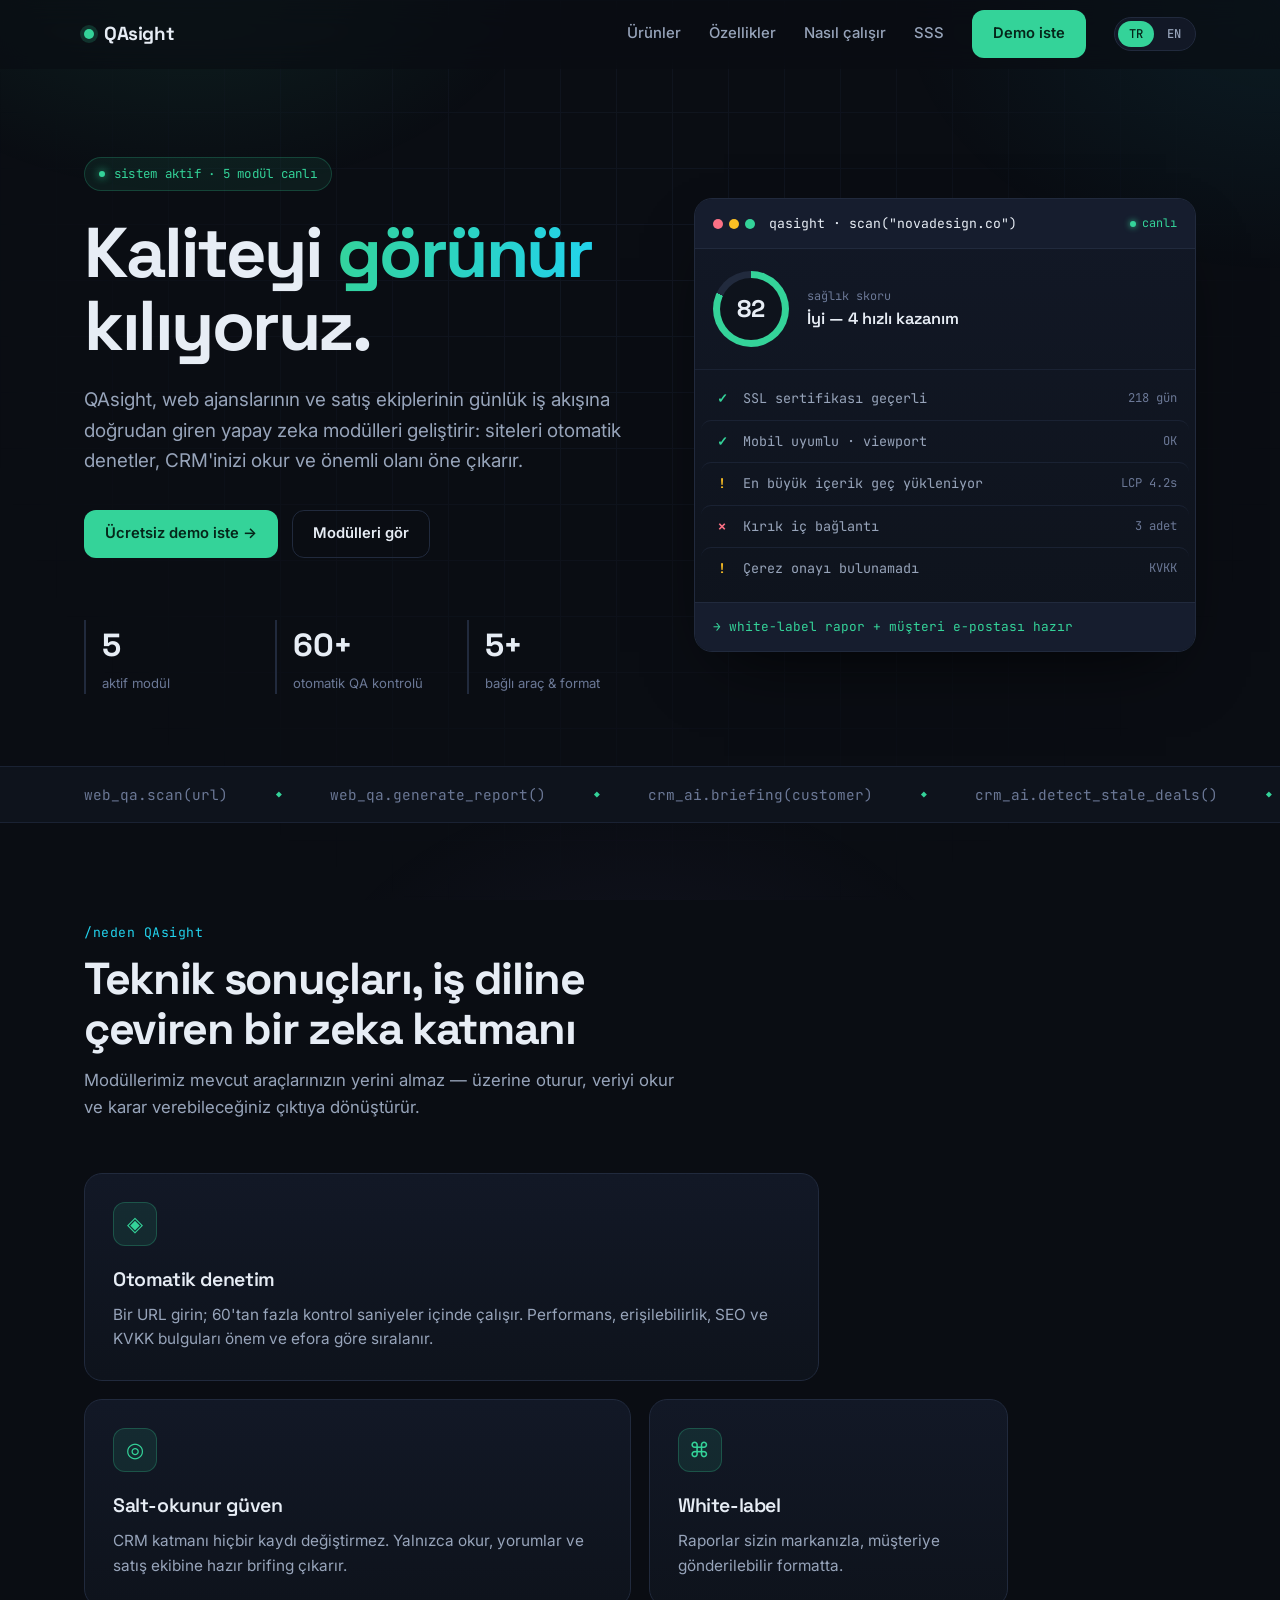
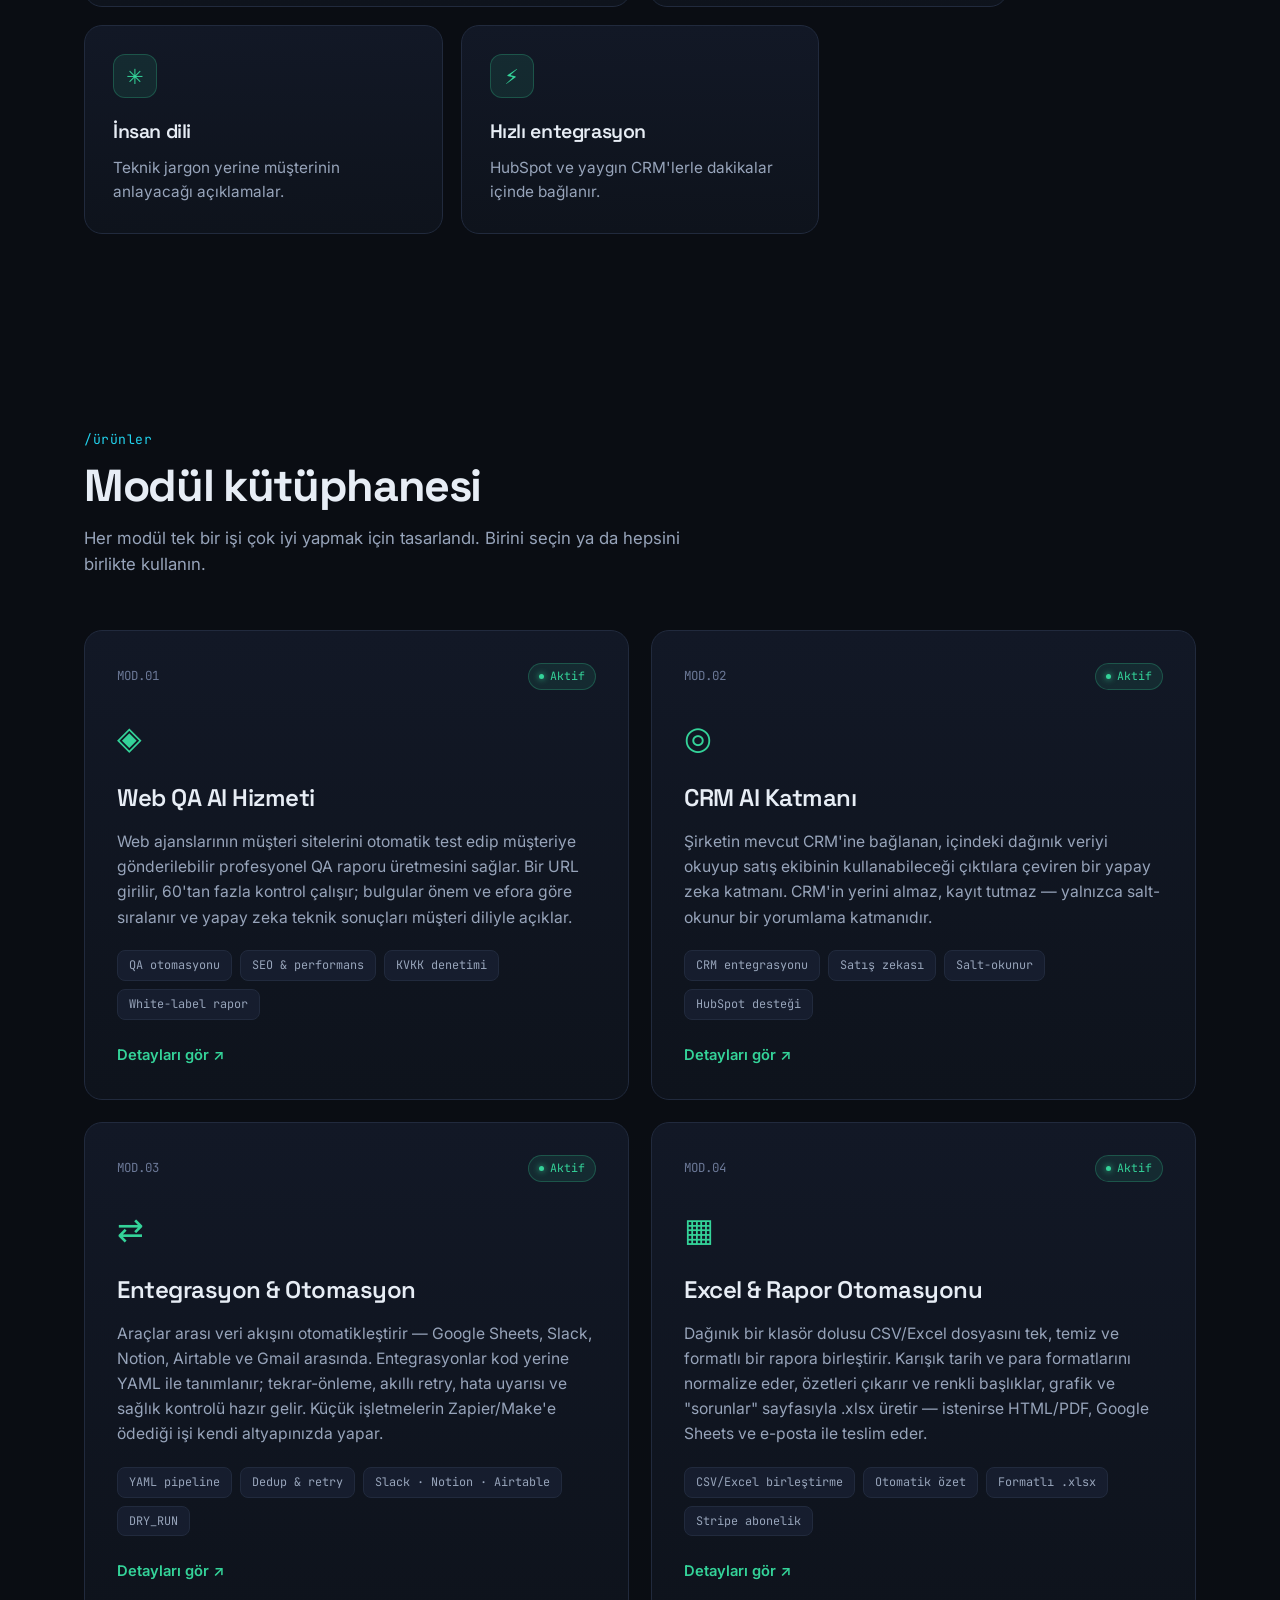
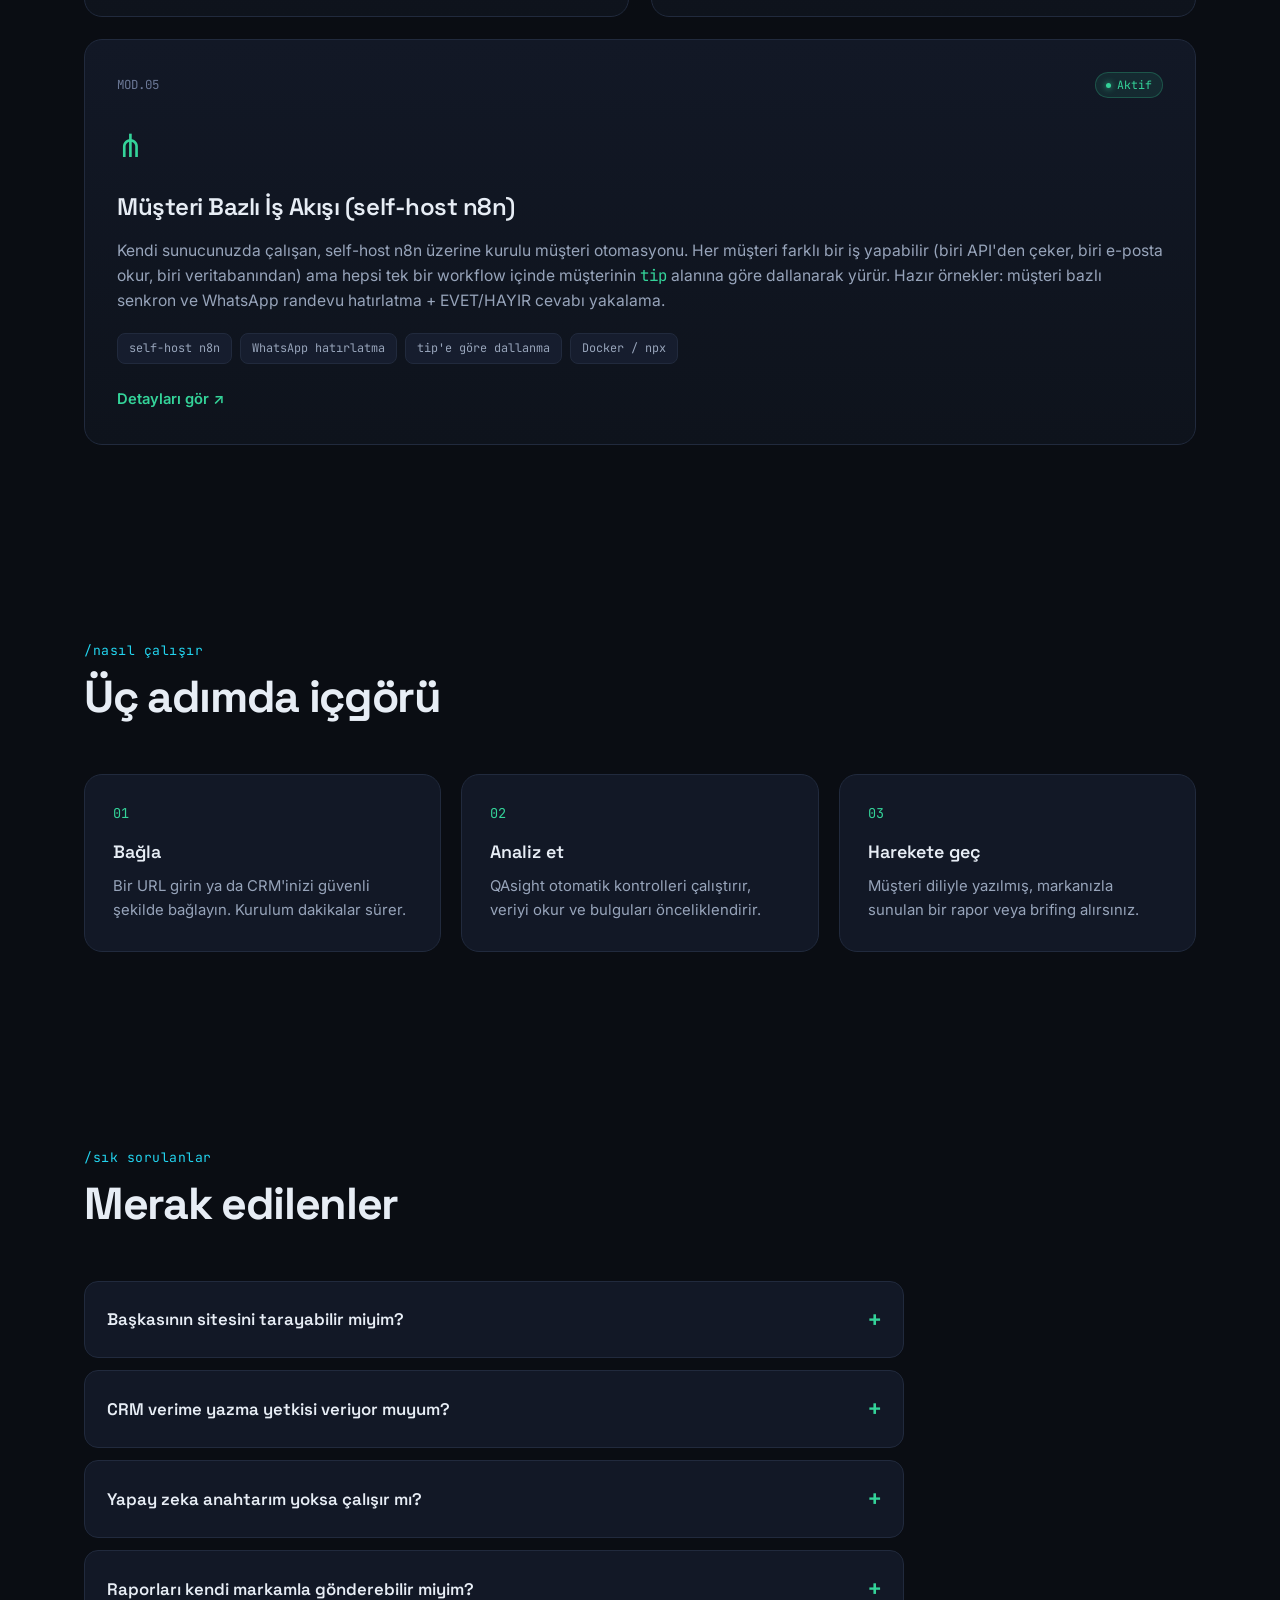
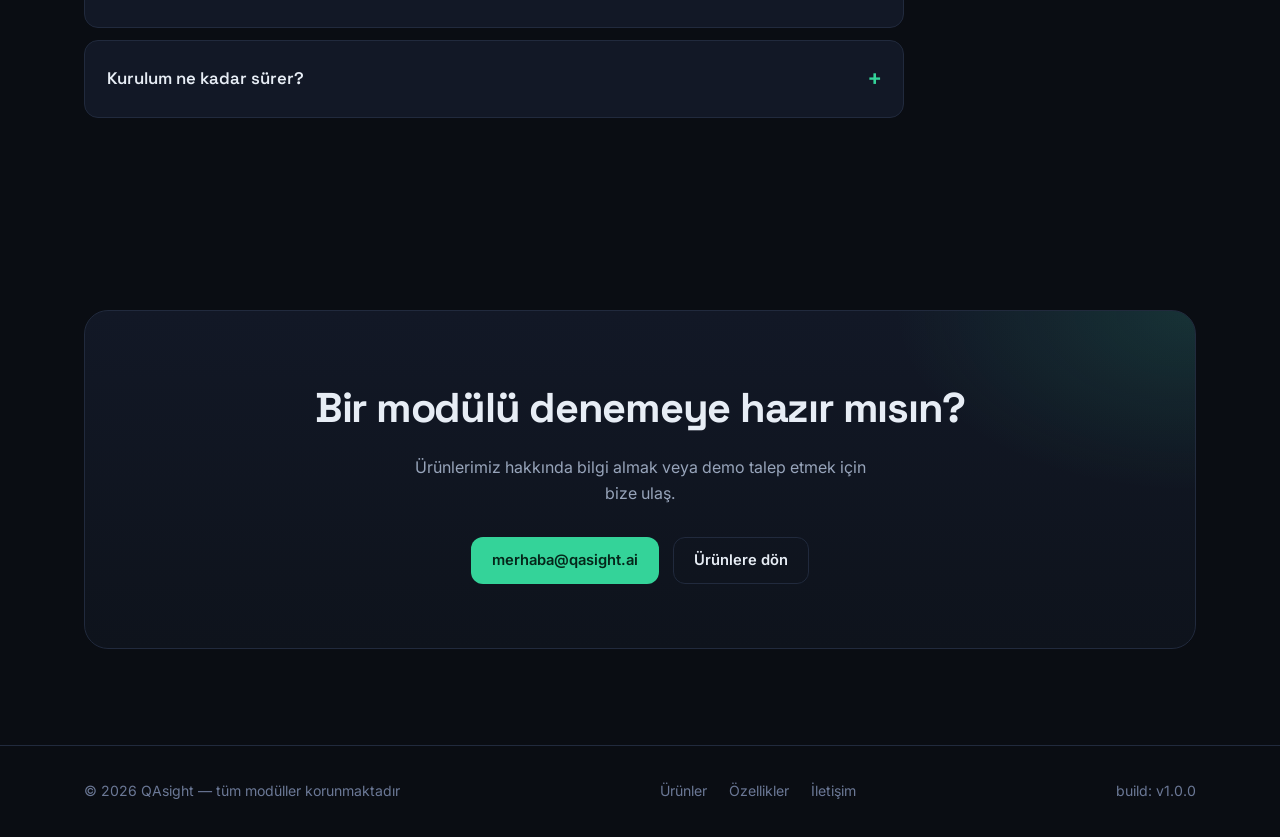
<file: index.html>
<!DOCTYPE html>
<html lang="tr">
<head>
<meta charset="UTF-8">
<meta name="viewport" content="width=device-width, initial-scale=1.0">
<title>QAsight — Web QA & CRM için yapay zeka</title>
<meta name="description" content="QAsight, web ajansları ve satış ekipleri için yapay zeka modülleri geliştirir: siteleri otomatik denetler, CRM verinizi okur ve önemli olanı öne çıkarır.">
<meta name="theme-color" content="#0a0d13">
<meta property="og:type" content="website">
<meta property="og:site_name" content="QAsight">
<meta property="og:title" content="QAsight — Web QA & CRM için yapay zeka">
<meta property="og:description" content="Siteleri otomatik denetleyen ve CRM verinizi okuyup önemli olanı öne çıkaran yapay zeka modülleri.">
<meta name="twitter:card" content="summary_large_image">
<link rel="icon" href="data:image/svg+xml,%3Csvg xmlns='http://www.w3.org/2000/svg' viewBox='0 0 32 32'%3E%3Crect width='32' height='32' rx='7' fill='%230a0d13'/%3E%3Cpath d='M9 16.5l4.5 4.5L23 11' stroke='%2334d399' stroke-width='3' fill='none' stroke-linecap='round' stroke-linejoin='round'/%3E%3C/svg%3E">
<link rel="preconnect" href="https://fonts.googleapis.com">
<link rel="preconnect" href="https://fonts.gstatic.com" crossorigin>
<link href="https://fonts.googleapis.com/css2?family=Inter:wght@400;500;600&family=JetBrains+Mono:wght@400;500;600&family=Space+Grotesk:wght@400;500;600;700&display=swap" rel="stylesheet">
<link rel="stylesheet" href="style.css">
</head>
<body>

<a class="skip-link" href="#products" data-i18n="skip">İçeriğe geç</a>

<nav id="nav">
  <div class="wrap">
    <div class="logo"><span class="dot"></span>QAsight</div>
    <div class="nav-right">
      <a class="navlink" href="#products" data-i18n="nav.products">Ürünler</a>
      <a class="navlink" href="#features" data-i18n="nav.features">Özellikler</a>
      <a class="navlink" href="#how" data-i18n="nav.how">Nasıl çalışır</a>
      <a class="navlink" href="#faq" data-i18n="nav.faq">SSS</a>
      <a class="cta-btn" href="#contact" data-i18n="nav.demo">Demo iste</a>
      <div class="lang-switch" role="group" aria-label="Dil / Language">
        <button class="lang-btn" data-lang="tr" type="button">TR</button>
        <button class="lang-btn" data-lang="en" type="button">EN</button>
      </div>
    </div>
    <button class="hamburger" id="hamburger" aria-label="Menüyü aç" aria-expanded="false" aria-controls="mobileMenu"><span></span></button>
  </div>
</nav>
<div class="mobile-menu" id="mobileMenu">
  <div class="wrap">
    <div class="lang-switch" role="group" aria-label="Dil / Language">
      <button class="lang-btn" data-lang="tr" type="button">TR</button>
      <button class="lang-btn" data-lang="en" type="button">EN</button>
    </div>
    <a href="#products" data-i18n="nav.products">Ürünler</a>
    <a href="#features" data-i18n="nav.features">Özellikler</a>
    <a href="#how" data-i18n="nav.how">Nasıl çalışır</a>
    <a href="#faq" data-i18n="nav.faq">SSS</a>
    <a class="cta-btn" href="#contact" data-i18n="nav.demo">Demo iste</a>
  </div>
</div>

<header class="hero">
  <div class="wrap">
    <div class="hero-copy">
      <div class="eyebrow reveal" data-i18n="hero.eyebrow">sistem aktif · 5 modül canlı</div>
      <h1 class="reveal" style="--d:.05s" data-i18n="hero.h1">Kaliteyi <span class="accent">görünür</span> kılıyoruz.</h1>
      <p class="hero-sub reveal" style="--d:.1s" data-i18n="hero.sub">QAsight, web ajanslarının ve satış ekiplerinin günlük iş akışına doğrudan giren yapay zeka modülleri geliştirir: siteleri otomatik denetler, CRM'inizi okur ve önemli olanı öne çıkarır.</p>
      <div class="hero-actions reveal" style="--d:.15s">
        <a class="cta-btn" href="#contact" data-i18n="hero.cta">Ücretsiz demo iste →</a>
        <a class="btn-outline" href="#products" data-i18n="hero.modules">Modülleri gör</a>
      </div>
      <div class="hero-meta reveal" style="--d:.2s">
        <div><div class="num" data-count="5">0</div><div class="label" data-i18n="hero.m1">aktif modül</div></div>
        <div><div class="num" data-count="60" data-suffix="+">0</div><div class="label" data-i18n="hero.m2">otomatik QA kontrolü</div></div>
        <div><div class="num" data-count="5" data-suffix="+">0</div><div class="label" data-i18n="hero.m3">bağlı araç &amp; format</div></div>
      </div>
    </div>

    <div class="hero-visual reveal" style="--d:.25s" aria-hidden="true">
      <div class="report-card">
        <div class="report-head">
          <span class="traffic"><i></i><i></i><i></i></span>
          <span class="url">qasight · scan("novadesign.co")</span>
          <span class="live" data-i18n="rc.live">canlı</span>
        </div>
        <div class="report-score">
          <div class="score-ring"><b>82</b></div>
          <div class="label">
            <small data-i18n="rc.score">sağlık skoru</small>
            <strong data-i18n="rc.state">İyi — 4 hızlı kazanım</strong>
          </div>
        </div>
        <div class="report-rows">
          <div class="report-row ok"><span class="mark">✓</span><span class="txt" data-i18n="rc.r1">SSL sertifikası geçerli</span><span class="meta" data-i18n="rc.r1m">218 gün</span></div>
          <div class="report-row ok"><span class="mark">✓</span><span class="txt" data-i18n="rc.r2">Mobil uyumlu · viewport</span><span class="meta">OK</span></div>
          <div class="report-row warn"><span class="mark">!</span><span class="txt" data-i18n="rc.r3">En büyük içerik geç yükleniyor</span><span class="meta">LCP 4.2s</span></div>
          <div class="report-row err"><span class="mark">✕</span><span class="txt" data-i18n="rc.r4">Kırık iç bağlantı</span><span class="meta" data-i18n="rc.r4m">3 adet</span></div>
          <div class="report-row warn"><span class="mark">!</span><span class="txt" data-i18n="rc.r5">Çerez onayı bulunamadı</span><span class="meta" data-i18n="rc.r5m">KVKK</span></div>
        </div>
        <div class="report-foot" data-i18n="rc.foot">→ white-label rapor + müşteri e-postası hazır</div>
      </div>
    </div>
  </div>
</header>

<div class="strip">
  <div class="wrap">
    <div class="marquee" id="marquee"></div>
  </div>
</div>

<!-- FEATURES / BENTO -->
<section id="features">
  <div class="wrap">
    <div class="section-head reveal">
      <span class="section-tag" data-i18n="feat.tag">/neden QAsight</span>
      <h2 data-i18n="feat.h2">Teknik sonuçları, iş diline çeviren bir zeka katmanı</h2>
      <p data-i18n="feat.p">Modüllerimiz mevcut araçlarınızın yerini almaz — üzerine oturur, veriyi okur ve karar verebileceğiniz çıktıya dönüştürür.</p>
    </div>
    <div class="bento">
      <div class="bento-item wide reveal glow" style="--d:0s">
        <div class="bento-icon">◈</div>
        <h3 data-i18n="feat.b1h">Otomatik denetim</h3>
        <p data-i18n="feat.b1p">Bir URL girin; 60'tan fazla kontrol saniyeler içinde çalışır. Performans, erişilebilirlik, SEO ve KVKK bulguları önem ve efora göre sıralanır.</p>
      </div>
      <div class="bento-item half reveal glow" style="--d:.05s">
        <div class="bento-icon">◎</div>
        <h3 data-i18n="feat.b2h">Salt-okunur güven</h3>
        <p data-i18n="feat.b2p">CRM katmanı hiçbir kaydı değiştirmez. Yalnızca okur, yorumlar ve satış ekibine hazır brifing çıkarır.</p>
      </div>
      <div class="bento-item third reveal glow" style="--d:.1s">
        <div class="bento-icon">⌘</div>
        <h3 data-i18n="feat.b3h">White-label</h3>
        <p data-i18n="feat.b3p">Raporlar sizin markanızla, müşteriye gönderilebilir formatta.</p>
      </div>
      <div class="bento-item third reveal glow" style="--d:.15s">
        <div class="bento-icon">✳</div>
        <h3 data-i18n="feat.b4h">İnsan dili</h3>
        <p data-i18n="feat.b4p">Teknik jargon yerine müşterinin anlayacağı açıklamalar.</p>
      </div>
      <div class="bento-item third reveal glow" style="--d:.2s">
        <div class="bento-icon">⚡</div>
        <h3 data-i18n="feat.b5h">Hızlı entegrasyon</h3>
        <p data-i18n="feat.b5p">HubSpot ve yaygın CRM'lerle dakikalar içinde bağlanır.</p>
      </div>
    </div>
  </div>
</section>

<!-- PRODUCTS -->
<section id="products">
  <div class="wrap">
    <div class="section-head reveal">
      <span class="section-tag" data-i18n="prod.tag">/ürünler</span>
      <h2 data-i18n="prod.h2">Modül kütüphanesi</h2>
      <p data-i18n="prod.p">Her modül tek bir işi çok iyi yapmak için tasarlandı. Birini seçin ya da hepsini birlikte kullanın.</p>
    </div>
    <div class="product-grid two-col">

      <a class="card-link reveal" href="web-qa.html" style="--d:0s">
      <div class="card glow">
        <div class="card-top"><span class="card-id">MOD.01</span><span class="card-status" data-i18n="common.active">Aktif</span></div>
        <div class="card-icon">◈</div>
        <h3 data-i18n="prod.p1h">Web QA AI Hizmeti</h3>
        <p data-i18n="prod.p1p">Web ajanslarının müşteri sitelerini otomatik test edip müşteriye gönderilebilir profesyonel QA raporu üretmesini sağlar. Bir URL girilir, 60'tan fazla kontrol çalışır; bulgular önem ve efora göre sıralanır ve yapay zeka teknik sonuçları müşteri diliyle açıklar.</p>
        <div class="tags"><span class="tag" data-i18n="prod.p1t1">QA otomasyonu</span><span class="tag" data-i18n="prod.p1t2">SEO &amp; performans</span><span class="tag" data-i18n="prod.p1t3">KVKK denetimi</span><span class="tag" data-i18n="prod.p1t4">White-label rapor</span></div>
        <span class="card-more" data-i18n="common.details">Detayları gör ↗</span>
      </div>
      </a>

      <a class="card-link reveal" href="crm-ai.html" style="--d:.08s">
      <div class="card glow">
        <div class="card-top"><span class="card-id">MOD.02</span><span class="card-status" data-i18n="common.active">Aktif</span></div>
        <div class="card-icon">◎</div>
        <h3 data-i18n="prod.p2h">CRM AI Katmanı</h3>
        <p data-i18n="prod.p2p">Şirketin mevcut CRM'ine bağlanan, içindeki dağınık veriyi okuyup satış ekibinin kullanabileceği çıktılara çeviren bir yapay zeka katmanı. CRM'in yerini almaz, kayıt tutmaz — yalnızca salt-okunur bir yorumlama katmanıdır.</p>
        <div class="tags"><span class="tag" data-i18n="prod.p2t1">CRM entegrasyonu</span><span class="tag" data-i18n="prod.p2t2">Satış zekası</span><span class="tag" data-i18n="prod.p2t3">Salt-okunur</span><span class="tag" data-i18n="prod.p2t4">HubSpot desteği</span></div>
        <span class="card-more" data-i18n="common.details">Detayları gör ↗</span>
      </div>
      </a>

      <a class="card-link reveal" href="tool-integration.html" style="--d:.16s">
      <div class="card glow">
        <div class="card-top"><span class="card-id">MOD.03</span><span class="card-status" data-i18n="common.active">Aktif</span></div>
        <div class="card-icon">⇄</div>
        <h3 data-i18n="prod.p3h">Entegrasyon &amp; Otomasyon</h3>
        <p data-i18n="prod.p3p">Araçlar arası veri akışını otomatikleştirir — Google Sheets, Slack, Notion, Airtable ve Gmail arasında. Entegrasyonlar kod yerine YAML ile tanımlanır; tekrar-önleme, akıllı retry, hata uyarısı ve sağlık kontrolü hazır gelir. Küçük işletmelerin Zapier/Make'e ödediği işi kendi altyapınızda yapar.</p>
        <div class="tags"><span class="tag" data-i18n="prod.p3t1">YAML pipeline</span><span class="tag" data-i18n="prod.p3t2">Dedup &amp; retry</span><span class="tag">Slack · Notion · Airtable</span><span class="tag">DRY_RUN</span></div>
        <span class="card-more" data-i18n="common.details">Detayları gör ↗</span>
      </div>
      </a>

      <a class="card-link reveal" href="excel-reports.html" style="--d:.24s">
      <div class="card glow">
        <div class="card-top"><span class="card-id">MOD.04</span><span class="card-status" data-i18n="common.active">Aktif</span></div>
        <div class="card-icon">▦</div>
        <h3 data-i18n="prod.p4h">Excel &amp; Rapor Otomasyonu</h3>
        <p data-i18n="prod.p4p">Dağınık bir klasör dolusu CSV/Excel dosyasını tek, temiz ve formatlı bir rapora birleştirir. Karışık tarih ve para formatlarını normalize eder, özetleri çıkarır ve renkli başlıklar, grafik ve "sorunlar" sayfasıyla .xlsx üretir — istenirse HTML/PDF, Google Sheets ve e-posta ile teslim eder.</p>
        <div class="tags"><span class="tag" data-i18n="prod.p4t1">CSV/Excel birleştirme</span><span class="tag" data-i18n="prod.p4t2">Otomatik özet</span><span class="tag" data-i18n="prod.p4t3">Formatlı .xlsx</span><span class="tag" data-i18n="prod.p4t4">Stripe abonelik</span></div>
        <span class="card-more" data-i18n="common.details">Detayları gör ↗</span>
      </div>
      </a>

      <a class="card-link reveal" href="n8n-automation.html" style="grid-column:1/-1; --d:.3s">
      <div class="card glow">
        <div class="card-top"><span class="card-id">MOD.05</span><span class="card-status" data-i18n="common.active">Aktif</span></div>
        <div class="card-icon">⋔</div>
        <h3 data-i18n="prod.p5h">Müşteri Bazlı İş Akışı (self-host n8n)</h3>
        <p data-i18n="prod.p5p">Kendi sunucunuzda çalışan, self-host n8n üzerine kurulu müşteri otomasyonu. Her müşteri farklı bir iş yapabilir (biri API'den çeker, biri e-posta okur, biri veritabanından) ama hepsi tek bir workflow içinde müşterinin <span style="font-family:var(--mono);color:var(--accent)">tip</span> alanına göre dallanarak yürür. Hazır örnekler: müşteri bazlı senkron ve WhatsApp randevu hatırlatma + EVET/HAYIR cevabı yakalama.</p>
        <div class="tags"><span class="tag">self-host n8n</span><span class="tag" data-i18n="prod.p5t2">WhatsApp hatırlatma</span><span class="tag" data-i18n="prod.p5t3">tip'e göre dallanma</span><span class="tag">Docker / npx</span></div>
        <span class="card-more" data-i18n="common.details">Detayları gör ↗</span>
      </div>
      </a>

    </div>
  </div>
</section>

<!-- HOW IT WORKS -->
<section id="how">
  <div class="wrap">
    <div class="section-head reveal">
      <span class="section-tag" data-i18n="how.tag">/nasıl çalışır</span>
      <h2 data-i18n="how.h2">Üç adımda içgörü</h2>
    </div>
    <div class="steps">
      <div class="step reveal" style="--d:0s">
        <h4 data-i18n="how.s1h">Bağla</h4>
        <p data-i18n="how.s1p">Bir URL girin ya da CRM'inizi güvenli şekilde bağlayın. Kurulum dakikalar sürer.</p>
      </div>
      <div class="step reveal" style="--d:.08s">
        <h4 data-i18n="how.s2h">Analiz et</h4>
        <p data-i18n="how.s2p">QAsight otomatik kontrolleri çalıştırır, veriyi okur ve bulguları önceliklendirir.</p>
      </div>
      <div class="step reveal" style="--d:.16s">
        <h4 data-i18n="how.s3h">Harekete geç</h4>
        <p data-i18n="how.s3p">Müşteri diliyle yazılmış, markanızla sunulan bir rapor veya brifing alırsınız.</p>
      </div>
    </div>
  </div>
</section>

<!-- FAQ -->
<section id="faq">
  <div class="wrap">
    <div class="section-head reveal">
      <span class="section-tag" data-i18n="faq.tag">/sık sorulanlar</span>
      <h2 data-i18n="faq.h2">Merak edilenler</h2>
    </div>
    <div class="faq-list">
      <details class="faq-item reveal">
        <summary data-i18n="faq.q1">Başkasının sitesini tarayabilir miyim?</summary>
        <div class="faq-body" data-i18n="faq.a1">Hayır. Web QA modülünde alan adı doğrulaması zorunludur — sahiplik bir meta etiketiyle kanıtlanmadan hiçbir tarama başlamaz. Ayrıca robots.txt'e uyulur ve form gönderimi varsayılan olarak kapalıdır.</div>
      </details>
      <details class="faq-item reveal">
        <summary data-i18n="faq.q2">CRM verime yazma yetkisi veriyor muyum?</summary>
        <div class="faq-body" data-i18n="faq.a2">Hayır. CRM AI Katmanı bilinçli olarak salt-okunurdur; hiçbir kaydı değiştirmez, silmez ya da yeni kayıt oluşturmaz. Yalnızca okur, yorumlar ve size brifing çıkarır — bu, teknik riski ve müşteri direncini azaltır.</div>
      </details>
      <details class="faq-item reveal">
        <summary data-i18n="faq.q3">Yapay zeka anahtarım yoksa çalışır mı?</summary>
        <div class="faq-body" data-i18n="faq.a3">Evet. LLM soyutlanmıştır: API anahtarı yoksa kural tabanlı bir yedeğe düşülür ve ürün çevrimdışı çalışmaya devam eder. Verinin binadan çıkmasını istemeyen firmalar için on-prem kurulum da mümkündür.</div>
      </details>
      <details class="faq-item reveal">
        <summary data-i18n="faq.q4">Raporları kendi markamla gönderebilir miyim?</summary>
        <div class="faq-body" data-i18n="faq.a4">Evet. Raporlar white-label'dır: kendi logonuz, marka renginiz ve paylaşılabilir link ile müşteriye doğrudan gönderilebilir. Ürün ayrıca kopyalayıp gönderebileceğiniz e-posta metnini de üretir.</div>
      </details>
      <details class="faq-item reveal">
        <summary data-i18n="faq.q5">Kurulum ne kadar sürer?</summary>
        <div class="faq-body" data-i18n="faq.a5">Web QA için bir URL girip sahipliği doğrulamak yeterli — dakikalar sürer. CRM tarafında HubSpot ve yaygın CRM'lere salt-okunur bir token ile bağlanılır; ilk brifingi aynı gün alırsınız.</div>
      </details>
    </div>
  </div>
</section>

<!-- CONTACT -->
<section id="contact">
  <div class="wrap">
    <div class="contact-box reveal">
      <h2 data-i18n="contact.h2">Bir modülü denemeye hazır mısın?</h2>
      <p data-i18n="contact.p">Ürünlerimiz hakkında bilgi almak veya demo talep etmek için bize ulaş.</p>
      <div class="contact-actions">
        <a class="cta-btn" href="mailto:merhaba@qasight.ai">merhaba@qasight.ai</a>
        <a class="btn-outline" href="#products" data-i18n="contact.back">Ürünlere dön</a>
      </div>
    </div>
  </div>
</section>

<footer>
  <div class="wrap">
    <span data-i18n="foot.rights">© 2026 QAsight — tüm modüller korunmaktadır</span>
    <div class="foot-links">
      <a href="#products" data-i18n="foot.products">Ürünler</a>
      <a href="#features" data-i18n="foot.features">Özellikler</a>
      <a href="mailto:merhaba@qasight.ai" data-i18n="foot.contact">İletişim</a>
    </div>
    <span data-i18n="foot.build">build: v1.0.0</span>
  </div>
</footer>

<script>
  /* marquee */
  const items = ["web_qa.scan(url)", "web_qa.generate_report()", "crm_ai.briefing(customer)", "crm_ai.detect_stale_deals()", "integrate.sheets_to_slack()", "integrate.pipeline.run(dry_run)", "reports.merge(folder)", "reports.export_xlsx()", "n8n.randevu_hatirlatma()", "n8n.switch(musteri.tip)", "crm_ai.weekly_summary()", "web_qa.client_email()"];
  const marquee = document.getElementById('marquee');
  const full = [...items, ...items];
  full.forEach(t => {
    const span = document.createElement('span');
    span.textContent = t;
    marquee.appendChild(span);
  });

  /* nav border on scroll */
  const nav = document.getElementById('nav');
  const onScroll = () => nav.classList.toggle('scrolled', window.scrollY > 8);
  onScroll();
  window.addEventListener('scroll', onScroll, { passive: true });

  /* mobile menu */
  const burger = document.getElementById('hamburger');
  const menu = document.getElementById('mobileMenu');
  const setMenu = (open) => {
    menu.classList.toggle('open', open);
    burger.setAttribute('aria-expanded', String(open));
    burger.setAttribute('aria-label', open ? 'Menüyü kapat' : 'Menüyü aç');
  };
  burger.addEventListener('click', () => setMenu(!menu.classList.contains('open')));
  menu.querySelectorAll('a').forEach(a => a.addEventListener('click', () => setMenu(false)));

  const reduce = window.matchMedia('(prefers-reduced-motion: reduce)').matches;

  /* scroll reveal */
  if (!reduce && 'IntersectionObserver' in window) {
    const io = new IntersectionObserver((entries) => {
      entries.forEach(e => {
        if (e.isIntersecting) { e.target.classList.add('in'); io.unobserve(e.target); }
      });
    }, { threshold: 0.12, rootMargin: '0px 0px -40px 0px' });
    document.querySelectorAll('.reveal').forEach(el => io.observe(el));
  } else {
    document.querySelectorAll('.reveal').forEach(el => el.classList.add('in'));
  }

  /* animated counters */
  const runCount = (el) => {
    const target = parseFloat(el.dataset.count);
    const suffix = el.dataset.suffix || '';
    if (reduce) { el.textContent = target + suffix; return; }
    const dur = 1100, start = performance.now();
    const tick = (now) => {
      const p = Math.min((now - start) / dur, 1);
      const eased = 1 - Math.pow(1 - p, 3);
      el.textContent = Math.round(target * eased) + suffix;
      if (p < 1) requestAnimationFrame(tick);
    };
    requestAnimationFrame(tick);
  };
  if ('IntersectionObserver' in window) {
    const co = new IntersectionObserver((entries) => {
      entries.forEach(e => { if (e.isIntersecting) { runCount(e.target); co.unobserve(e.target); } });
    }, { threshold: 0.6 });
    document.querySelectorAll('[data-count]').forEach(el => co.observe(el));
  } else {
    document.querySelectorAll('[data-count]').forEach(runCount);
  }

  /* pointer glow on cards */
  if (!reduce) {
    document.querySelectorAll('.glow').forEach(card => {
      card.addEventListener('pointermove', (ev) => {
        const r = card.getBoundingClientRect();
        card.style.setProperty('--mx', ((ev.clientX - r.left) / r.width * 100) + '%');
        card.style.setProperty('--my', ((ev.clientY - r.top) / r.height * 100) + '%');
      });
    });
  }
</script>

<script>
window.PAGE_I18N = {
  "doc.title": "QAsight — AI for Web QA & CRM",
  "skip": "Skip to content",
  "hero.eyebrow": "system active · 5 modules live",
  "hero.h1": "Making quality <span class=\"accent\">visible</span>.",
  "hero.sub": "QAsight builds AI modules that plug straight into the daily workflow of web agencies and sales teams: they audit sites automatically, read your CRM, and surface what matters.",
  "hero.cta": "Request a free demo →",
  "hero.modules": "See the modules",
  "hero.m1": "active modules",
  "hero.m2": "automated QA checks",
  "hero.m3": "connected tools &amp; formats",
  "rc.live": "live",
  "rc.score": "health score",
  "rc.state": "Good — 4 quick wins",
  "rc.r1": "SSL certificate valid",
  "rc.r1m": "218 days",
  "rc.r2": "Mobile-friendly · viewport",
  "rc.r3": "Largest content loads slowly",
  "rc.r4": "Broken internal link",
  "rc.r4m": "3 found",
  "rc.r5": "Cookie consent not found",
  "rc.r5m": "GDPR",
  "rc.foot": "→ white-label report + client email ready",
  "feat.tag": "/why QAsight",
  "feat.h2": "An intelligence layer that turns technical results into business language",
  "feat.p": "Our modules don't replace your existing tools — they sit on top, read the data and turn it into output you can act on.",
  "feat.b1h": "Automated audit",
  "feat.b1p": "Enter a URL; more than 60 checks run in seconds. Performance, accessibility, SEO and privacy findings are ranked by impact and effort.",
  "feat.b2h": "Read-only trust",
  "feat.b2p": "The CRM layer changes no records. It only reads, interprets, and produces a ready briefing for the sales team.",
  "feat.b3h": "White-label",
  "feat.b3p": "Reports carry your brand, in a format ready to send to the client.",
  "feat.b4h": "Human language",
  "feat.b4p": "Explanations the client understands, instead of technical jargon.",
  "feat.b5h": "Fast integration",
  "feat.b5p": "Connects to HubSpot and common CRMs within minutes.",
  "prod.tag": "/products",
  "prod.h2": "Module library",
  "prod.p": "Each module is designed to do one thing very well. Pick one, or use them all together.",
  "prod.p1h": "Web QA AI Service",
  "prod.p1p": "Lets web agencies automatically test client sites and produce a professional, client-ready QA report. Enter a URL, more than 60 checks run; findings are ranked by impact and effort, and AI explains the technical results in the client's language.",
  "prod.p1t1": "QA automation",
  "prod.p1t2": "SEO &amp; performance",
  "prod.p1t3": "Privacy audit",
  "prod.p1t4": "White-label report",
  "prod.p2h": "CRM AI Layer",
  "prod.p2p": "An AI layer that connects to the company's existing CRM, reads the messy data inside and turns it into output the sales team can use. It doesn't replace the CRM and keeps no records — it is a read-only interpretation layer.",
  "prod.p2t1": "CRM integration",
  "prod.p2t2": "Sales intelligence",
  "prod.p2t3": "Read-only",
  "prod.p2t4": "HubSpot support",
  "prod.p3h": "Integration &amp; Automation",
  "prod.p3p": "Automates data flow between tools — across Google Sheets, Slack, Notion, Airtable and Gmail. Integrations are defined in YAML instead of code; dedup, smart retry, failure alerts and health checks come built in. It does the work small businesses pay Zapier/Make for, on your own infrastructure.",
  "prod.p3t1": "YAML pipeline",
  "prod.p3t2": "Dedup &amp; retry",
  "prod.p4h": "Excel &amp; Report Automation",
  "prod.p4p": "Merges a whole folder of messy CSV/Excel files into one clean, formatted report. It normalizes mixed date and currency formats, extracts summaries and produces an .xlsx with colored headers, a chart and an \"issues\" sheet — and, on request, delivers via HTML/PDF, Google Sheets and email.",
  "prod.p4t1": "CSV/Excel merge",
  "prod.p4t2": "Automatic summary",
  "prod.p4t3": "Formatted .xlsx",
  "prod.p4t4": "Stripe subscription",
  "prod.p5h": "Customer-Based Workflow (self-host n8n)",
  "prod.p5p": "Customer automation running on your own server, built on self-hosted n8n. Each customer can do a different job (one pulls from an API, one reads email, one from a database) but all run inside a single workflow, branching on the customer's <span style=\"font-family:var(--mono);color:var(--accent)\">type</span> field. Ready examples: customer-based sync and WhatsApp appointment reminders + YES/NO reply capture.",
  "prod.p5t2": "WhatsApp reminder",
  "prod.p5t3": "branch by type",
  "how.tag": "/how it works",
  "how.h2": "Insight in three steps",
  "how.s1h": "Connect",
  "how.s1p": "Enter a URL or securely connect your CRM. Setup takes minutes.",
  "how.s2h": "Analyze",
  "how.s2p": "QAsight runs the automated checks, reads the data and prioritizes the findings.",
  "how.s3h": "Act",
  "how.s3p": "You get a report or briefing written in the client's language, presented with your brand.",
  "faq.tag": "/frequently asked",
  "faq.h2": "Common questions",
  "faq.q1": "Can I scan someone else's site?",
  "faq.a1": "No. The Web QA module requires domain verification — no scan starts until ownership is proven with a meta tag. It also respects robots.txt, and form submission is off by default.",
  "faq.q2": "Am I giving write access to my CRM data?",
  "faq.a2": "No. The CRM AI Layer is intentionally read-only; it changes, deletes or creates no records. It only reads, interprets and produces a briefing for you — which lowers technical risk and customer resistance.",
  "faq.q3": "Does it work without an AI key?",
  "faq.a3": "Yes. The LLM is abstracted: with no API key it falls back to a rule-based path and the product keeps working offline. An on-prem install is also possible for companies that don't want data leaving the building.",
  "faq.q4": "Can I send reports under my own brand?",
  "faq.a4": "Yes. Reports are white-label: they can be sent straight to the client with your own logo, brand color and a shareable link. The product also generates the email text you can copy and send.",
  "faq.q5": "How long does setup take?",
  "faq.a5": "For Web QA, entering a URL and verifying ownership is enough — it takes minutes. On the CRM side you connect to HubSpot and common CRMs with a read-only token; you get the first briefing the same day.",
  "contact.h2": "Ready to try a module?",
  "contact.p": "Reach out to learn more about our products or request a demo.",
  "contact.back": "Back to products",
  "foot.products": "Products",
  "foot.features": "Features",
  "foot.contact": "Contact"
};
</script>
<script src="i18n.js"></script>

</body>
</html>
</file>
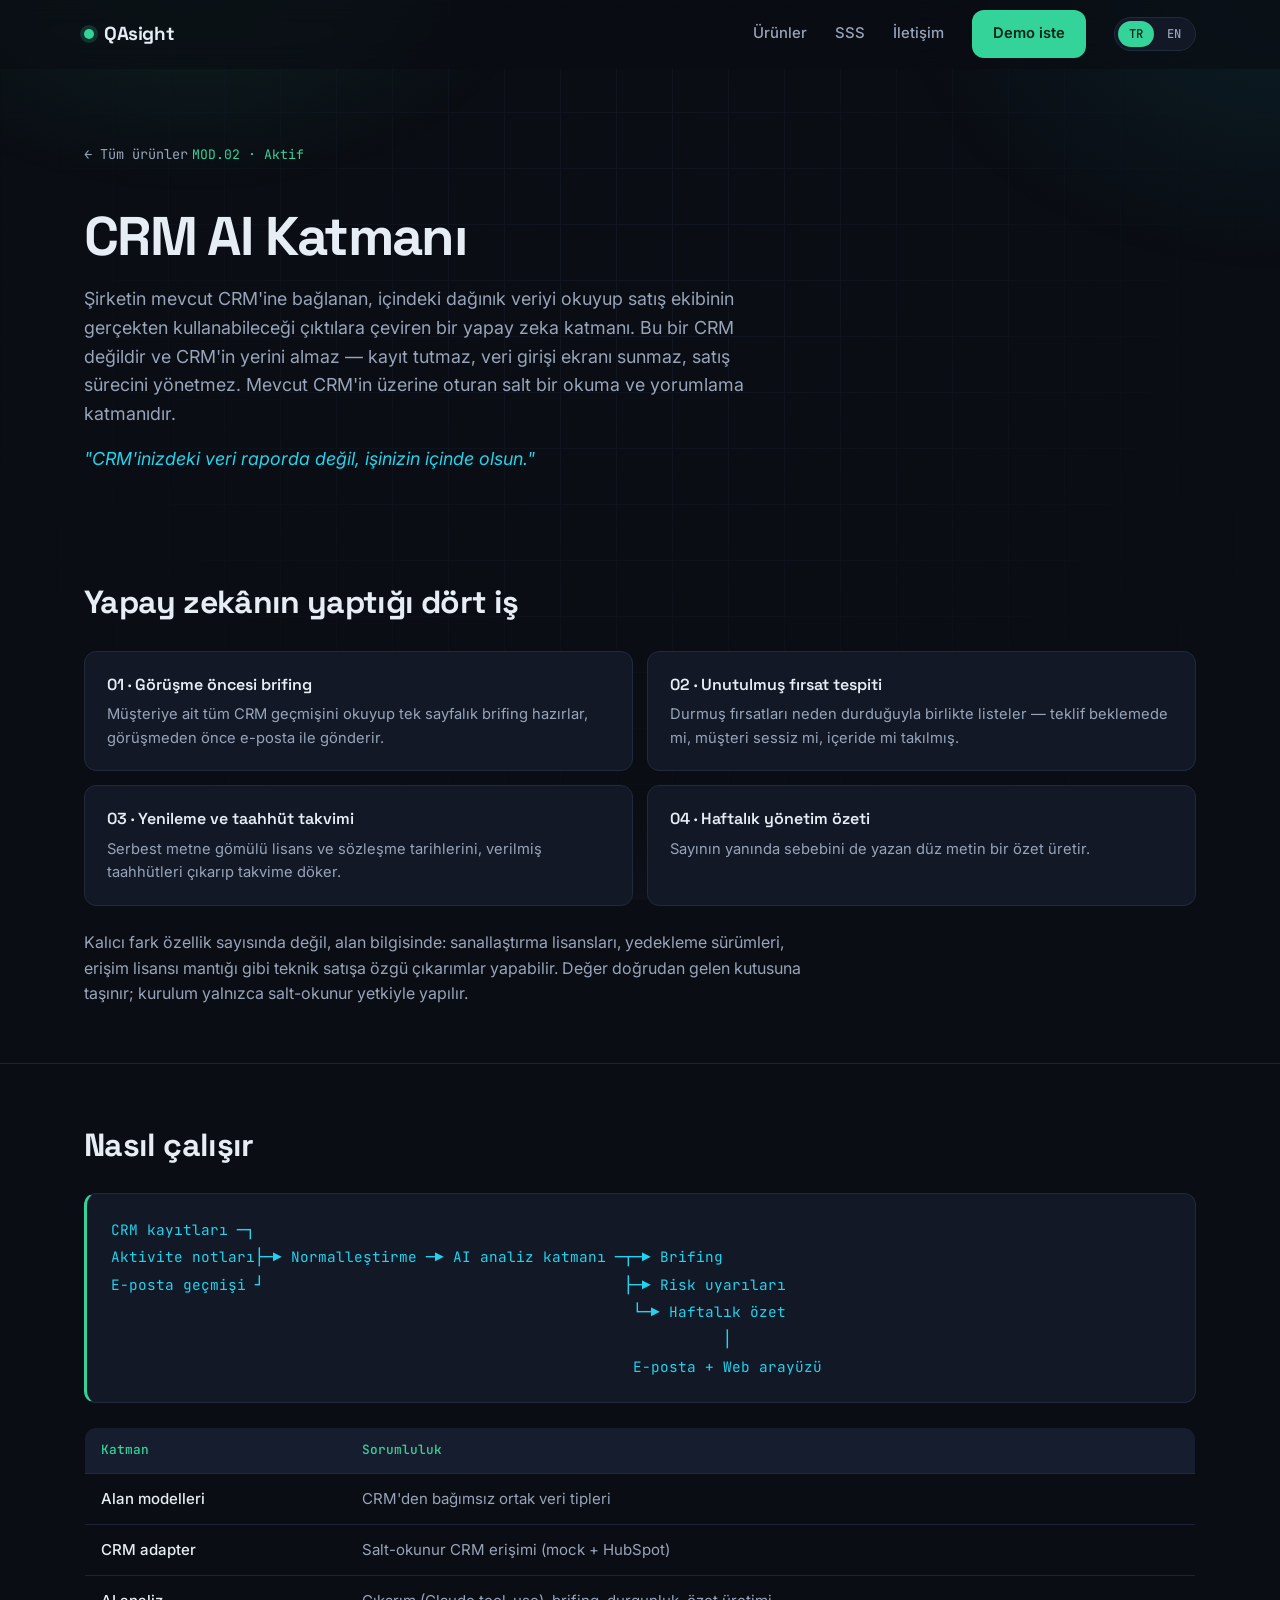
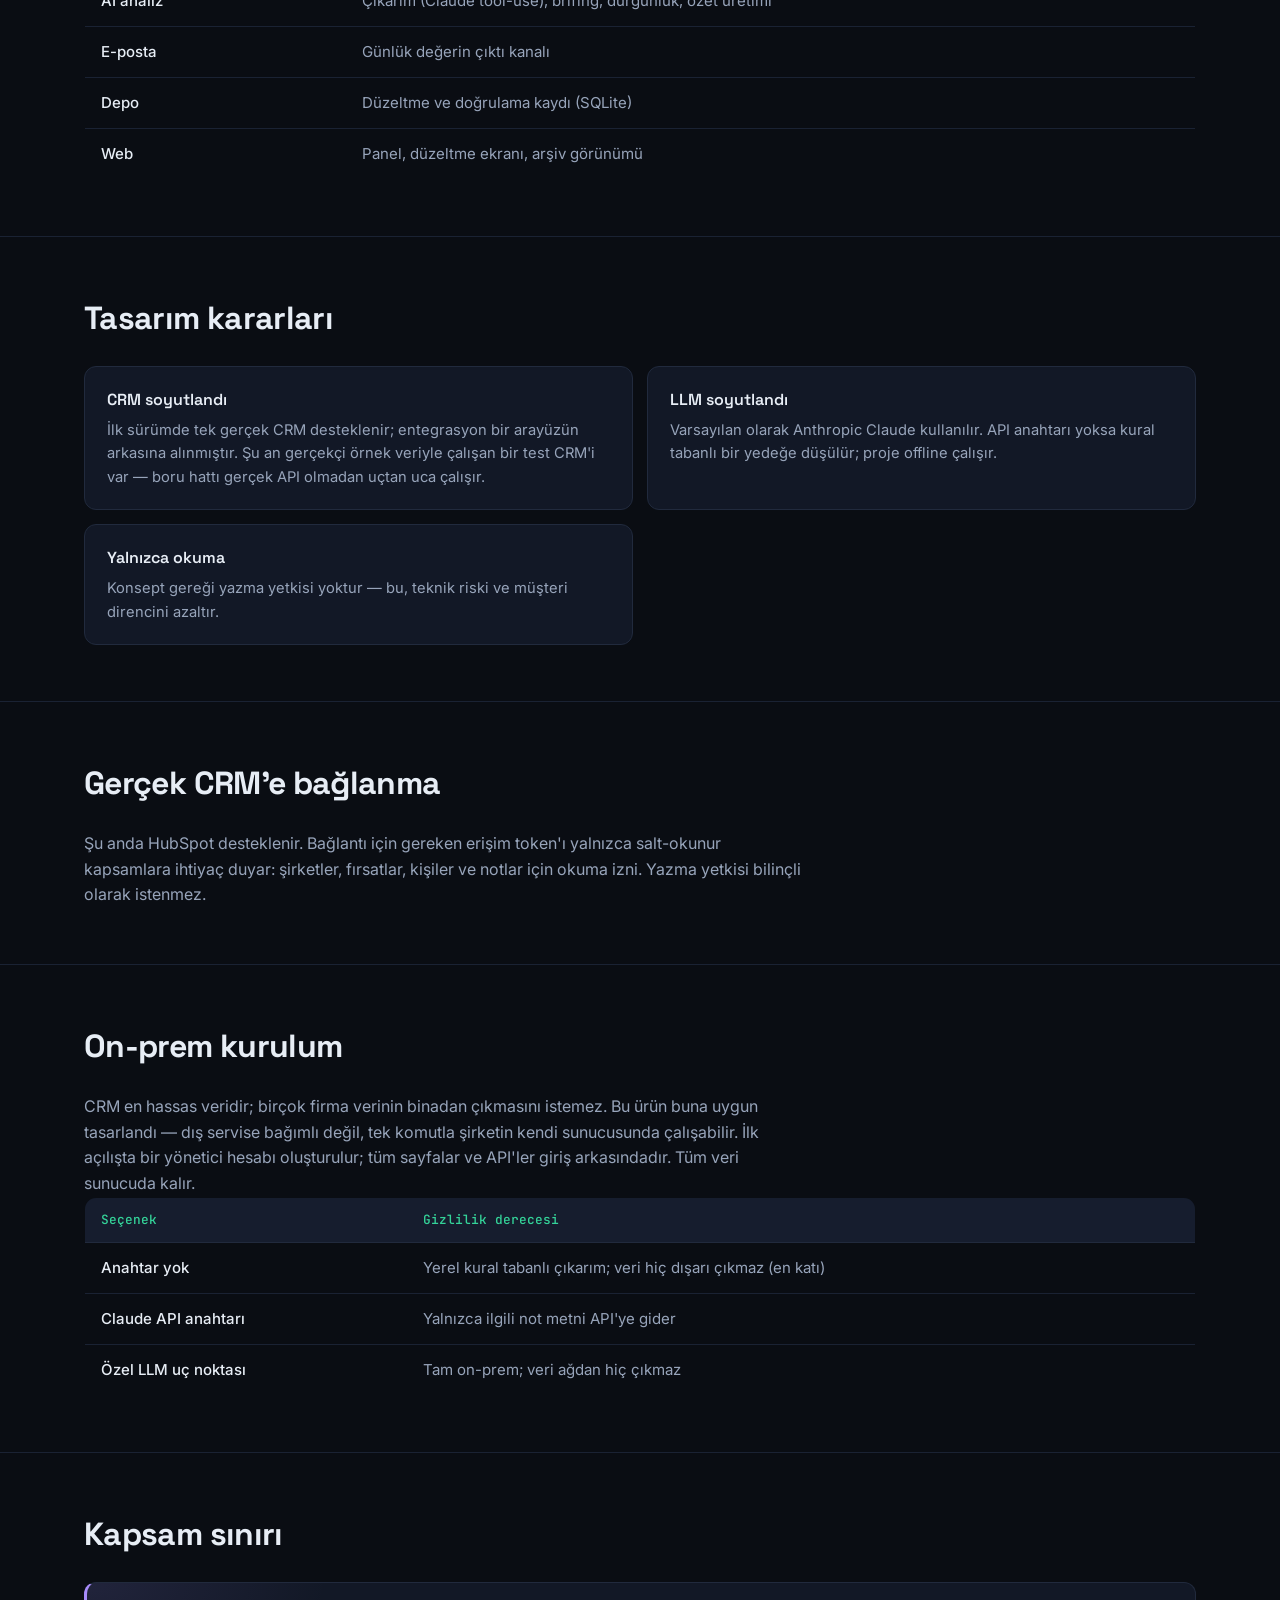
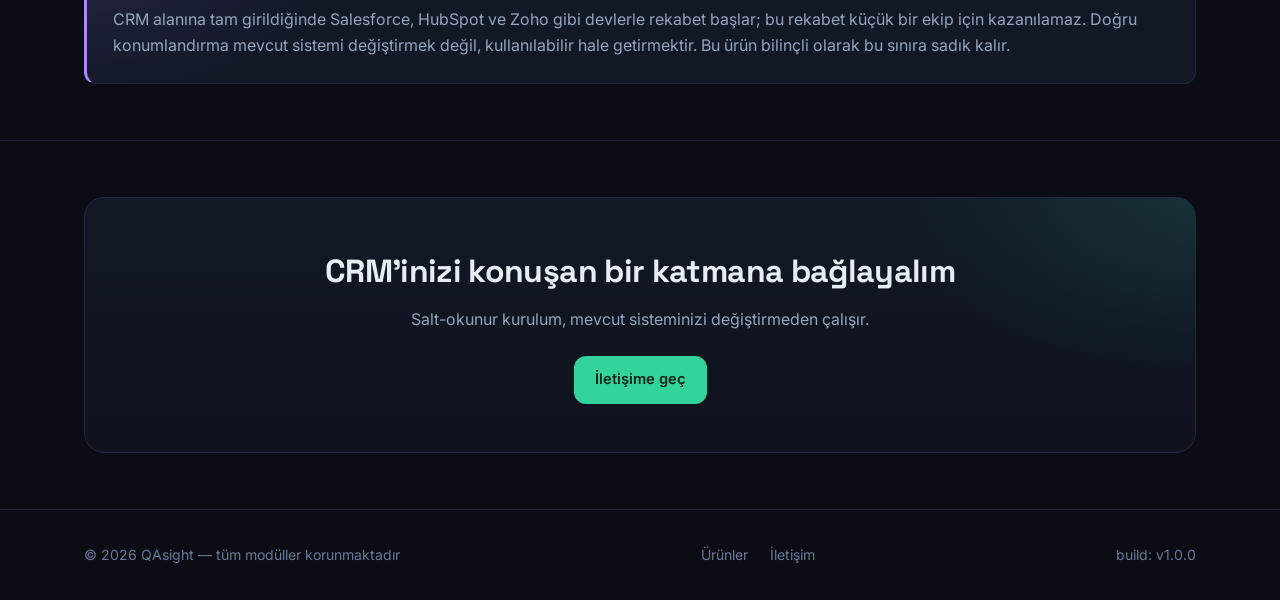
<file: crm-ai.html>
<!DOCTYPE html>
<html lang="tr">
<head>
<meta charset="UTF-8">
<meta name="viewport" content="width=device-width, initial-scale=1.0">
<title>CRM AI Katmanı — QAsight</title>
<meta name="description" content="QAsight CRM AI Katmanı: mevcut CRM'inize bağlanan, dağınık veriyi satış ekibinin kullanabileceği çıktılara çeviren salt-okunur yapay zeka katmanı.">
<meta name="theme-color" content="#0a0d13">
<link rel="icon" href="data:image/svg+xml,%3Csvg xmlns='http://www.w3.org/2000/svg' viewBox='0 0 32 32'%3E%3Crect width='32' height='32' rx='7' fill='%230a0d13'/%3E%3Cpath d='M9 16.5l4.5 4.5L23 11' stroke='%2334d399' stroke-width='3' fill='none' stroke-linecap='round' stroke-linejoin='round'/%3E%3C/svg%3E">
<link rel="preconnect" href="https://fonts.googleapis.com">
<link rel="preconnect" href="https://fonts.gstatic.com" crossorigin>
<link href="https://fonts.googleapis.com/css2?family=Inter:wght@400;500;600&family=JetBrains+Mono:wght@400;500;600&family=Space+Grotesk:wght@400;500;600;700&display=swap" rel="stylesheet">
<link rel="stylesheet" href="style.css">
</head>
<body>

<nav id="nav">
  <div class="wrap">
    <a class="logo" href="index.html"><span class="dot"></span>QAsight</a>
    <div class="nav-right">
      <a class="navlink" href="index.html#products" data-i18n="nav.products">Ürünler</a>
      <a class="navlink" href="index.html#faq" data-i18n="nav.faq">SSS</a>
      <a class="navlink" href="index.html#contact" data-i18n="nav.contact">İletişim</a>
      <a class="cta-btn" href="index.html#contact" data-i18n="nav.demo">Demo iste</a>
      <div class="lang-switch" role="group" aria-label="Dil / Language">
        <button class="lang-btn" data-lang="tr" type="button">TR</button>
        <button class="lang-btn" data-lang="en" type="button">EN</button>
      </div>
    </div>
    <button class="hamburger" id="hamburger" aria-label="Menüyü aç" aria-expanded="false" aria-controls="mobileMenu"><span></span></button>
  </div>
</nav>
<div class="mobile-menu" id="mobileMenu">
  <div class="wrap">
    <div class="lang-switch" role="group" aria-label="Dil / Language">
      <button class="lang-btn" data-lang="tr" type="button">TR</button>
      <button class="lang-btn" data-lang="en" type="button">EN</button>
    </div>
    <a href="index.html#products" data-i18n="nav.products">Ürünler</a>
    <a href="index.html#faq" data-i18n="nav.faq">SSS</a>
    <a href="index.html#contact" data-i18n="nav.contact">İletişim</a>
    <a class="cta-btn" href="index.html#contact" data-i18n="nav.demo">Demo iste</a>
  </div>
</div>

<header class="detail-hero">
  <div class="wrap">
    <a class="back-link" href="index.html" data-i18n="common.back">← Tüm ürünler</a>
    <span class="card-id" data-i18n="cr.id">MOD.02 · Aktif</span>
    <h1 data-i18n="cr.h1">CRM AI Katmanı</h1>
    <p class="lede" data-i18n="cr.lede">Şirketin mevcut CRM'ine bağlanan, içindeki dağınık veriyi okuyup satış ekibinin gerçekten kullanabileceği çıktılara çeviren bir yapay zeka katmanı. Bu bir CRM değildir ve CRM'in yerini almaz — kayıt tutmaz, veri girişi ekranı sunmaz, satış sürecini yönetmez. Mevcut CRM'in üzerine oturan salt bir okuma ve yorumlama katmanıdır.</p>
    <p class="lede" style="margin-top:16px; font-style:italic; color:var(--accent-2);" data-i18n="cr.quote">"CRM'inizdeki veri raporda değil, işinizin içinde olsun."</p>
  </div>
</header>

<section class="detail-section">
  <div class="wrap">
    <h2 data-i18n="cr.s1h">Yapay zekânın yaptığı dört iş</h2>
    <div class="diff-grid" data-i18n="cr.grid1">
      <div class="diff-row"><div class="diff-label">01 · Görüşme öncesi brifing</div><div class="diff-desc">Müşteriye ait tüm CRM geçmişini okuyup tek sayfalık brifing hazırlar, görüşmeden önce e-posta ile gönderir.</div></div>
      <div class="diff-row"><div class="diff-label">02 · Unutulmuş fırsat tespiti</div><div class="diff-desc">Durmuş fırsatları neden durduğuyla birlikte listeler — teklif beklemede mi, müşteri sessiz mi, içeride mi takılmış.</div></div>
      <div class="diff-row"><div class="diff-label">03 · Yenileme ve taahhüt takvimi</div><div class="diff-desc">Serbest metne gömülü lisans ve sözleşme tarihlerini, verilmiş taahhütleri çıkarıp takvime döker.</div></div>
      <div class="diff-row"><div class="diff-label">04 · Haftalık yönetim özeti</div><div class="diff-desc">Sayının yanında sebebini de yazan düz metin bir özet üretir.</div></div>
    </div>
    <p style="margin-top:24px;" data-i18n="cr.s1p">Kalıcı fark özellik sayısında değil, alan bilgisinde: sanallaştırma lisansları, yedekleme sürümleri, erişim lisansı mantığı gibi teknik satışa özgü çıkarımlar yapabilir. Değer doğrudan gelen kutusuna taşınır; kurulum yalnızca salt-okunur yetkiyle yapılır.</p>
  </div>
</section>

<section class="detail-section">
  <div class="wrap">
    <h2 data-i18n="cr.s2h">Nasıl çalışır</h2>
    <div class="flow" data-i18n="cr.flow">CRM kayıtları ─┐
Aktivite notları├─▶ Normalleştirme ─▶ AI analiz katmanı ─┬─▶ Brifing
E-posta geçmişi ┘                                        ├─▶ Risk uyarıları
                                                          └─▶ Haftalık özet
                                                                    │
                                                          E-posta + Web arayüzü</div>
    <table class="spec-table" style="margin-top:24px;" data-i18n="cr.tbl1">
      <tr><th>Katman</th><th>Sorumluluk</th></tr>
      <tr><td class="key">Alan modelleri</td><td>CRM'den bağımsız ortak veri tipleri</td></tr>
      <tr><td class="key">CRM adapter</td><td>Salt-okunur CRM erişimi (mock + HubSpot)</td></tr>
      <tr><td class="key">AI analiz</td><td>Çıkarım (Claude tool-use), brifing, durgunluk, özet üretimi</td></tr>
      <tr><td class="key">E-posta</td><td>Günlük değerin çıktı kanalı</td></tr>
      <tr><td class="key">Depo</td><td>Düzeltme ve doğrulama kaydı (SQLite)</td></tr>
      <tr><td class="key">Web</td><td>Panel, düzeltme ekranı, arşiv görünümü</td></tr>
    </table>
  </div>
</section>

<section class="detail-section">
  <div class="wrap">
    <h2 data-i18n="cr.s3h">Tasarım kararları</h2>
    <div class="diff-grid" data-i18n="cr.grid2">
      <div class="diff-row"><div class="diff-label">CRM soyutlandı</div><div class="diff-desc">İlk sürümde tek gerçek CRM desteklenir; entegrasyon bir arayüzün arkasına alınmıştır. Şu an gerçekçi örnek veriyle çalışan bir test CRM'i var — boru hattı gerçek API olmadan uçtan uca çalışır.</div></div>
      <div class="diff-row"><div class="diff-label">LLM soyutlandı</div><div class="diff-desc">Varsayılan olarak Anthropic Claude kullanılır. API anahtarı yoksa kural tabanlı bir yedeğe düşülür; proje offline çalışır.</div></div>
      <div class="diff-row"><div class="diff-label">Yalnızca okuma</div><div class="diff-desc">Konsept gereği yazma yetkisi yoktur — bu, teknik riski ve müşteri direncini azaltır.</div></div>
    </div>
  </div>
</section>

<section class="detail-section">
  <div class="wrap">
    <h2 data-i18n="cr.s4h">Gerçek CRM'e bağlanma</h2>
    <p data-i18n="cr.s4p">Şu anda HubSpot desteklenir. Bağlantı için gereken erişim token'ı yalnızca salt-okunur kapsamlara ihtiyaç duyar: şirketler, fırsatlar, kişiler ve notlar için okuma izni. Yazma yetkisi bilinçli olarak istenmez.</p>
  </div>
</section>

<section class="detail-section">
  <div class="wrap">
    <h2 data-i18n="cr.s5h">On-prem kurulum</h2>
    <p data-i18n="cr.s5p">CRM en hassas veridir; birçok firma verinin binadan çıkmasını istemez. Bu ürün buna uygun tasarlandı — dış servise bağımlı değil, tek komutla şirketin kendi sunucusunda çalışabilir. İlk açılışta bir yönetici hesabı oluşturulur; tüm sayfalar ve API'ler giriş arkasındadır. Tüm veri sunucuda kalır.</p>
    <table class="spec-table" data-i18n="cr.tbl2">
      <tr><th>Seçenek</th><th>Gizlilik derecesi</th></tr>
      <tr><td class="key">Anahtar yok</td><td>Yerel kural tabanlı çıkarım; veri hiç dışarı çıkmaz (en katı)</td></tr>
      <tr><td class="key">Claude API anahtarı</td><td>Yalnızca ilgili not metni API'ye gider</td></tr>
      <tr><td class="key">Özel LLM uç noktası</td><td>Tam on-prem; veri ağdan hiç çıkmaz</td></tr>
    </table>
  </div>
</section>

<section class="detail-section">
  <div class="wrap">
    <h2 data-i18n="cr.s6h">Kapsam sınırı</h2>
    <div class="scope-note">
      <p data-i18n="cr.scopep">CRM alanına tam girildiğinde Salesforce, HubSpot ve Zoho gibi devlerle rekabet başlar; bu rekabet küçük bir ekip için kazanılamaz. Doğru konumlandırma mevcut sistemi değiştirmek değil, kullanılabilir hale getirmektir. Bu ürün bilinçli olarak bu sınıra sadık kalır.</p>
    </div>
  </div>
</section>

<section class="detail-section">
  <div class="wrap">
    <div class="detail-cta">
      <h3 data-i18n="cr.ctah">CRM'inizi konuşan bir katmana bağlayalım</h3>
      <p data-i18n="cr.ctap">Salt-okunur kurulum, mevcut sisteminizi değiştirmeden çalışır.</p>
      <a class="cta-btn" href="index.html#contact" data-i18n="common.contact">İletişime geç</a>
    </div>
  </div>
</section>

<footer>
  <div class="wrap">
    <span data-i18n="foot.rights">© 2026 QAsight — tüm modüller korunmaktadır</span>
    <div class="foot-links">
      <a href="index.html#products" data-i18n="foot.products">Ürünler</a>
      <a href="index.html#contact" data-i18n="foot.contact">İletişim</a>
    </div>
    <span data-i18n="foot.build">build: v1.0.0</span>
  </div>
</footer>

<script>
  const nav = document.getElementById('nav');
  const onScroll = () => nav.classList.toggle('scrolled', window.scrollY > 8);
  onScroll();
  window.addEventListener('scroll', onScroll, { passive: true });

  const burger = document.getElementById('hamburger');
  const menu = document.getElementById('mobileMenu');
  const setMenu = (open) => {
    menu.classList.toggle('open', open);
    burger.setAttribute('aria-expanded', String(open));
    burger.setAttribute('aria-label', open ? 'Menüyü kapat' : 'Menüyü aç');
  };
  burger.addEventListener('click', () => setMenu(!menu.classList.contains('open')));
  menu.querySelectorAll('a').forEach(a => a.addEventListener('click', () => setMenu(false)));

  const reduce = window.matchMedia('(prefers-reduced-motion: reduce)').matches;
  if (!reduce && 'IntersectionObserver' in window) {
    const io = new IntersectionObserver((entries) => {
      entries.forEach(e => { if (e.isIntersecting) { e.target.classList.add('in'); io.unobserve(e.target); } });
    }, { threshold: 0.1, rootMargin: '0px 0px -40px 0px' });
    document.querySelectorAll('.detail-section, .detail-hero').forEach(el => { el.classList.add('reveal'); io.observe(el); });
  }
</script>

<script>
window.PAGE_I18N = {
  "doc.title": "CRM AI Layer — QAsight",
  "cr.id": "MOD.02 · Active",
  "cr.h1": "CRM AI Layer",
  "cr.lede": "An AI layer that connects to the company's existing CRM, reads the messy data inside and turns it into output the sales team can actually use. This is not a CRM and does not replace one — it keeps no records, offers no data-entry screen, and does not manage the sales process. It is a pure reading and interpretation layer that sits on top of your existing CRM.",
  "cr.quote": "\"Let the data in your CRM live inside your work, not in a report.\"",
  "cr.s1h": "The four jobs the AI does",
  "cr.grid1": `<div class="diff-row"><div class="diff-label">01 · Pre-meeting briefing</div><div class="diff-desc">Reads a customer's entire CRM history, prepares a one-page briefing and emails it before the meeting.</div></div>
      <div class="diff-row"><div class="diff-label">02 · Forgotten-deal detection</div><div class="diff-desc">Lists stalled deals with the reason they stalled — quote pending, customer silent, or stuck internally.</div></div>
      <div class="diff-row"><div class="diff-label">03 · Renewal & commitment calendar</div><div class="diff-desc">Extracts license and contract dates and promises buried in free text and lays them out on a calendar.</div></div>
      <div class="diff-row"><div class="diff-label">04 · Weekly management summary</div><div class="diff-desc">Produces a plain-text summary that states the number and the reason behind it.</div></div>`,
  "cr.s1p": "The lasting difference isn't the number of features but domain knowledge: it can make inferences specific to technical sales, such as virtualization licenses, backup editions and access-license logic. Value is delivered straight to the inbox; setup is done with read-only access only.",
  "cr.s2h": "How it works",
  "cr.flow": `CRM records ────┐
Activity notes  ├─▶ Normalize ─▶ AI analysis layer ─┬─▶ Briefing
Email history ──┘                                   ├─▶ Risk alerts
                                                    └─▶ Weekly summary
                                                             │
                                                    Email + Web interface`,
  "cr.tbl1": `<tr><th>Layer</th><th>Responsibility</th></tr>
      <tr><td class="key">Domain models</td><td>CRM-independent common data types</td></tr>
      <tr><td class="key">CRM adapter</td><td>Read-only CRM access (mock + HubSpot)</td></tr>
      <tr><td class="key">AI analysis</td><td>Inference (Claude tool-use), briefing, stall detection, summary generation</td></tr>
      <tr><td class="key">Email</td><td>The output channel for daily value</td></tr>
      <tr><td class="key">Store</td><td>Correction and verification log (SQLite)</td></tr>
      <tr><td class="key">Web</td><td>Dashboard, correction screen, archive view</td></tr>`,
  "cr.s3h": "Design decisions",
  "cr.grid2": `<div class="diff-row"><div class="diff-label">CRM abstracted</div><div class="diff-desc">The first version supports one real CRM; the integration sits behind an interface. There is currently a test CRM running on realistic sample data — the pipeline works end-to-end without a real API.</div></div>
      <div class="diff-row"><div class="diff-label">LLM abstracted</div><div class="diff-desc">Anthropic Claude is used by default. With no API key it falls back to a rule-based path; the project runs offline.</div></div>
      <div class="diff-row"><div class="diff-label">Read-only</div><div class="diff-desc">By design there is no write access — this lowers technical risk and customer resistance.</div></div>`,
  "cr.s4h": "Connecting to a real CRM",
  "cr.s4p": "HubSpot is currently supported. The access token needed for the connection requires only read-only scopes: read permission for companies, deals, contacts and notes. Write access is deliberately never requested.",
  "cr.s5h": "On-prem install",
  "cr.s5p": "The CRM is the most sensitive data; many companies don't want data leaving the building. This product is designed for that — it depends on no external service and can run on the company's own server with a single command. On first launch an admin account is created; all pages and APIs are behind login. All data stays on the server.",
  "cr.tbl2": `<tr><th>Option</th><th>Privacy level</th></tr>
      <tr><td class="key">No key</td><td>Local rule-based inference; data never leaves (strictest)</td></tr>
      <tr><td class="key">Claude API key</td><td>Only the relevant note text goes to the API</td></tr>
      <tr><td class="key">Private LLM endpoint</td><td>Fully on-prem; data never leaves the network</td></tr>`,
  "cr.s6h": "Scope boundary",
  "cr.scopep": "Going fully into the CRM space means competing with giants like Salesforce, HubSpot and Zoho — a fight a small team can't win. The right positioning is not to replace the existing system but to make it usable. This product deliberately stays true to that boundary.",
  "cr.ctah": "Let's connect your CRM to a layer that speaks",
  "cr.ctap": "The read-only setup works without changing your existing system."
};
</script>
<script src="i18n.js"></script>

</body>
</html>
</file>
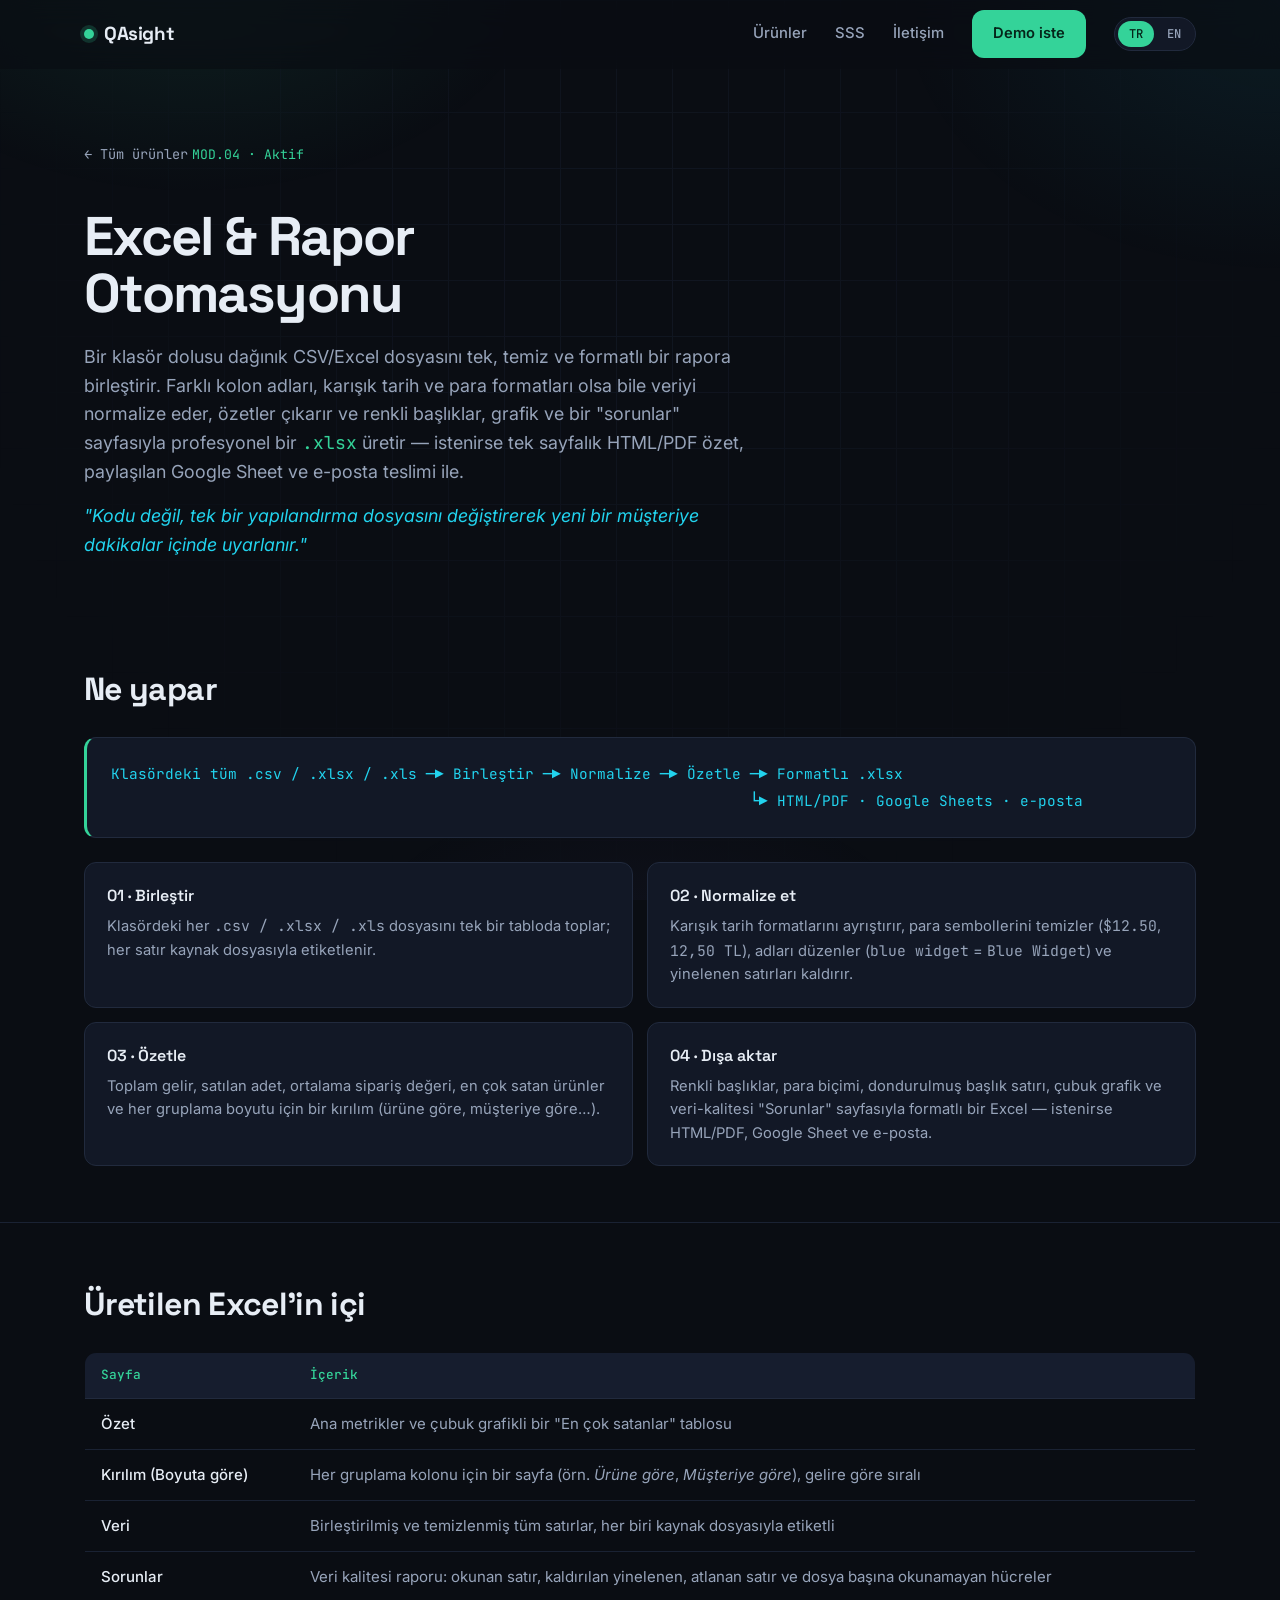
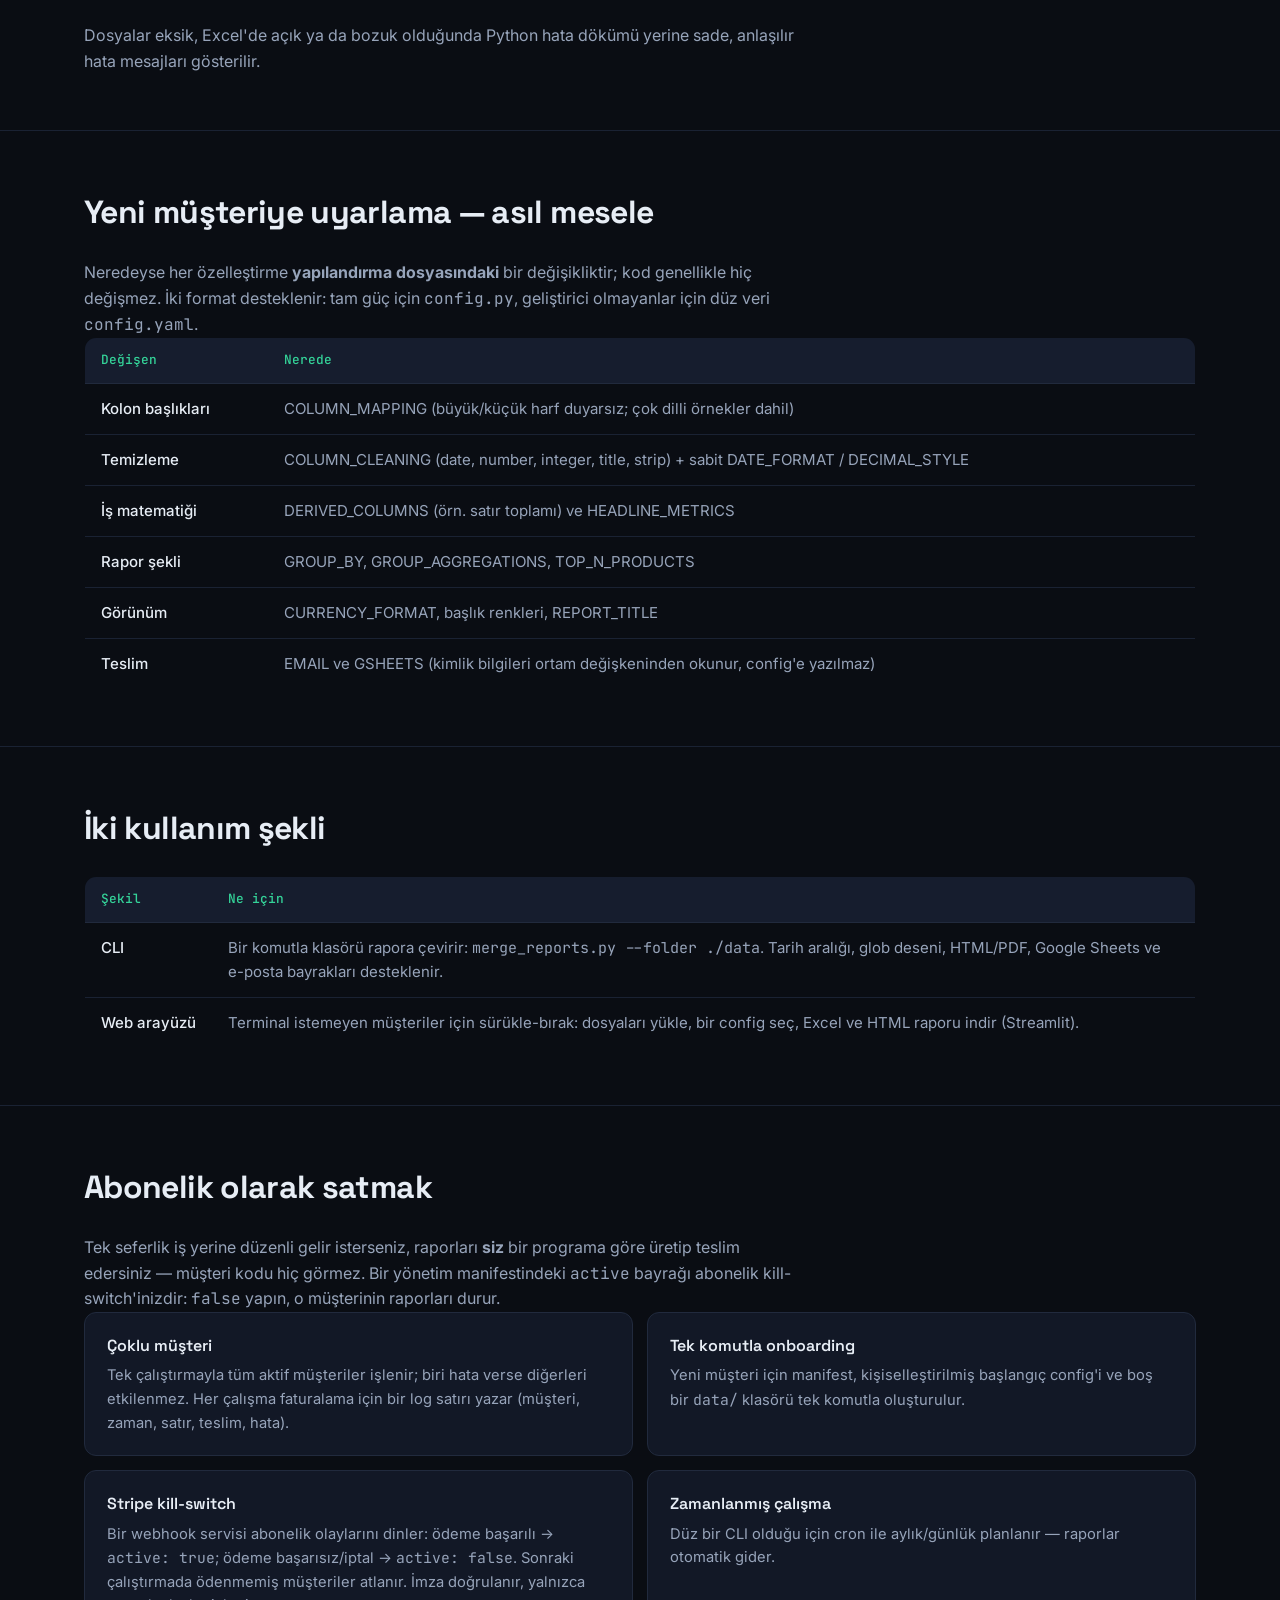
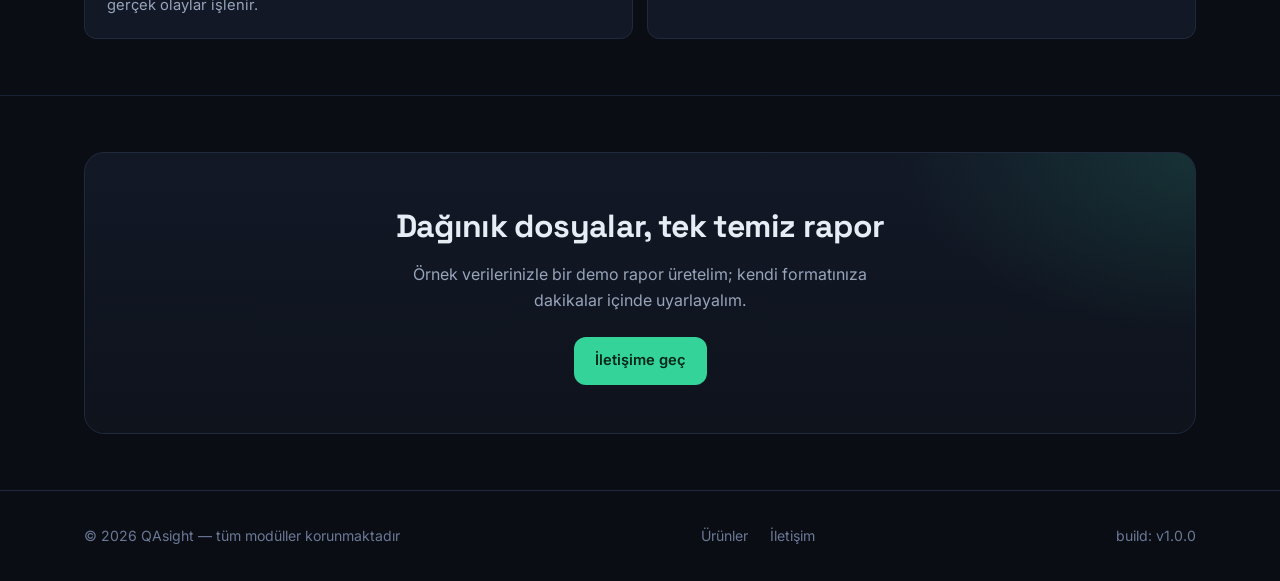
<file: excel-reports.html>
<!DOCTYPE html>
<html lang="tr">
<head>
<meta charset="UTF-8">
<meta name="viewport" content="width=device-width, initial-scale=1.0">
<title>Excel & Rapor Otomasyonu — QAsight</title>
<meta name="description" content="QAsight Excel & Rapor Otomasyonu: dağınık CSV/Excel dosyalarını tek temiz, formatlı bir rapora birleştiren; HTML/PDF, Google Sheets ve e-posta ile teslim eden modül.">
<meta name="theme-color" content="#0a0d13">
<link rel="icon" href="data:image/svg+xml,%3Csvg xmlns='http://www.w3.org/2000/svg' viewBox='0 0 32 32'%3E%3Crect width='32' height='32' rx='7' fill='%230a0d13'/%3E%3Cpath d='M9 16.5l4.5 4.5L23 11' stroke='%2334d399' stroke-width='3' fill='none' stroke-linecap='round' stroke-linejoin='round'/%3E%3C/svg%3E">
<link rel="preconnect" href="https://fonts.googleapis.com">
<link rel="preconnect" href="https://fonts.gstatic.com" crossorigin>
<link href="https://fonts.googleapis.com/css2?family=Inter:wght@400;500;600&family=JetBrains+Mono:wght@400;500;600&family=Space+Grotesk:wght@400;500;600;700&display=swap" rel="stylesheet">
<link rel="stylesheet" href="style.css">
</head>
<body>

<nav id="nav">
  <div class="wrap">
    <a class="logo" href="index.html"><span class="dot"></span>QAsight</a>
    <div class="nav-right">
      <a class="navlink" href="index.html#products" data-i18n="nav.products">Ürünler</a>
      <a class="navlink" href="index.html#faq" data-i18n="nav.faq">SSS</a>
      <a class="navlink" href="index.html#contact" data-i18n="nav.contact">İletişim</a>
      <a class="cta-btn" href="index.html#contact" data-i18n="nav.demo">Demo iste</a>
      <div class="lang-switch" role="group" aria-label="Dil / Language">
        <button class="lang-btn" data-lang="tr" type="button">TR</button>
        <button class="lang-btn" data-lang="en" type="button">EN</button>
      </div>
    </div>
    <button class="hamburger" id="hamburger" aria-label="Menüyü aç" aria-expanded="false" aria-controls="mobileMenu"><span></span></button>
  </div>
</nav>
<div class="mobile-menu" id="mobileMenu">
  <div class="wrap">
    <div class="lang-switch" role="group" aria-label="Dil / Language">
      <button class="lang-btn" data-lang="tr" type="button">TR</button>
      <button class="lang-btn" data-lang="en" type="button">EN</button>
    </div>
    <a href="index.html#products" data-i18n="nav.products">Ürünler</a>
    <a href="index.html#faq" data-i18n="nav.faq">SSS</a>
    <a href="index.html#contact" data-i18n="nav.contact">İletişim</a>
    <a class="cta-btn" href="index.html#contact" data-i18n="nav.demo">Demo iste</a>
  </div>
</div>

<header class="detail-hero">
  <div class="wrap">
    <a class="back-link" href="index.html" data-i18n="common.back">← Tüm ürünler</a>
    <span class="card-id" data-i18n="ex.id">MOD.04 · Aktif</span>
    <h1 data-i18n="ex.h1">Excel &amp; Rapor Otomasyonu</h1>
    <p class="lede" data-i18n="ex.lede">Bir klasör dolusu dağınık CSV/Excel dosyasını tek, temiz ve formatlı bir rapora birleştirir. Farklı kolon adları, karışık tarih ve para formatları olsa bile veriyi normalize eder, özetler çıkarır ve renkli başlıklar, grafik ve bir "sorunlar" sayfasıyla profesyonel bir <span style="font-family:var(--mono);color:var(--accent)">.xlsx</span> üretir — istenirse tek sayfalık HTML/PDF özet, paylaşılan Google Sheet ve e-posta teslimi ile.</p>
    <p class="lede" style="margin-top:16px; font-style:italic; color:var(--accent-2);" data-i18n="ex.quote">"Kodu değil, tek bir yapılandırma dosyasını değiştirerek yeni bir müşteriye dakikalar içinde uyarlanır."</p>
  </div>
</header>

<section class="detail-section">
  <div class="wrap">
    <h2 data-i18n="ex.s1h">Ne yapar</h2>
    <div class="flow" data-i18n="ex.flow1">Klasördeki tüm .csv / .xlsx / .xls ─▶ Birleştir ─▶ Normalize ─▶ Özetle ─▶ Formatlı .xlsx
                                                                       └▶ HTML/PDF · Google Sheets · e-posta</div>
    <div class="diff-grid" style="margin-top:24px;" data-i18n="ex.grid1">
      <div class="diff-row"><div class="diff-label">01 · Birleştir</div><div class="diff-desc">Klasördeki her <span style="font-family:var(--mono)">.csv / .xlsx / .xls</span> dosyasını tek bir tabloda toplar; her satır kaynak dosyasıyla etiketlenir.</div></div>
      <div class="diff-row"><div class="diff-label">02 · Normalize et</div><div class="diff-desc">Karışık tarih formatlarını ayrıştırır, para sembollerini temizler (<span style="font-family:var(--mono)">$12.50</span>, <span style="font-family:var(--mono)">12,50 TL</span>), adları düzenler (<span style="font-family:var(--mono)">blue widget</span> = <span style="font-family:var(--mono)">Blue  Widget</span>) ve yinelenen satırları kaldırır.</div></div>
      <div class="diff-row"><div class="diff-label">03 · Özetle</div><div class="diff-desc">Toplam gelir, satılan adet, ortalama sipariş değeri, en çok satan ürünler ve her gruplama boyutu için bir kırılım (ürüne göre, müşteriye göre…).</div></div>
      <div class="diff-row"><div class="diff-label">04 · Dışa aktar</div><div class="diff-desc">Renkli başlıklar, para biçimi, dondurulmuş başlık satırı, çubuk grafik ve veri-kalitesi "Sorunlar" sayfasıyla formatlı bir Excel — istenirse HTML/PDF, Google Sheet ve e-posta.</div></div>
    </div>
  </div>
</section>

<section class="detail-section">
  <div class="wrap">
    <h2 data-i18n="ex.s2h">Üretilen Excel'in içi</h2>
    <table class="spec-table" data-i18n="ex.tbl1">
      <tr><th>Sayfa</th><th>İçerik</th></tr>
      <tr><td class="key">Özet</td><td>Ana metrikler ve çubuk grafikli bir "En çok satanlar" tablosu</td></tr>
      <tr><td class="key">Kırılım (Boyuta göre)</td><td>Her gruplama kolonu için bir sayfa (örn. <em>Ürüne göre</em>, <em>Müşteriye göre</em>), gelire göre sıralı</td></tr>
      <tr><td class="key">Veri</td><td>Birleştirilmiş ve temizlenmiş tüm satırlar, her biri kaynak dosyasıyla etiketli</td></tr>
      <tr><td class="key">Sorunlar</td><td>Veri kalitesi raporu: okunan satır, kaldırılan yinelenen, atlanan satır ve dosya başına okunamayan hücreler</td></tr>
    </table>
    <p style="margin-top:20px;" data-i18n="ex.s2p">Dosyalar eksik, Excel'de açık ya da bozuk olduğunda Python hata dökümü yerine sade, anlaşılır hata mesajları gösterilir.</p>
  </div>
</section>

<section class="detail-section">
  <div class="wrap">
    <h2 data-i18n="ex.s3h">Yeni müşteriye uyarlama — asıl mesele</h2>
    <p data-i18n="ex.s3p">Neredeyse her özelleştirme <strong>yapılandırma dosyasındaki</strong> bir değişikliktir; kod genellikle hiç değişmez. İki format desteklenir: tam güç için <span style="font-family:var(--mono)">config.py</span>, geliştirici olmayanlar için düz veri <span style="font-family:var(--mono)">config.yaml</span>.</p>
    <table class="spec-table" data-i18n="ex.tbl2">
      <tr><th>Değişen</th><th>Nerede</th></tr>
      <tr><td class="key">Kolon başlıkları</td><td>COLUMN_MAPPING (büyük/küçük harf duyarsız; çok dilli örnekler dahil)</td></tr>
      <tr><td class="key">Temizleme</td><td>COLUMN_CLEANING (date, number, integer, title, strip) + sabit DATE_FORMAT / DECIMAL_STYLE</td></tr>
      <tr><td class="key">İş matematiği</td><td>DERIVED_COLUMNS (örn. satır toplamı) ve HEADLINE_METRICS</td></tr>
      <tr><td class="key">Rapor şekli</td><td>GROUP_BY, GROUP_AGGREGATIONS, TOP_N_PRODUCTS</td></tr>
      <tr><td class="key">Görünüm</td><td>CURRENCY_FORMAT, başlık renkleri, REPORT_TITLE</td></tr>
      <tr><td class="key">Teslim</td><td>EMAIL ve GSHEETS (kimlik bilgileri ortam değişkeninden okunur, config'e yazılmaz)</td></tr>
    </table>
  </div>
</section>

<section class="detail-section">
  <div class="wrap">
    <h2 data-i18n="ex.s4h">İki kullanım şekli</h2>
    <table class="spec-table" data-i18n="ex.tbl3">
      <tr><th>Şekil</th><th>Ne için</th></tr>
      <tr><td class="key">CLI</td><td>Bir komutla klasörü rapora çevirir: <span style="font-family:var(--mono)">merge_reports.py --folder ./data</span>. Tarih aralığı, glob deseni, HTML/PDF, Google Sheets ve e-posta bayrakları desteklenir.</td></tr>
      <tr><td class="key">Web arayüzü</td><td>Terminal istemeyen müşteriler için sürükle-bırak: dosyaları yükle, bir config seç, Excel ve HTML raporu indir (Streamlit).</td></tr>
    </table>
  </div>
</section>

<section class="detail-section">
  <div class="wrap">
    <h2 data-i18n="ex.s5h">Abonelik olarak satmak</h2>
    <p data-i18n="ex.s5p">Tek seferlik iş yerine düzenli gelir isterseniz, raporları <strong>siz</strong> bir programa göre üretip teslim edersiniz — müşteri kodu hiç görmez. Bir yönetim manifestindeki <span style="font-family:var(--mono)">active</span> bayrağı abonelik kill-switch'inizdir: <span style="font-family:var(--mono)">false</span> yapın, o müşterinin raporları durur.</p>
    <div class="diff-grid" data-i18n="ex.grid2">
      <div class="diff-row"><div class="diff-label">Çoklu müşteri</div><div class="diff-desc">Tek çalıştırmayla tüm aktif müşteriler işlenir; biri hata verse diğerleri etkilenmez. Her çalışma faturalama için bir log satırı yazar (müşteri, zaman, satır, teslim, hata).</div></div>
      <div class="diff-row"><div class="diff-label">Tek komutla onboarding</div><div class="diff-desc">Yeni müşteri için manifest, kişiselleştirilmiş başlangıç config'i ve boş bir <span style="font-family:var(--mono)">data/</span> klasörü tek komutla oluşturulur.</div></div>
      <div class="diff-row"><div class="diff-label">Stripe kill-switch</div><div class="diff-desc">Bir webhook servisi abonelik olaylarını dinler: ödeme başarılı → <span style="font-family:var(--mono)">active: true</span>; ödeme başarısız/iptal → <span style="font-family:var(--mono)">active: false</span>. Sonraki çalıştırmada ödenmemiş müşteriler atlanır. İmza doğrulanır, yalnızca gerçek olaylar işlenir.</div></div>
      <div class="diff-row"><div class="diff-label">Zamanlanmış çalışma</div><div class="diff-desc">Düz bir CLI olduğu için cron ile aylık/günlük planlanır — raporlar otomatik gider.</div></div>
    </div>
  </div>
</section>

<section class="detail-section">
  <div class="wrap">
    <div class="detail-cta">
      <h3 data-i18n="ex.ctah">Dağınık dosyalar, tek temiz rapor</h3>
      <p data-i18n="ex.ctap">Örnek verilerinizle bir demo rapor üretelim; kendi formatınıza dakikalar içinde uyarlayalım.</p>
      <a class="cta-btn" href="index.html#contact" data-i18n="common.contact">İletişime geç</a>
    </div>
  </div>
</section>

<footer>
  <div class="wrap">
    <span data-i18n="foot.rights">© 2026 QAsight — tüm modüller korunmaktadır</span>
    <div class="foot-links">
      <a href="index.html#products" data-i18n="foot.products">Ürünler</a>
      <a href="index.html#contact" data-i18n="foot.contact">İletişim</a>
    </div>
    <span data-i18n="foot.build">build: v1.0.0</span>
  </div>
</footer>

<script>
  const nav = document.getElementById('nav');
  const onScroll = () => nav.classList.toggle('scrolled', window.scrollY > 8);
  onScroll();
  window.addEventListener('scroll', onScroll, { passive: true });

  const burger = document.getElementById('hamburger');
  const menu = document.getElementById('mobileMenu');
  const setMenu = (open) => {
    menu.classList.toggle('open', open);
    burger.setAttribute('aria-expanded', String(open));
    burger.setAttribute('aria-label', open ? 'Menüyü kapat' : 'Menüyü aç');
  };
  burger.addEventListener('click', () => setMenu(!menu.classList.contains('open')));
  menu.querySelectorAll('a').forEach(a => a.addEventListener('click', () => setMenu(false)));

  const reduce = window.matchMedia('(prefers-reduced-motion: reduce)').matches;
  if (!reduce && 'IntersectionObserver' in window) {
    const io = new IntersectionObserver((entries) => {
      entries.forEach(e => { if (e.isIntersecting) { e.target.classList.add('in'); io.unobserve(e.target); } });
    }, { threshold: 0.1, rootMargin: '0px 0px -40px 0px' });
    document.querySelectorAll('.detail-section, .detail-hero').forEach(el => { el.classList.add('reveal'); io.observe(el); });
  }
</script>

<script>
window.PAGE_I18N = {
  "doc.title": "Excel & Report Automation — QAsight",
  "ex.id": "MOD.04 · Active",
  "ex.h1": "Excel &amp; Report Automation",
  "ex.lede": `Merges a whole folder of messy CSV/Excel files into one clean, formatted report. Even with different column names and mixed date and currency formats, it normalizes the data, extracts summaries and produces a professional <span style="font-family:var(--mono);color:var(--accent)">.xlsx</span> with colored headers, a chart and an "issues" sheet — and, on request, a one-page HTML/PDF summary, a shared Google Sheet and email delivery.`,
  "ex.quote": `"It adapts to a new customer in minutes by changing a single configuration file, not the code."`,
  "ex.s1h": "What it does",
  "ex.flow1": `All .csv / .xlsx / .xls in the folder ─▶ Merge ─▶ Normalize ─▶ Summarize ─▶ Formatted .xlsx
                                                                    └▶ HTML/PDF · Google Sheets · email`,
  "ex.grid1": `<div class="diff-row"><div class="diff-label">01 · Merge</div><div class="diff-desc">Collects every <span style="font-family:var(--mono)">.csv / .xlsx / .xls</span> file in the folder into a single table; each row is tagged with its source file.</div></div>
      <div class="diff-row"><div class="diff-label">02 · Normalize</div><div class="diff-desc">Parses mixed date formats, strips currency symbols (<span style="font-family:var(--mono)">$12.50</span>, <span style="font-family:var(--mono)">12,50 TL</span>), tidies names (<span style="font-family:var(--mono)">blue widget</span> = <span style="font-family:var(--mono)">Blue  Widget</span>) and removes duplicate rows.</div></div>
      <div class="diff-row"><div class="diff-label">03 · Summarize</div><div class="diff-desc">Total revenue, units sold, average order value, best-selling products, and one breakdown per grouping dimension (by product, by customer…).</div></div>
      <div class="diff-row"><div class="diff-label">04 · Export</div><div class="diff-desc">A formatted Excel with colored headers, currency formatting, a frozen header row, a bar chart and a data-quality "Issues" sheet — and, on request, HTML/PDF, Google Sheet and email.</div></div>`,
  "ex.s2h": "Inside the generated Excel",
  "ex.tbl1": `<tr><th>Sheet</th><th>Contents</th></tr>
      <tr><td class="key">Summary</td><td>Key metrics and a "Best sellers" table with a bar chart</td></tr>
      <tr><td class="key">Breakdown (by dimension)</td><td>One sheet per grouping column (e.g. <em>By product</em>, <em>By customer</em>), sorted by revenue</td></tr>
      <tr><td class="key">Data</td><td>All merged and cleaned rows, each tagged with its source file</td></tr>
      <tr><td class="key">Issues</td><td>Data-quality report: rows read, duplicates removed, rows skipped, and unreadable cells per file</td></tr>`,
  "ex.s2p": "When files are missing, open in Excel, or malformed, plain, understandable error messages are shown instead of a Python traceback.",
  "ex.s3h": "Adapting for a new customer — the important part",
  "ex.s3p": `Almost every customization is a change in the <strong>config file</strong>; the code usually doesn't change at all. Two formats are supported: <span style="font-family:var(--mono)">config.py</span> for full power, and plain-data <span style="font-family:var(--mono)">config.yaml</span> for non-developers.`,
  "ex.tbl2": `<tr><th>What changes</th><th>Where</th></tr>
      <tr><td class="key">Column headers</td><td>COLUMN_MAPPING (case-insensitive; multilingual examples included)</td></tr>
      <tr><td class="key">Cleaning</td><td>COLUMN_CLEANING (date, number, integer, title, strip) + fixed DATE_FORMAT / DECIMAL_STYLE</td></tr>
      <tr><td class="key">Business math</td><td>DERIVED_COLUMNS (e.g. line total) and HEADLINE_METRICS</td></tr>
      <tr><td class="key">Report shape</td><td>GROUP_BY, GROUP_AGGREGATIONS, TOP_N_PRODUCTS</td></tr>
      <tr><td class="key">Look</td><td>CURRENCY_FORMAT, header colors, REPORT_TITLE</td></tr>
      <tr><td class="key">Delivery</td><td>EMAIL and GSHEETS (credentials are read from environment variables, never written to config)</td></tr>`,
  "ex.s4h": "Two ways to use it",
  "ex.tbl3": `<tr><th>Form</th><th>What for</th></tr>
      <tr><td class="key">CLI</td><td>Turns a folder into a report with one command: <span style="font-family:var(--mono)">merge_reports.py --folder ./data</span>. Date range, glob pattern, HTML/PDF, Google Sheets and email flags are supported.</td></tr>
      <tr><td class="key">Web UI</td><td>Drag-and-drop for customers who don't want a terminal: upload files, pick a config, download the Excel and HTML report (Streamlit).</td></tr>`,
  "ex.s5h": "Selling it as a subscription",
  "ex.s5p": `If you want recurring revenue instead of one-off work, <strong>you</strong> generate and deliver the reports on a schedule — the customer never sees the code. An <span style="font-family:var(--mono)">active</span> flag in a management manifest is your subscription kill-switch: set it to <span style="font-family:var(--mono)">false</span> and that customer's reports stop.`,
  "ex.grid2": `<div class="diff-row"><div class="diff-label">Multi-customer</div><div class="diff-desc">A single run processes all active customers; if one errors the others aren't affected. Each run writes a log line for billing (customer, time, rows, delivery, errors).</div></div>
      <div class="diff-row"><div class="diff-label">One-command onboarding</div><div class="diff-desc">For a new customer, a manifest, a personalized starter config and an empty <span style="font-family:var(--mono)">data/</span> folder are created with one command.</div></div>
      <div class="diff-row"><div class="diff-label">Stripe kill-switch</div><div class="diff-desc">A webhook service listens to subscription events: payment succeeds → <span style="font-family:var(--mono)">active: true</span>; payment fails/cancelled → <span style="font-family:var(--mono)">active: false</span>. On the next run, unpaid customers are skipped. Signatures are verified, so only genuine events are processed.</div></div>
      <div class="diff-row"><div class="diff-label">Scheduled runs</div><div class="diff-desc">Because it's a plain CLI, it's scheduled monthly/daily with cron — reports go out automatically.</div></div>`,
  "ex.ctah": "Messy files, one clean report",
  "ex.ctap": "Let's produce a demo report from your sample data and adapt it to your own format in minutes."
};
</script>
<script src="i18n.js"></script>

</body>
</html>
</file>
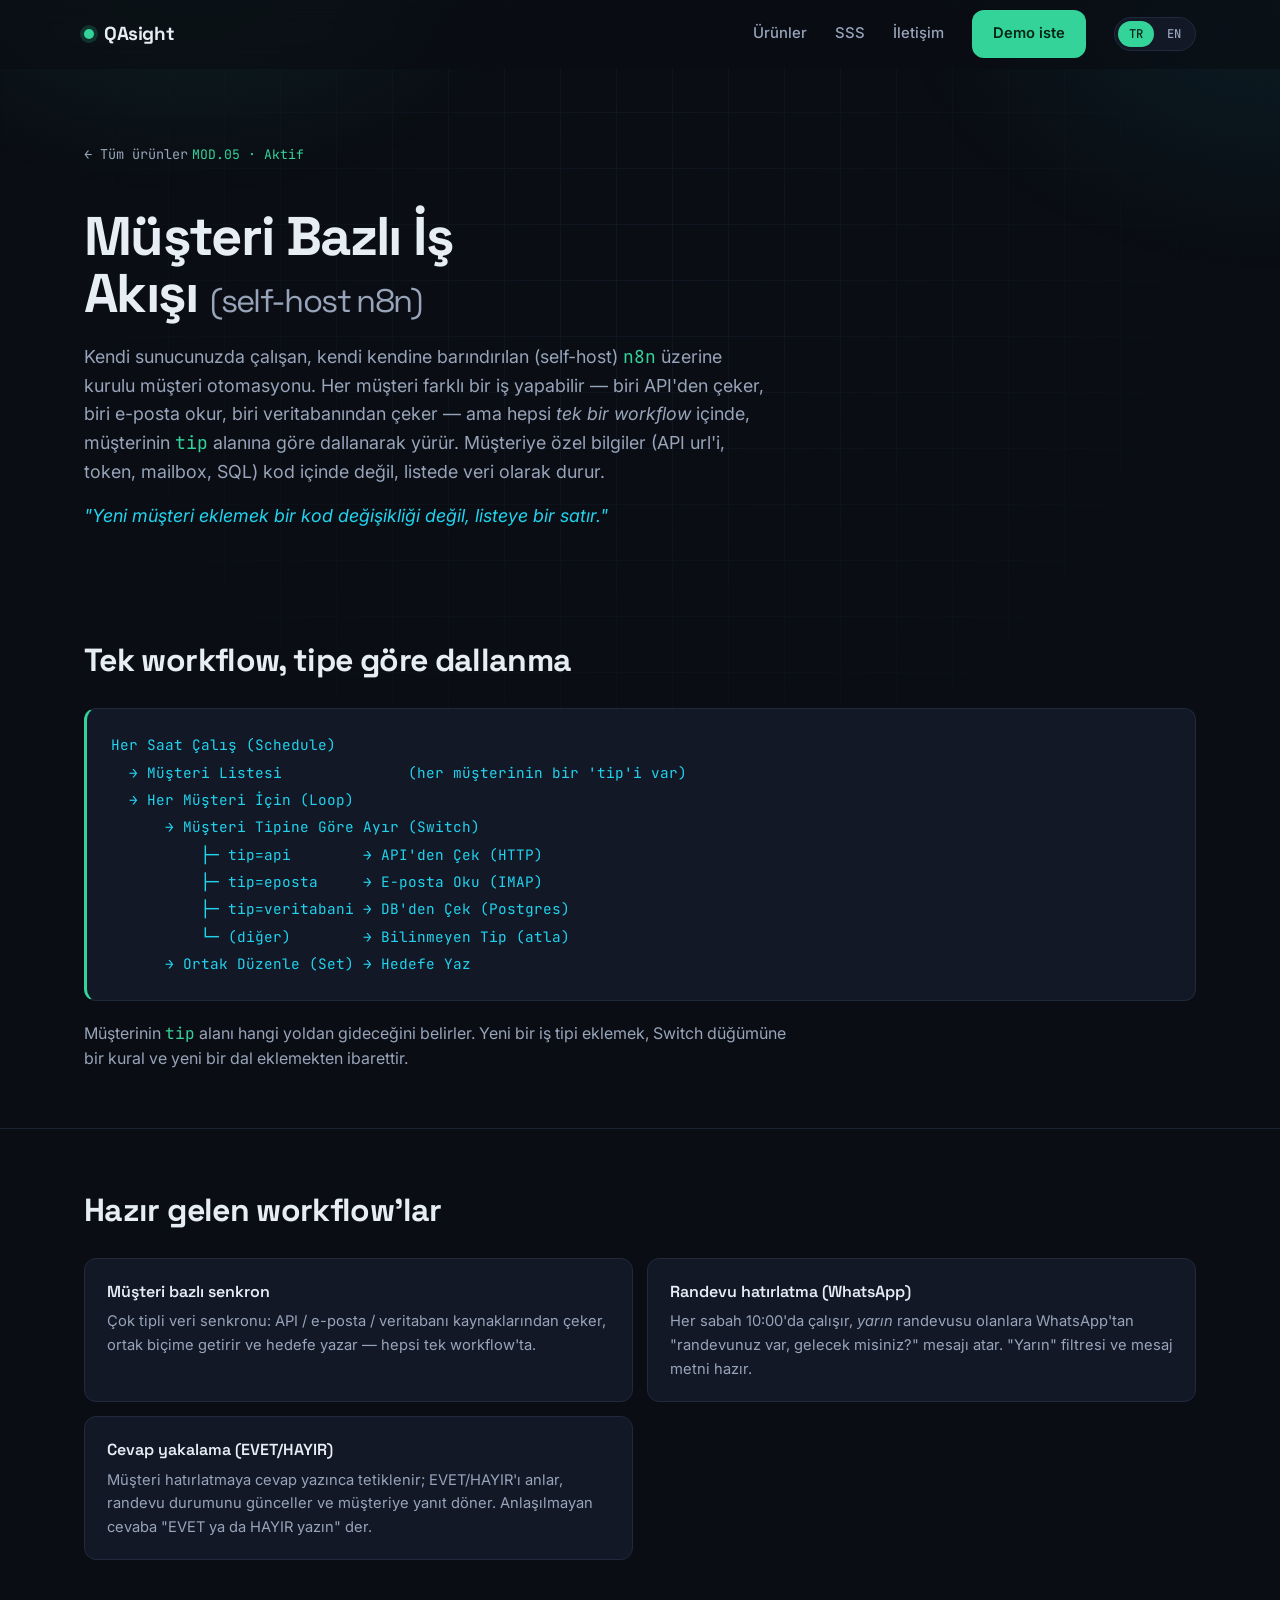
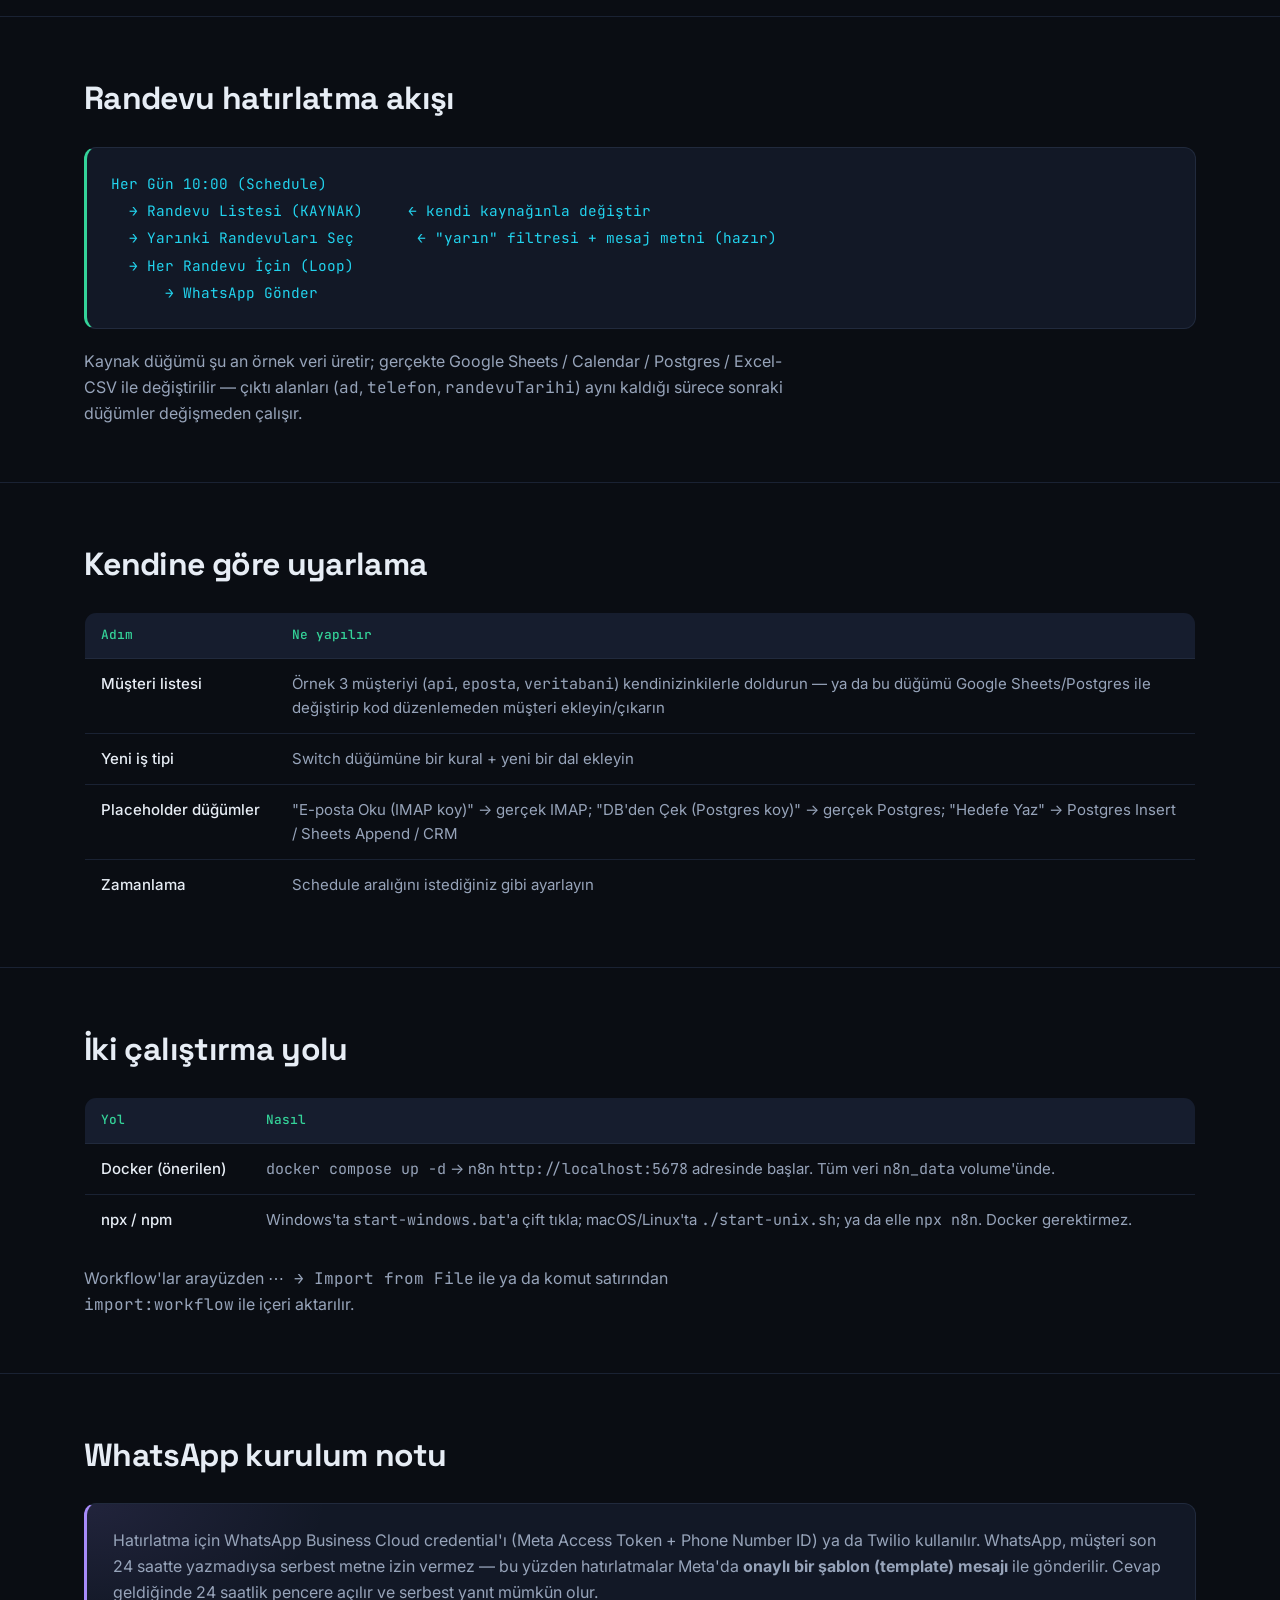
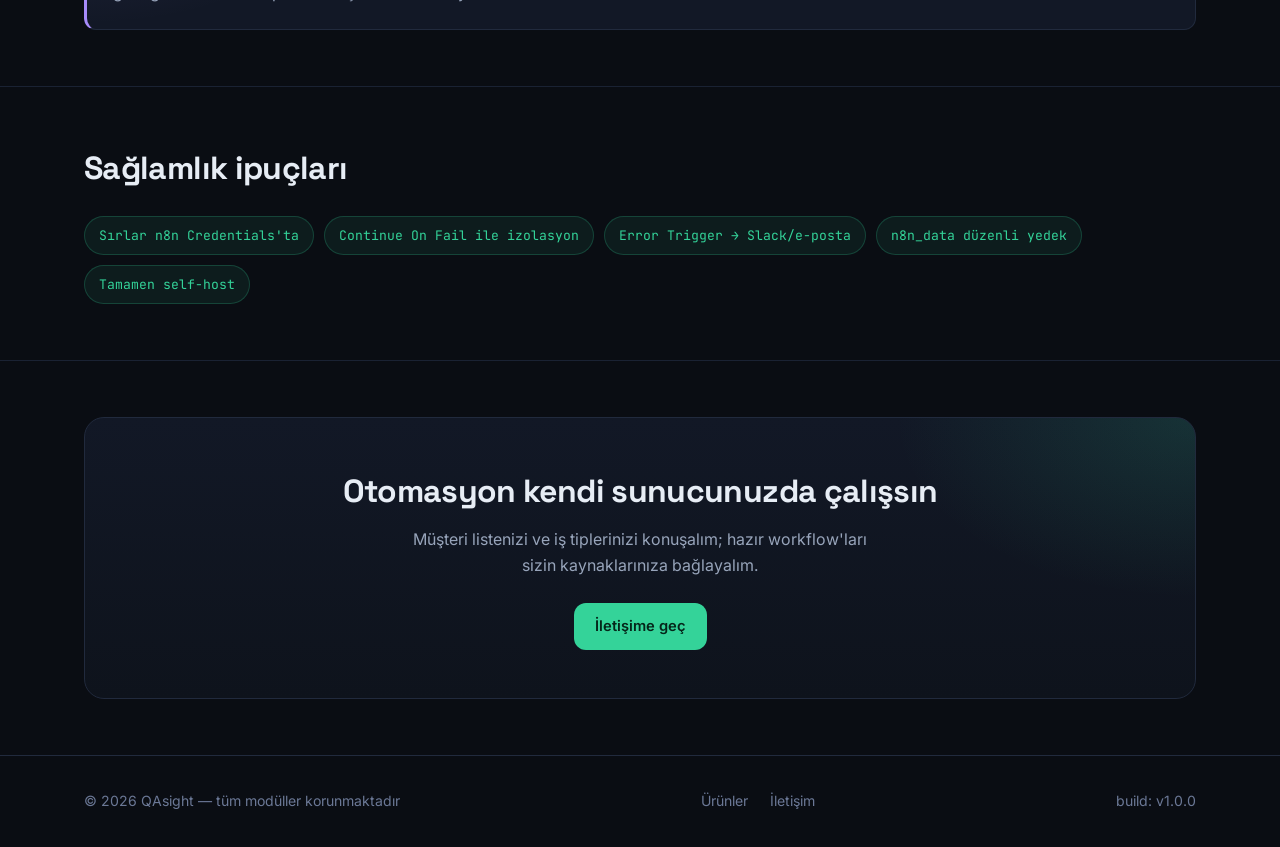
<file: n8n-automation.html>
<!DOCTYPE html>
<html lang="tr">
<head>
<meta charset="UTF-8">
<meta name="viewport" content="width=device-width, initial-scale=1.0">
<title>Müşteri Bazlı İş Akışı (self-host n8n) — QAsight</title>
<meta name="description" content="QAsight Müşteri Bazlı İş Akışı: kendi sunucunuzda çalışan self-host n8n üzerine kurulu, müşterinin tipine göre dallanan otomasyon workflow'ları — WhatsApp randevu hatırlatma dahil.">
<meta name="theme-color" content="#0a0d13">
<link rel="icon" href="data:image/svg+xml,%3Csvg xmlns='http://www.w3.org/2000/svg' viewBox='0 0 32 32'%3E%3Crect width='32' height='32' rx='7' fill='%230a0d13'/%3E%3Cpath d='M9 16.5l4.5 4.5L23 11' stroke='%2334d399' stroke-width='3' fill='none' stroke-linecap='round' stroke-linejoin='round'/%3E%3C/svg%3E">
<link rel="preconnect" href="https://fonts.googleapis.com">
<link rel="preconnect" href="https://fonts.gstatic.com" crossorigin>
<link href="https://fonts.googleapis.com/css2?family=Inter:wght@400;500;600&family=JetBrains+Mono:wght@400;500;600&family=Space+Grotesk:wght@400;500;600;700&display=swap" rel="stylesheet">
<link rel="stylesheet" href="style.css">
</head>
<body>

<nav id="nav">
  <div class="wrap">
    <a class="logo" href="index.html"><span class="dot"></span>QAsight</a>
    <div class="nav-right">
      <a class="navlink" href="index.html#products" data-i18n="nav.products">Ürünler</a>
      <a class="navlink" href="index.html#faq" data-i18n="nav.faq">SSS</a>
      <a class="navlink" href="index.html#contact" data-i18n="nav.contact">İletişim</a>
      <a class="cta-btn" href="index.html#contact" data-i18n="nav.demo">Demo iste</a>
      <div class="lang-switch" role="group" aria-label="Dil / Language">
        <button class="lang-btn" data-lang="tr" type="button">TR</button>
        <button class="lang-btn" data-lang="en" type="button">EN</button>
      </div>
    </div>
    <button class="hamburger" id="hamburger" aria-label="Menüyü aç" aria-expanded="false" aria-controls="mobileMenu"><span></span></button>
  </div>
</nav>
<div class="mobile-menu" id="mobileMenu">
  <div class="wrap">
    <div class="lang-switch" role="group" aria-label="Dil / Language">
      <button class="lang-btn" data-lang="tr" type="button">TR</button>
      <button class="lang-btn" data-lang="en" type="button">EN</button>
    </div>
    <a href="index.html#products" data-i18n="nav.products">Ürünler</a>
    <a href="index.html#faq" data-i18n="nav.faq">SSS</a>
    <a href="index.html#contact" data-i18n="nav.contact">İletişim</a>
    <a class="cta-btn" href="index.html#contact" data-i18n="nav.demo">Demo iste</a>
  </div>
</div>

<header class="detail-hero">
  <div class="wrap">
    <a class="back-link" href="index.html" data-i18n="common.back">← Tüm ürünler</a>
    <span class="card-id" data-i18n="n8.id">MOD.05 · Aktif</span>
    <h1 data-i18n="n8.h1">Müşteri Bazlı İş Akışı <span style="font-weight:400; color:var(--muted); font-size:.6em; display:inline-block;">(self-host n8n)</span></h1>
    <p class="lede" data-i18n="n8.lede">Kendi sunucunuzda çalışan, kendi kendine barındırılan (self-host) <span style="font-family:var(--mono);color:var(--accent)">n8n</span> üzerine kurulu müşteri otomasyonu. Her müşteri farklı bir iş yapabilir — biri API'den çeker, biri e-posta okur, biri veritabanından çeker — ama hepsi <em>tek bir workflow</em> içinde, müşterinin <span style="font-family:var(--mono);color:var(--accent)">tip</span> alanına göre dallanarak yürür. Müşteriye özel bilgiler (API url'i, token, mailbox, SQL) kod içinde değil, listede veri olarak durur.</p>
    <p class="lede" style="margin-top:16px; font-style:italic; color:var(--accent-2);" data-i18n="n8.quote">"Yeni müşteri eklemek bir kod değişikliği değil, listeye bir satır."</p>
  </div>
</header>

<section class="detail-section">
  <div class="wrap">
    <h2 data-i18n="n8.s1h">Tek workflow, tipe göre dallanma</h2>
    <div class="flow" data-i18n="n8.flow1">Her Saat Çalış (Schedule)
  → Müşteri Listesi              (her müşterinin bir 'tip'i var)
  → Her Müşteri İçin (Loop)
      → Müşteri Tipine Göre Ayır (Switch)
          ├─ tip=api        → API'den Çek (HTTP)
          ├─ tip=eposta     → E-posta Oku (IMAP)
          ├─ tip=veritabani → DB'den Çek (Postgres)
          └─ (diğer)        → Bilinmeyen Tip (atla)
      → Ortak Düzenle (Set) → Hedefe Yaz</div>
    <p style="margin-top:20px;" data-i18n="n8.s1p">Müşterinin <span style="font-family:var(--mono);color:var(--accent)">tip</span> alanı hangi yoldan gideceğini belirler. Yeni bir iş tipi eklemek, Switch düğümüne bir kural ve yeni bir dal eklemekten ibarettir.</p>
  </div>
</section>

<section class="detail-section">
  <div class="wrap">
    <h2 data-i18n="n8.s2h">Hazır gelen workflow'lar</h2>
    <div class="diff-grid" data-i18n="n8.grid">
      <div class="diff-row"><div class="diff-label">Müşteri bazlı senkron</div><div class="diff-desc">Çok tipli veri senkronu: API / e-posta / veritabanı kaynaklarından çeker, ortak biçime getirir ve hedefe yazar — hepsi tek workflow'ta.</div></div>
      <div class="diff-row"><div class="diff-label">Randevu hatırlatma (WhatsApp)</div><div class="diff-desc">Her sabah 10:00'da çalışır, <em>yarın</em> randevusu olanlara WhatsApp'tan "randevunuz var, gelecek misiniz?" mesajı atar. "Yarın" filtresi ve mesaj metni hazır.</div></div>
      <div class="diff-row"><div class="diff-label">Cevap yakalama (EVET/HAYIR)</div><div class="diff-desc">Müşteri hatırlatmaya cevap yazınca tetiklenir; EVET/HAYIR'ı anlar, randevu durumunu günceller ve müşteriye yanıt döner. Anlaşılmayan cevaba "EVET ya da HAYIR yazın" der.</div></div>
    </div>
  </div>
</section>

<section class="detail-section">
  <div class="wrap">
    <h2 data-i18n="n8.s3h">Randevu hatırlatma akışı</h2>
    <div class="flow" data-i18n="n8.flow2">Her Gün 10:00 (Schedule)
  → Randevu Listesi (KAYNAK)     ← kendi kaynağınla değiştir
  → Yarınki Randevuları Seç       ← "yarın" filtresi + mesaj metni (hazır)
  → Her Randevu İçin (Loop)
      → WhatsApp Gönder</div>
    <p style="margin-top:20px;" data-i18n="n8.s3p">Kaynak düğümü şu an örnek veri üretir; gerçekte Google Sheets / Calendar / Postgres / Excel-CSV ile değiştirilir — çıktı alanları (<span style="font-family:var(--mono)">ad</span>, <span style="font-family:var(--mono)">telefon</span>, <span style="font-family:var(--mono)">randevuTarihi</span>) aynı kaldığı sürece sonraki düğümler değişmeden çalışır.</p>
  </div>
</section>

<section class="detail-section">
  <div class="wrap">
    <h2 data-i18n="n8.s4h">Kendine göre uyarlama</h2>
    <table class="spec-table" data-i18n="n8.tbl1">
      <tr><th>Adım</th><th>Ne yapılır</th></tr>
      <tr><td class="key">Müşteri listesi</td><td>Örnek 3 müşteriyi (<span style="font-family:var(--mono)">api</span>, <span style="font-family:var(--mono)">eposta</span>, <span style="font-family:var(--mono)">veritabani</span>) kendinizinkilerle doldurun — ya da bu düğümü Google Sheets/Postgres ile değiştirip kod düzenlemeden müşteri ekleyin/çıkarın</td></tr>
      <tr><td class="key">Yeni iş tipi</td><td>Switch düğümüne bir kural + yeni bir dal ekleyin</td></tr>
      <tr><td class="key">Placeholder düğümler</td><td>"E-posta Oku (IMAP koy)" → gerçek IMAP; "DB'den Çek (Postgres koy)" → gerçek Postgres; "Hedefe Yaz" → Postgres Insert / Sheets Append / CRM</td></tr>
      <tr><td class="key">Zamanlama</td><td>Schedule aralığını istediğiniz gibi ayarlayın</td></tr>
    </table>
  </div>
</section>

<section class="detail-section">
  <div class="wrap">
    <h2 data-i18n="n8.s5h">İki çalıştırma yolu</h2>
    <table class="spec-table" data-i18n="n8.tbl2">
      <tr><th>Yol</th><th>Nasıl</th></tr>
      <tr><td class="key">Docker (önerilen)</td><td><span style="font-family:var(--mono)">docker compose up -d</span> → n8n <span style="font-family:var(--mono)">http://localhost:5678</span> adresinde başlar. Tüm veri <span style="font-family:var(--mono)">n8n_data</span> volume'ünde.</td></tr>
      <tr><td class="key">npx / npm</td><td>Windows'ta <span style="font-family:var(--mono)">start-windows.bat</span>'a çift tıkla; macOS/Linux'ta <span style="font-family:var(--mono)">./start-unix.sh</span>; ya da elle <span style="font-family:var(--mono)">npx n8n</span>. Docker gerektirmez.</td></tr>
    </table>
    <p style="margin-top:20px;" data-i18n="n8.s5p">Workflow'lar arayüzden <span style="font-family:var(--mono)">⋯ → Import from File</span> ile ya da komut satırından <span style="font-family:var(--mono)">import:workflow</span> ile içeri aktarılır.</p>
  </div>
</section>

<section class="detail-section">
  <div class="wrap">
    <h2 data-i18n="n8.s6h">WhatsApp kurulum notu</h2>
    <div class="scope-note">
      <p data-i18n="n8.s6p">Hatırlatma için WhatsApp Business Cloud credential'ı (Meta Access Token + Phone Number ID) ya da Twilio kullanılır. WhatsApp, müşteri son 24 saatte yazmadıysa serbest metne izin vermez — bu yüzden hatırlatmalar Meta'da <strong>onaylı bir şablon (template) mesajı</strong> ile gönderilir. Cevap geldiğinde 24 saatlik pencere açılır ve serbest yanıt mümkün olur.</p>
    </div>
  </div>
</section>

<section class="detail-section">
  <div class="wrap">
    <h2 data-i18n="n8.s7h">Sağlamlık ipuçları</h2>
    <div class="pill-list" data-i18n="n8.pills">
      <span class="pill">Sırlar n8n Credentials'ta</span>
      <span class="pill">Continue On Fail ile izolasyon</span>
      <span class="pill">Error Trigger → Slack/e-posta</span>
      <span class="pill">n8n_data düzenli yedek</span>
      <span class="pill">Tamamen self-host</span>
    </div>
  </div>
</section>

<section class="detail-section">
  <div class="wrap">
    <div class="detail-cta">
      <h3 data-i18n="n8.ctah">Otomasyon kendi sunucunuzda çalışsın</h3>
      <p data-i18n="n8.ctap">Müşteri listenizi ve iş tiplerinizi konuşalım; hazır workflow'ları sizin kaynaklarınıza bağlayalım.</p>
      <a class="cta-btn" href="index.html#contact" data-i18n="common.contact">İletişime geç</a>
    </div>
  </div>
</section>

<footer>
  <div class="wrap">
    <span data-i18n="foot.rights">© 2026 QAsight — tüm modüller korunmaktadır</span>
    <div class="foot-links">
      <a href="index.html#products" data-i18n="foot.products">Ürünler</a>
      <a href="index.html#contact" data-i18n="foot.contact">İletişim</a>
    </div>
    <span data-i18n="foot.build">build: v1.0.0</span>
  </div>
</footer>

<script>
  const nav = document.getElementById('nav');
  const onScroll = () => nav.classList.toggle('scrolled', window.scrollY > 8);
  onScroll();
  window.addEventListener('scroll', onScroll, { passive: true });

  const burger = document.getElementById('hamburger');
  const menu = document.getElementById('mobileMenu');
  const setMenu = (open) => {
    menu.classList.toggle('open', open);
    burger.setAttribute('aria-expanded', String(open));
    burger.setAttribute('aria-label', open ? 'Menüyü kapat' : 'Menüyü aç');
  };
  burger.addEventListener('click', () => setMenu(!menu.classList.contains('open')));
  menu.querySelectorAll('a').forEach(a => a.addEventListener('click', () => setMenu(false)));

  const reduce = window.matchMedia('(prefers-reduced-motion: reduce)').matches;
  if (!reduce && 'IntersectionObserver' in window) {
    const io = new IntersectionObserver((entries) => {
      entries.forEach(e => { if (e.isIntersecting) { e.target.classList.add('in'); io.unobserve(e.target); } });
    }, { threshold: 0.1, rootMargin: '0px 0px -40px 0px' });
    document.querySelectorAll('.detail-section, .detail-hero').forEach(el => { el.classList.add('reveal'); io.observe(el); });
  }
</script>

<script>
window.PAGE_I18N = {
  "doc.title": "Customer-Based Workflow (self-host n8n) — QAsight",
  "n8.id": "MOD.05 · Active",
  "n8.h1": `Customer-Based Workflow <span style="font-weight:400; color:var(--muted); font-size:.6em; display:inline-block;">(self-host n8n)</span>`,
  "n8.lede": `Customer automation running on your own server, built on self-hosted <span style="font-family:var(--mono);color:var(--accent)">n8n</span>. Each customer can do a different job — one pulls from an API, one reads email, one from a database — but all run inside <em>a single workflow</em>, branching on the customer's <span style="font-family:var(--mono);color:var(--accent)">type</span> field. Customer-specific details (API url, token, mailbox, SQL) live as data in a list, not in the code.`,
  "n8.quote": `"Adding a new customer isn't a code change, but a line in the list."`,
  "n8.s1h": "One workflow, branching by type",
  "n8.flow1": `Run Every Hour (Schedule)
  → Customer List                (each customer has a 'type')
  → For Each Customer (Loop)
      → Switch by Customer Type
          ├─ type=api      → Pull from API (HTTP)
          ├─ type=email    → Read Email (IMAP)
          ├─ type=database → Pull from DB (Postgres)
          └─ (other)       → Unknown Type (skip)
      → Common Edit (Set) → Write to Destination`,
  "n8.s1p": `The customer's <span style="font-family:var(--mono);color:var(--accent)">type</span> field decides which path it takes. Adding a new job type is just adding a rule and a new branch to the Switch node.`,
  "n8.s2h": "Ready-made workflows",
  "n8.grid": `<div class="diff-row"><div class="diff-label">Customer-based sync</div><div class="diff-desc">Multi-type data sync: pulls from API / email / database sources, brings them to a common shape and writes to the destination — all in one workflow.</div></div>
      <div class="diff-row"><div class="diff-label">Appointment reminder (WhatsApp)</div><div class="diff-desc">Runs every morning at 10:00 and messages people with an appointment <em>tomorrow</em> on WhatsApp: "you have an appointment, will you come?" The "tomorrow" filter and message text are ready.</div></div>
      <div class="diff-row"><div class="diff-label">Reply capture (YES/NO)</div><div class="diff-desc">Triggers when the customer replies to the reminder; understands YES/NO, updates the appointment status and replies to the customer. To an unclear reply it says "please write YES or NO".</div></div>`,
  "n8.s3h": "Appointment reminder flow",
  "n8.flow2": `Every Day 10:00 (Schedule)
  → Appointment List (SOURCE)    ← replace with your own source
  → Select Tomorrow's Appointments ← "tomorrow" filter + message text (ready)
  → For Each Appointment (Loop)
      → Send WhatsApp`,
  "n8.s3p": `The source node currently produces sample data; in reality it's replaced with Google Sheets / Calendar / Postgres / Excel-CSV — as long as the output fields (<span style="font-family:var(--mono)">name</span>, <span style="font-family:var(--mono)">phone</span>, <span style="font-family:var(--mono)">appointmentDate</span>) stay the same, the following nodes work unchanged.`,
  "n8.s4h": "Adapting it to your case",
  "n8.tbl1": `<tr><th>Step</th><th>What to do</th></tr>
      <tr><td class="key">Customer list</td><td>Fill the 3 example customers (<span style="font-family:var(--mono)">api</span>, <span style="font-family:var(--mono)">email</span>, <span style="font-family:var(--mono)">database</span>) with your own — or replace this node with Google Sheets/Postgres and add/remove customers without editing code</td></tr>
      <tr><td class="key">New job type</td><td>Add a rule + a new branch to the Switch node</td></tr>
      <tr><td class="key">Placeholder nodes</td><td>"Read Email (add IMAP)" → real IMAP; "Pull from DB (add Postgres)" → real Postgres; "Write to Destination" → Postgres Insert / Sheets Append / CRM</td></tr>
      <tr><td class="key">Scheduling</td><td>Set the Schedule interval however you like</td></tr>`,
  "n8.s5h": "Two ways to run it",
  "n8.tbl2": `<tr><th>Way</th><th>How</th></tr>
      <tr><td class="key">Docker (recommended)</td><td><span style="font-family:var(--mono)">docker compose up -d</span> → n8n starts at <span style="font-family:var(--mono)">http://localhost:5678</span>. All data lives in the <span style="font-family:var(--mono)">n8n_data</span> volume.</td></tr>
      <tr><td class="key">npx / npm</td><td>On Windows double-click <span style="font-family:var(--mono)">start-windows.bat</span>; on macOS/Linux <span style="font-family:var(--mono)">./start-unix.sh</span>; or manually <span style="font-family:var(--mono)">npx n8n</span>. No Docker required.</td></tr>`,
  "n8.s5p": `Workflows are imported from the UI via <span style="font-family:var(--mono)">⋯ → Import from File</span> or from the command line via <span style="font-family:var(--mono)">import:workflow</span>.`,
  "n8.s6h": "WhatsApp setup note",
  "n8.s6p": `A WhatsApp Business Cloud credential (Meta Access Token + Phone Number ID) or Twilio is used for reminders. WhatsApp doesn't allow free text if the customer hasn't written in the last 24 hours — so reminders are sent with a <strong>Meta-approved template message</strong>. When a reply comes in, a 24-hour window opens and free replies become possible.`,
  "n8.s7h": "Robustness tips",
  "n8.pills": `<span class="pill">Secrets in n8n Credentials</span>
      <span class="pill">Isolation via Continue On Fail</span>
      <span class="pill">Error Trigger → Slack/email</span>
      <span class="pill">Regular n8n_data backups</span>
      <span class="pill">Fully self-hosted</span>`,
  "n8.ctah": "Let the automation run on your own server",
  "n8.ctap": "Let's talk through your customer list and job types, and connect the ready workflows to your sources."
};
</script>
<script src="i18n.js"></script>

</body>
</html>
</file>
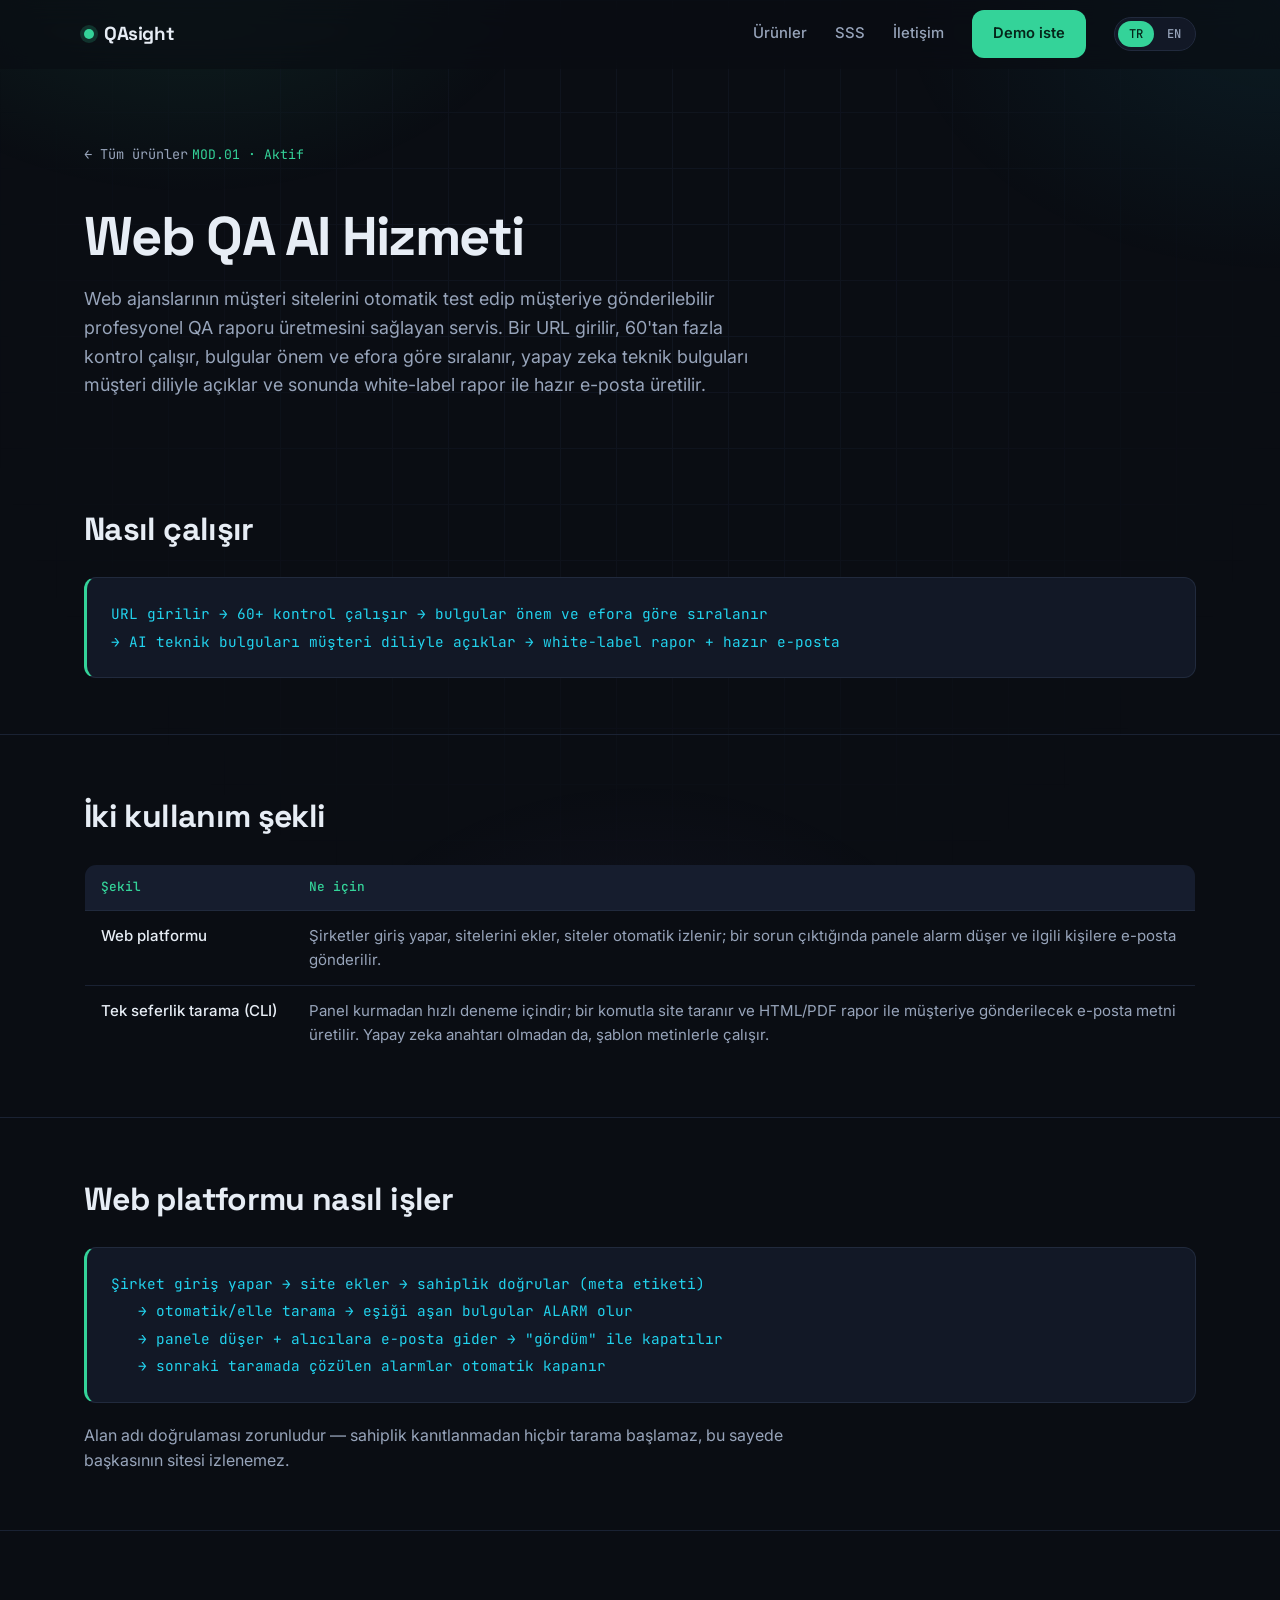
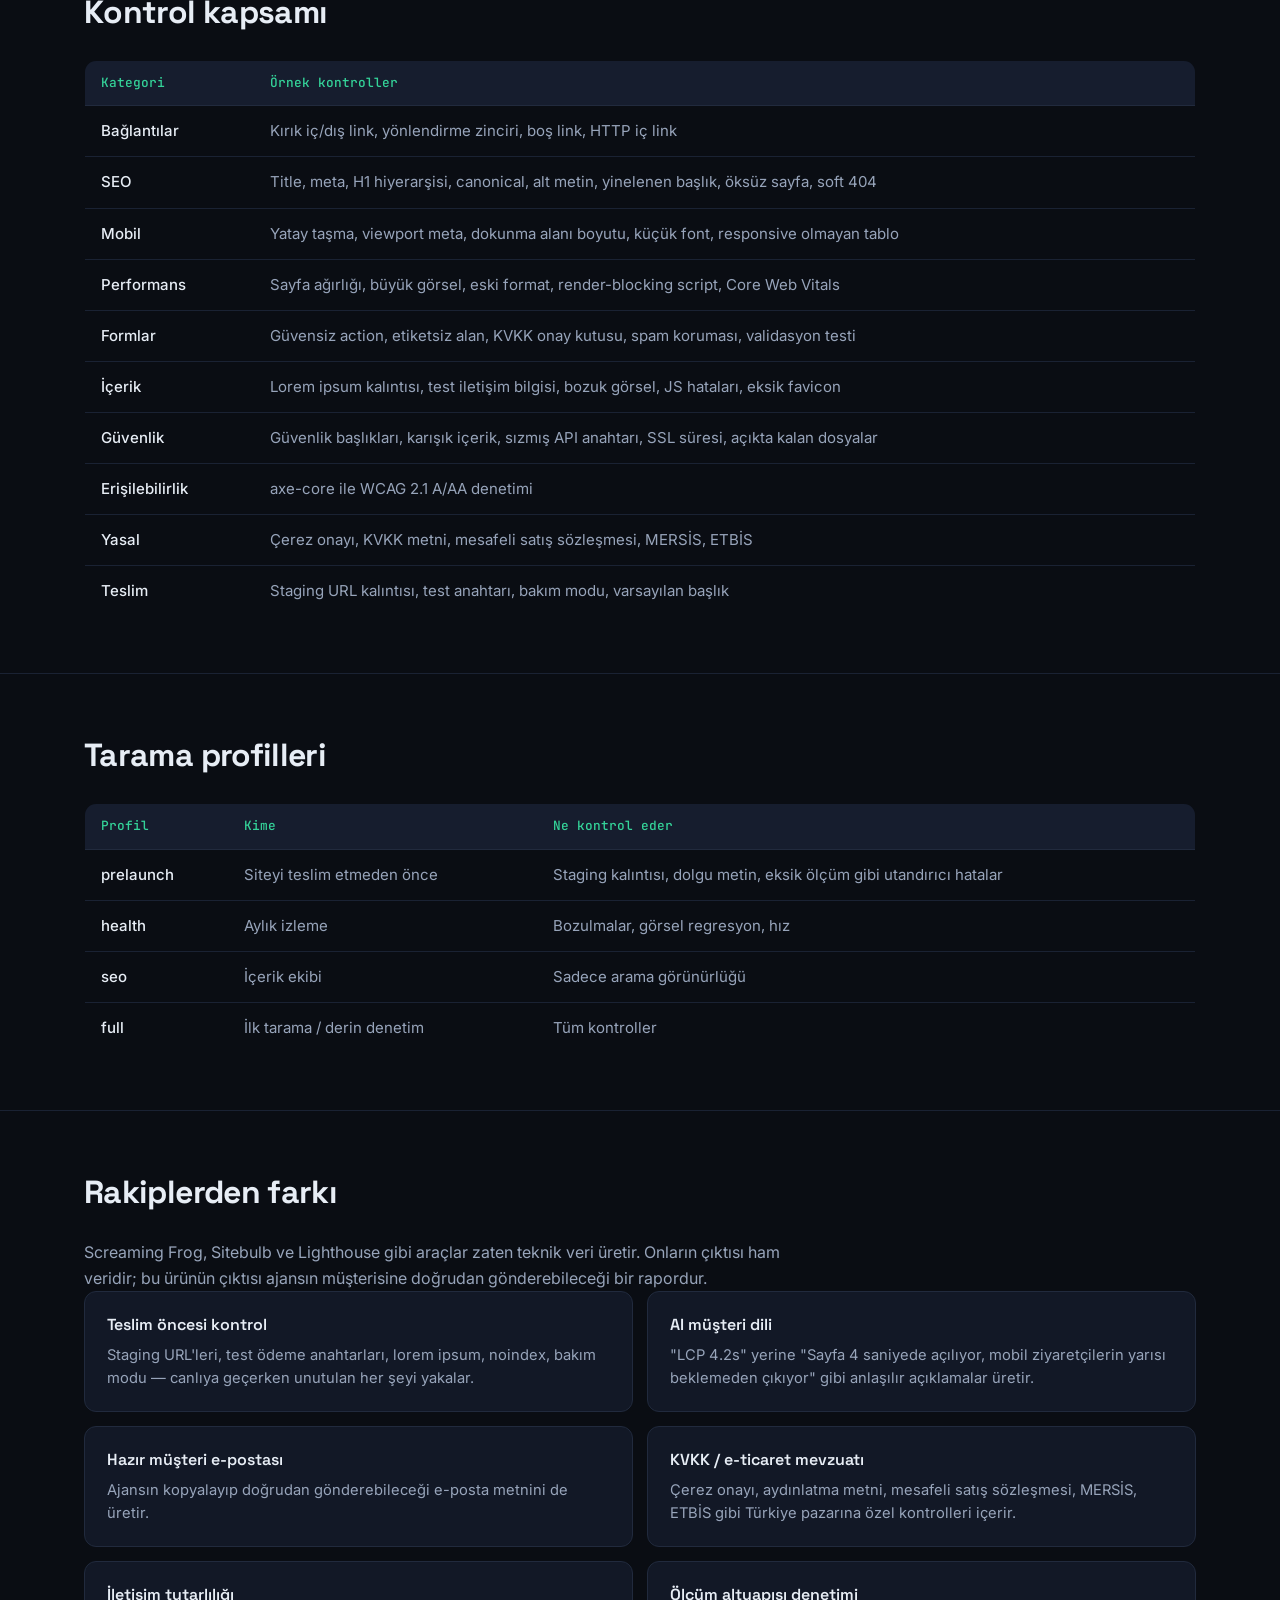
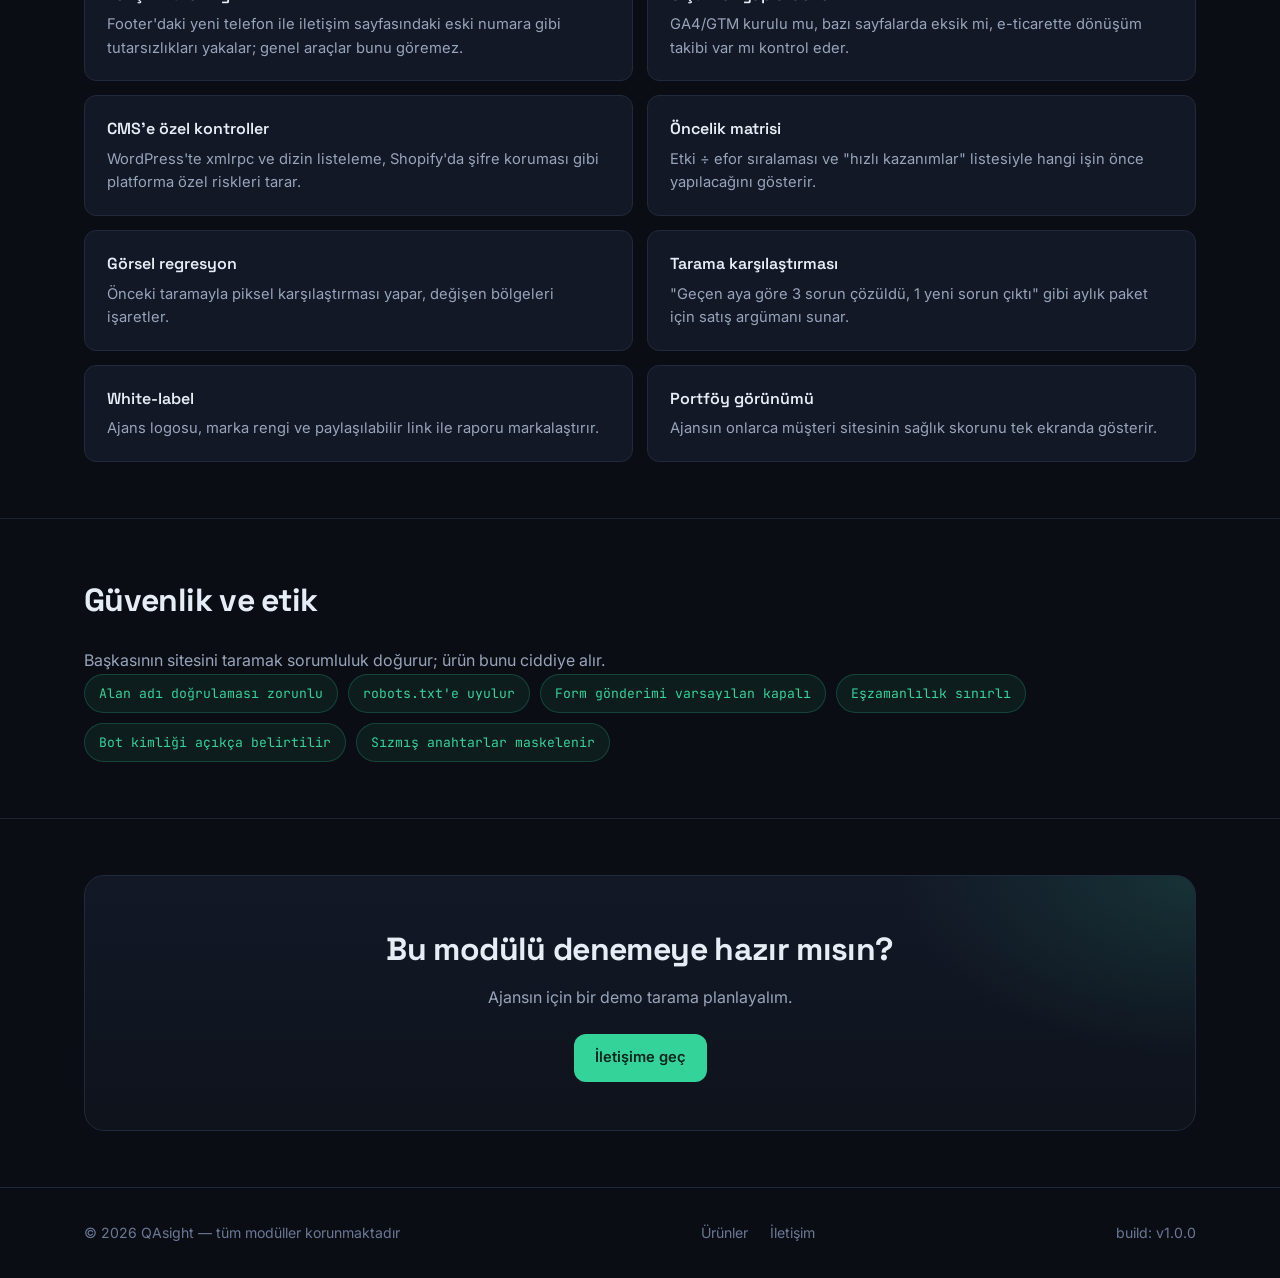
<file: web-qa.html>
<!DOCTYPE html>
<html lang="tr">
<head>
<meta charset="UTF-8">
<meta name="viewport" content="width=device-width, initial-scale=1.0">
<title>Web QA AI Hizmeti — QAsight</title>
<meta name="description" content="QAsight Web QA AI: müşteri sitelerini otomatik test edip müşteriye gönderilebilir profesyonel QA raporu üreten servis.">
<meta name="theme-color" content="#0a0d13">
<link rel="icon" href="data:image/svg+xml,%3Csvg xmlns='http://www.w3.org/2000/svg' viewBox='0 0 32 32'%3E%3Crect width='32' height='32' rx='7' fill='%230a0d13'/%3E%3Cpath d='M9 16.5l4.5 4.5L23 11' stroke='%2334d399' stroke-width='3' fill='none' stroke-linecap='round' stroke-linejoin='round'/%3E%3C/svg%3E">
<link rel="preconnect" href="https://fonts.googleapis.com">
<link rel="preconnect" href="https://fonts.gstatic.com" crossorigin>
<link href="https://fonts.googleapis.com/css2?family=Inter:wght@400;500;600&family=JetBrains+Mono:wght@400;500;600&family=Space+Grotesk:wght@400;500;600;700&display=swap" rel="stylesheet">
<link rel="stylesheet" href="style.css">
</head>
<body>

<nav id="nav">
  <div class="wrap">
    <a class="logo" href="index.html"><span class="dot"></span>QAsight</a>
    <div class="nav-right">
      <a class="navlink" href="index.html#products" data-i18n="nav.products">Ürünler</a>
      <a class="navlink" href="index.html#faq" data-i18n="nav.faq">SSS</a>
      <a class="navlink" href="index.html#contact" data-i18n="nav.contact">İletişim</a>
      <a class="cta-btn" href="index.html#contact" data-i18n="nav.demo">Demo iste</a>
      <div class="lang-switch" role="group" aria-label="Dil / Language">
        <button class="lang-btn" data-lang="tr" type="button">TR</button>
        <button class="lang-btn" data-lang="en" type="button">EN</button>
      </div>
    </div>
    <button class="hamburger" id="hamburger" aria-label="Menüyü aç" aria-expanded="false" aria-controls="mobileMenu"><span></span></button>
  </div>
</nav>
<div class="mobile-menu" id="mobileMenu">
  <div class="wrap">
    <div class="lang-switch" role="group" aria-label="Dil / Language">
      <button class="lang-btn" data-lang="tr" type="button">TR</button>
      <button class="lang-btn" data-lang="en" type="button">EN</button>
    </div>
    <a href="index.html#products" data-i18n="nav.products">Ürünler</a>
    <a href="index.html#faq" data-i18n="nav.faq">SSS</a>
    <a href="index.html#contact" data-i18n="nav.contact">İletişim</a>
    <a class="cta-btn" href="index.html#contact" data-i18n="nav.demo">Demo iste</a>
  </div>
</div>

<header class="detail-hero">
  <div class="wrap">
    <a class="back-link" href="index.html" data-i18n="common.back">← Tüm ürünler</a>
    <span class="card-id" data-i18n="wq.id">MOD.01 · Aktif</span>
    <h1 data-i18n="wq.h1">Web QA AI Hizmeti</h1>
    <p class="lede" data-i18n="wq.lede">Web ajanslarının müşteri sitelerini otomatik test edip müşteriye gönderilebilir profesyonel QA raporu üretmesini sağlayan servis. Bir URL girilir, 60'tan fazla kontrol çalışır, bulgular önem ve efora göre sıralanır, yapay zeka teknik bulguları müşteri diliyle açıklar ve sonunda white-label rapor ile hazır e-posta üretilir.</p>
  </div>
</header>

<section class="detail-section">
  <div class="wrap">
    <h2 data-i18n="wq.s1h">Nasıl çalışır</h2>
    <div class="flow" data-i18n="wq.flow1">URL girilir → 60+ kontrol çalışır → bulgular önem ve efora göre sıralanır
→ AI teknik bulguları müşteri diliyle açıklar → white-label rapor + hazır e-posta</div>
  </div>
</section>

<section class="detail-section">
  <div class="wrap">
    <h2 data-i18n="wq.s2h">İki kullanım şekli</h2>
    <table class="spec-table" data-i18n="wq.tbl1">
      <tr><th>Şekil</th><th>Ne için</th></tr>
      <tr>
        <td class="key">Web platformu</td>
        <td>Şirketler giriş yapar, sitelerini ekler, siteler otomatik izlenir; bir sorun çıktığında panele alarm düşer ve ilgili kişilere e-posta gönderilir.</td>
      </tr>
      <tr>
        <td class="key">Tek seferlik tarama (CLI)</td>
        <td>Panel kurmadan hızlı deneme içindir; bir komutla site taranır ve HTML/PDF rapor ile müşteriye gönderilecek e-posta metni üretilir. Yapay zeka anahtarı olmadan da, şablon metinlerle çalışır.</td>
      </tr>
    </table>
  </div>
</section>

<section class="detail-section">
  <div class="wrap">
    <h2 data-i18n="wq.s3h">Web platformu nasıl işler</h2>
    <div class="flow" data-i18n="wq.flow2">Şirket giriş yapar → site ekler → sahiplik doğrular (meta etiketi)
   → otomatik/elle tarama → eşiği aşan bulgular ALARM olur
   → panele düşer + alıcılara e-posta gider → "gördüm" ile kapatılır
   → sonraki taramada çözülen alarmlar otomatik kapanır</div>
    <p style="margin-top:20px;" data-i18n="wq.s3p">Alan adı doğrulaması zorunludur — sahiplik kanıtlanmadan hiçbir tarama başlamaz, bu sayede başkasının sitesi izlenemez.</p>
  </div>
</section>

<section class="detail-section">
  <div class="wrap">
    <h2 data-i18n="wq.s4h">Kontrol kapsamı</h2>
    <table class="spec-table" data-i18n="wq.tbl2">
      <tr><th>Kategori</th><th>Örnek kontroller</th></tr>
      <tr><td class="key">Bağlantılar</td><td>Kırık iç/dış link, yönlendirme zinciri, boş link, HTTP iç link</td></tr>
      <tr><td class="key">SEO</td><td>Title, meta, H1 hiyerarşisi, canonical, alt metin, yinelenen başlık, öksüz sayfa, soft 404</td></tr>
      <tr><td class="key">Mobil</td><td>Yatay taşma, viewport meta, dokunma alanı boyutu, küçük font, responsive olmayan tablo</td></tr>
      <tr><td class="key">Performans</td><td>Sayfa ağırlığı, büyük görsel, eski format, render-blocking script, Core Web Vitals</td></tr>
      <tr><td class="key">Formlar</td><td>Güvensiz action, etiketsiz alan, KVKK onay kutusu, spam koruması, validasyon testi</td></tr>
      <tr><td class="key">İçerik</td><td>Lorem ipsum kalıntısı, test iletişim bilgisi, bozuk görsel, JS hataları, eksik favicon</td></tr>
      <tr><td class="key">Güvenlik</td><td>Güvenlik başlıkları, karışık içerik, sızmış API anahtarı, SSL süresi, açıkta kalan dosyalar</td></tr>
      <tr><td class="key">Erişilebilirlik</td><td>axe-core ile WCAG 2.1 A/AA denetimi</td></tr>
      <tr><td class="key">Yasal</td><td>Çerez onayı, KVKK metni, mesafeli satış sözleşmesi, MERSİS, ETBİS</td></tr>
      <tr><td class="key">Teslim</td><td>Staging URL kalıntısı, test anahtarı, bakım modu, varsayılan başlık</td></tr>
    </table>
  </div>
</section>

<section class="detail-section">
  <div class="wrap">
    <h2 data-i18n="wq.s5h">Tarama profilleri</h2>
    <table class="spec-table" data-i18n="wq.tbl3">
      <tr><th>Profil</th><th>Kime</th><th>Ne kontrol eder</th></tr>
      <tr><td class="key">prelaunch</td><td>Siteyi teslim etmeden önce</td><td>Staging kalıntısı, dolgu metin, eksik ölçüm gibi utandırıcı hatalar</td></tr>
      <tr><td class="key">health</td><td>Aylık izleme</td><td>Bozulmalar, görsel regresyon, hız</td></tr>
      <tr><td class="key">seo</td><td>İçerik ekibi</td><td>Sadece arama görünürlüğü</td></tr>
      <tr><td class="key">full</td><td>İlk tarama / derin denetim</td><td>Tüm kontroller</td></tr>
    </table>
  </div>
</section>

<section class="detail-section">
  <div class="wrap">
    <h2 data-i18n="wq.s6h">Rakiplerden farkı</h2>
    <p data-i18n="wq.s6p">Screaming Frog, Sitebulb ve Lighthouse gibi araçlar zaten teknik veri üretir. Onların çıktısı ham veridir; bu ürünün çıktısı ajansın müşterisine doğrudan gönderebileceği bir rapordur.</p>
    <div class="diff-grid" data-i18n="wq.grid">
      <div class="diff-row"><div class="diff-label">Teslim öncesi kontrol</div><div class="diff-desc">Staging URL'leri, test ödeme anahtarları, lorem ipsum, noindex, bakım modu — canlıya geçerken unutulan her şeyi yakalar.</div></div>
      <div class="diff-row"><div class="diff-label">AI müşteri dili</div><div class="diff-desc">"LCP 4.2s" yerine "Sayfa 4 saniyede açılıyor, mobil ziyaretçilerin yarısı beklemeden çıkıyor" gibi anlaşılır açıklamalar üretir.</div></div>
      <div class="diff-row"><div class="diff-label">Hazır müşteri e-postası</div><div class="diff-desc">Ajansın kopyalayıp doğrudan gönderebileceği e-posta metnini de üretir.</div></div>
      <div class="diff-row"><div class="diff-label">KVKK / e-ticaret mevzuatı</div><div class="diff-desc">Çerez onayı, aydınlatma metni, mesafeli satış sözleşmesi, MERSİS, ETBİS gibi Türkiye pazarına özel kontrolleri içerir.</div></div>
      <div class="diff-row"><div class="diff-label">İletişim tutarlılığı</div><div class="diff-desc">Footer'daki yeni telefon ile iletişim sayfasındaki eski numara gibi tutarsızlıkları yakalar; genel araçlar bunu göremez.</div></div>
      <div class="diff-row"><div class="diff-label">Ölçüm altyapısı denetimi</div><div class="diff-desc">GA4/GTM kurulu mu, bazı sayfalarda eksik mi, e-ticarette dönüşüm takibi var mı kontrol eder.</div></div>
      <div class="diff-row"><div class="diff-label">CMS'e özel kontroller</div><div class="diff-desc">WordPress'te xmlrpc ve dizin listeleme, Shopify'da şifre koruması gibi platforma özel riskleri tarar.</div></div>
      <div class="diff-row"><div class="diff-label">Öncelik matrisi</div><div class="diff-desc">Etki ÷ efor sıralaması ve "hızlı kazanımlar" listesiyle hangi işin önce yapılacağını gösterir.</div></div>
      <div class="diff-row"><div class="diff-label">Görsel regresyon</div><div class="diff-desc">Önceki taramayla piksel karşılaştırması yapar, değişen bölgeleri işaretler.</div></div>
      <div class="diff-row"><div class="diff-label">Tarama karşılaştırması</div><div class="diff-desc">"Geçen aya göre 3 sorun çözüldü, 1 yeni sorun çıktı" gibi aylık paket için satış argümanı sunar.</div></div>
      <div class="diff-row"><div class="diff-label">White-label</div><div class="diff-desc">Ajans logosu, marka rengi ve paylaşılabilir link ile raporu markalaştırır.</div></div>
      <div class="diff-row"><div class="diff-label">Portföy görünümü</div><div class="diff-desc">Ajansın onlarca müşteri sitesinin sağlık skorunu tek ekranda gösterir.</div></div>
    </div>
  </div>
</section>

<section class="detail-section">
  <div class="wrap">
    <h2 data-i18n="wq.s7h">Güvenlik ve etik</h2>
    <p data-i18n="wq.s7p">Başkasının sitesini taramak sorumluluk doğurur; ürün bunu ciddiye alır.</p>
    <div class="pill-list" data-i18n="wq.pills">
      <span class="pill">Alan adı doğrulaması zorunlu</span>
      <span class="pill">robots.txt'e uyulur</span>
      <span class="pill">Form gönderimi varsayılan kapalı</span>
      <span class="pill">Eşzamanlılık sınırlı</span>
      <span class="pill">Bot kimliği açıkça belirtilir</span>
      <span class="pill">Sızmış anahtarlar maskelenir</span>
    </div>
  </div>
</section>

<section class="detail-section">
  <div class="wrap">
    <div class="detail-cta">
      <h3 data-i18n="wq.ctah">Bu modülü denemeye hazır mısın?</h3>
      <p data-i18n="wq.ctap">Ajansın için bir demo tarama planlayalım.</p>
      <a class="cta-btn" href="index.html#contact" data-i18n="common.contact">İletişime geç</a>
    </div>
  </div>
</section>

<footer>
  <div class="wrap">
    <span data-i18n="foot.rights">© 2026 QAsight — tüm modüller korunmaktadır</span>
    <div class="foot-links">
      <a href="index.html#products" data-i18n="foot.products">Ürünler</a>
      <a href="index.html#contact" data-i18n="foot.contact">İletişim</a>
    </div>
    <span data-i18n="foot.build">build: v1.0.0</span>
  </div>
</footer>

<script>
  const nav = document.getElementById('nav');
  const onScroll = () => nav.classList.toggle('scrolled', window.scrollY > 8);
  onScroll();
  window.addEventListener('scroll', onScroll, { passive: true });

  const burger = document.getElementById('hamburger');
  const menu = document.getElementById('mobileMenu');
  const setMenu = (open) => {
    menu.classList.toggle('open', open);
    burger.setAttribute('aria-expanded', String(open));
    burger.setAttribute('aria-label', open ? 'Menüyü kapat' : 'Menüyü aç');
  };
  burger.addEventListener('click', () => setMenu(!menu.classList.contains('open')));
  menu.querySelectorAll('a').forEach(a => a.addEventListener('click', () => setMenu(false)));

  const reduce = window.matchMedia('(prefers-reduced-motion: reduce)').matches;
  if (!reduce && 'IntersectionObserver' in window) {
    const io = new IntersectionObserver((entries) => {
      entries.forEach(e => { if (e.isIntersecting) { e.target.classList.add('in'); io.unobserve(e.target); } });
    }, { threshold: 0.1, rootMargin: '0px 0px -40px 0px' });
    document.querySelectorAll('.detail-section, .detail-hero').forEach(el => { el.classList.add('reveal'); io.observe(el); });
  }
</script>

<script>
window.PAGE_I18N = {
  "doc.title": "Web QA AI Service — QAsight",
  "wq.id": "MOD.01 · Active",
  "wq.h1": "Web QA AI Service",
  "wq.lede": "A service that lets web agencies automatically test client sites and produce a professional, client-ready QA report. Enter a URL, more than 60 checks run, findings are ranked by impact and effort, AI explains the technical findings in the client's language, and in the end a white-label report plus a ready-to-send email is generated.",
  "wq.s1h": "How it works",
  "wq.flow1": `URL entered → 60+ checks run → findings ranked by impact and effort
→ AI explains the technical findings in the client's language → white-label report + ready email`,
  "wq.s2h": "Two ways to use it",
  "wq.tbl1": `<tr><th>Form</th><th>What for</th></tr>
      <tr>
        <td class="key">Web platform</td>
        <td>Companies log in, add their sites, and sites are monitored automatically; when a problem appears an alert lands on the dashboard and an email is sent to the relevant people.</td>
      </tr>
      <tr>
        <td class="key">One-off scan (CLI)</td>
        <td>For a quick trial without setting up a dashboard; one command scans the site and produces an HTML/PDF report plus the email text to send the client. Works even without an AI key, using template text.</td>
      </tr>`,
  "wq.s3h": "How the web platform works",
  "wq.flow2": `Company logs in → adds a site → verifies ownership (meta tag)
   → automatic/manual scan → findings over the threshold become ALERTS
   → land on the dashboard + email goes to recipients → closed with "seen"
   → resolved alerts auto-close on the next scan`,
  "wq.s3p": "Domain verification is mandatory — no scan starts until ownership is proven, so no one else's site can be monitored.",
  "wq.s4h": "Check coverage",
  "wq.tbl2": `<tr><th>Category</th><th>Example checks</th></tr>
      <tr><td class="key">Links</td><td>Broken internal/external links, redirect chains, empty links, HTTP internal links</td></tr>
      <tr><td class="key">SEO</td><td>Title, meta, H1 hierarchy, canonical, alt text, duplicate titles, orphan pages, soft 404</td></tr>
      <tr><td class="key">Mobile</td><td>Horizontal overflow, viewport meta, tap target size, tiny fonts, non-responsive tables</td></tr>
      <tr><td class="key">Performance</td><td>Page weight, large images, legacy formats, render-blocking scripts, Core Web Vitals</td></tr>
      <tr><td class="key">Forms</td><td>Insecure action, unlabeled fields, consent checkbox, spam protection, validation testing</td></tr>
      <tr><td class="key">Content</td><td>Leftover lorem ipsum, test contact details, broken images, JS errors, missing favicon</td></tr>
      <tr><td class="key">Security</td><td>Security headers, mixed content, leaked API keys, SSL expiry, exposed files</td></tr>
      <tr><td class="key">Accessibility</td><td>WCAG 2.1 A/AA audit via axe-core</td></tr>
      <tr><td class="key">Legal</td><td>Cookie consent, privacy notice, distance-selling terms, business registry (MERSİS, ETBİS)</td></tr>
      <tr><td class="key">Handoff</td><td>Leftover staging URLs, test keys, maintenance mode, default titles</td></tr>`,
  "wq.s5h": "Scan profiles",
  "wq.tbl3": `<tr><th>Profile</th><th>For whom</th><th>What it checks</th></tr>
      <tr><td class="key">prelaunch</td><td>Before handing off the site</td><td>Embarrassing errors like staging leftovers, filler text, missing analytics</td></tr>
      <tr><td class="key">health</td><td>Monthly monitoring</td><td>Regressions, visual regression, speed</td></tr>
      <tr><td class="key">seo</td><td>Content team</td><td>Search visibility only</td></tr>
      <tr><td class="key">full</td><td>First scan / deep audit</td><td>All checks</td></tr>`,
  "wq.s6h": "How it differs from competitors",
  "wq.s6p": "Tools like Screaming Frog, Sitebulb and Lighthouse already produce technical data. Their output is raw data; this product's output is a report the agency can send straight to its client.",
  "wq.grid": `<div class="diff-row"><div class="diff-label">Pre-handoff check</div><div class="diff-desc">Staging URLs, test payment keys, lorem ipsum, noindex, maintenance mode — catches everything forgotten when going live.</div></div>
      <div class="diff-row"><div class="diff-label">AI in the client's language</div><div class="diff-desc">Instead of "LCP 4.2s" it writes understandable explanations like "The page opens in 4 seconds, half of mobile visitors leave without waiting."</div></div>
      <div class="diff-row"><div class="diff-label">Ready client email</div><div class="diff-desc">It also generates the email text the agency can copy and send directly.</div></div>
      <div class="diff-row"><div class="diff-label">Privacy / e-commerce law</div><div class="diff-desc">Includes checks specific to the Turkish market such as cookie consent, privacy notice, distance-selling terms, MERSİS and ETBİS.</div></div>
      <div class="diff-row"><div class="diff-label">Contact consistency</div><div class="diff-desc">Catches mismatches like a new phone number in the footer vs. an old one on the contact page — something generic tools miss.</div></div>
      <div class="diff-row"><div class="diff-label">Analytics setup audit</div><div class="diff-desc">Checks whether GA4/GTM is installed, missing on some pages, or whether conversion tracking exists in e-commerce.</div></div>
      <div class="diff-row"><div class="diff-label">CMS-specific checks</div><div class="diff-desc">Scans platform-specific risks like xmlrpc and directory listing on WordPress, or password protection on Shopify.</div></div>
      <div class="diff-row"><div class="diff-label">Priority matrix</div><div class="diff-desc">Shows what to do first with an impact ÷ effort ranking and a "quick wins" list.</div></div>
      <div class="diff-row"><div class="diff-label">Visual regression</div><div class="diff-desc">Runs a pixel comparison against the previous scan and flags changed regions.</div></div>
      <div class="diff-row"><div class="diff-label">Scan comparison</div><div class="diff-desc">Offers a sales argument for a monthly package, e.g. "3 issues fixed since last month, 1 new issue appeared."</div></div>
      <div class="diff-row"><div class="diff-label">White-label</div><div class="diff-desc">Brands the report with the agency's logo, brand color and a shareable link.</div></div>
      <div class="diff-row"><div class="diff-label">Portfolio view</div><div class="diff-desc">Shows the health score of dozens of the agency's client sites on a single screen.</div></div>`,
  "wq.s7h": "Security & ethics",
  "wq.s7p": "Scanning someone else's site carries responsibility; the product takes that seriously.",
  "wq.pills": `<span class="pill">Domain verification required</span>
      <span class="pill">robots.txt respected</span>
      <span class="pill">Form submission off by default</span>
      <span class="pill">Concurrency limited</span>
      <span class="pill">Bot identity stated clearly</span>
      <span class="pill">Leaked keys masked</span>`,
  "wq.ctah": "Ready to try this module?",
  "wq.ctap": "Let's plan a demo scan for your agency."
};
</script>
<script src="i18n.js"></script>

</body>
</html>
</file>
<file: style.css>
/* ============================================================
   QAsight — design system
   Dark, technical, trustworthy. Built for a QA / dev-tools SaaS.
   ============================================================ */

:root {
  /* palette */
  --bg:        #0a0d13;
  --bg-2:      #0e131c;
  --surface:   #121826;
  --surface-2: #161d2e;
  --line:      #212a3d;
  --line-soft: #1a2233;

  --text:      #e7edf5;
  --muted:     #97a4ba;
  --faint:     #6b7896;

  --accent:    #34d399;   /* QA "pass" green  */
  --accent-2:  #22d3ee;   /* signal cyan      */
  --accent-3:  #a78bfa;   /* soft violet      */
  --danger:    #fb7185;

  --glow: 0 0 0 1px rgba(52,211,153,.35), 0 8px 40px -12px rgba(52,211,153,.45);

  /* type */
  --display: "Space Grotesk", system-ui, sans-serif;
  --body:    "Inter", system-ui, sans-serif;
  --mono:    "JetBrains Mono", ui-monospace, monospace;

  --wrap: 1160px;
  --radius: 18px;
  --ease: cubic-bezier(.22,.61,.36,1);
}

/* ---------- reset ---------- */
*, *::before, *::after { box-sizing: border-box; }
* { margin: 0; }

html { scroll-behavior: smooth; }

body {
  font-family: var(--body);
  background: var(--bg);
  color: var(--text);
  line-height: 1.6;
  -webkit-font-smoothing: antialiased;
  overflow-x: hidden;
  position: relative;
}

/* ambient background: subtle grid + glow blobs */
body::before {
  content: "";
  position: fixed;
  inset: 0;
  z-index: -2;
  background:
    radial-gradient(600px 400px at 15% -5%, rgba(52,211,153,.10), transparent 60%),
    radial-gradient(700px 500px at 100% 0%, rgba(34,211,238,.08), transparent 55%),
    radial-gradient(600px 500px at 50% 120%, rgba(167,139,250,.07), transparent 60%);
}
body::after {
  content: "";
  position: fixed;
  inset: 0;
  z-index: -1;
  background-image:
    linear-gradient(var(--line-soft) 1px, transparent 1px),
    linear-gradient(90deg, var(--line-soft) 1px, transparent 1px);
  background-size: 56px 56px;
  mask-image: radial-gradient(circle at 50% 30%, #000 0%, transparent 75%);
  -webkit-mask-image: radial-gradient(circle at 50% 30%, #000 0%, transparent 75%);
  opacity: .5;
}

a { color: inherit; text-decoration: none; }
img { max-width: 100%; display: block; }

.wrap {
  width: 100%;
  max-width: var(--wrap);
  margin-inline: auto;
  padding-inline: 24px;
}

/* ---------- nav ---------- */
nav {
  position: sticky;
  top: 0;
  z-index: 50;
  backdrop-filter: blur(14px);
  background: rgba(10,13,19,.65);
  border-bottom: 1px solid transparent;
  transition: border-color .3s var(--ease), background .3s var(--ease);
}
nav.scrolled {
  border-bottom-color: var(--line);
  background: rgba(10,13,19,.85);
}
nav .wrap {
  display: flex;
  align-items: center;
  justify-content: space-between;
  height: 68px;
}
.logo {
  font-family: var(--display);
  font-weight: 700;
  font-size: 1.18rem;
  letter-spacing: -.02em;
  display: flex;
  align-items: center;
  gap: 10px;
}
.logo .dot {
  width: 10px; height: 10px;
  border-radius: 50%;
  background: var(--accent);
  box-shadow: 0 0 0 4px rgba(52,211,153,.18);
  animation: pulse 2.4s var(--ease) infinite;
}
@keyframes pulse {
  0%,100% { box-shadow: 0 0 0 4px rgba(52,211,153,.18); }
  50%     { box-shadow: 0 0 0 8px rgba(52,211,153,0); }
}
.nav-right { display: flex; align-items: center; gap: 28px; }
.navlink {
  color: var(--muted);
  font-size: .93rem;
  font-weight: 500;
  transition: color .2s var(--ease);
  position: relative;
}
.navlink:hover { color: var(--text); }

/* ---------- buttons ---------- */
.cta-btn {
  display: inline-flex;
  align-items: center;
  gap: 8px;
  background: var(--accent);
  color: #05261a;
  font-weight: 600;
  font-size: .92rem;
  padding: 11px 20px;
  border-radius: 12px;
  border: 1px solid transparent;
  transition: transform .2s var(--ease), box-shadow .2s var(--ease), filter .2s var(--ease);
}
.cta-btn:hover {
  transform: translateY(-2px);
  box-shadow: var(--glow);
  filter: brightness(1.05);
}
.btn-outline {
  display: inline-flex;
  align-items: center;
  gap: 8px;
  background: transparent;
  color: var(--text);
  font-weight: 600;
  font-size: .92rem;
  padding: 11px 20px;
  border-radius: 12px;
  border: 1px solid var(--line);
  transition: border-color .2s var(--ease), background .2s var(--ease), transform .2s var(--ease);
}
.btn-outline:hover {
  border-color: var(--accent);
  background: var(--surface);
  transform: translateY(-2px);
}

/* ---------- accessibility ---------- */
:where(a, button, input, [tabindex]):focus-visible {
  outline: 2px solid var(--accent);
  outline-offset: 3px;
  border-radius: 4px;
}
.skip-link {
  position: absolute;
  left: 12px; top: -60px;
  z-index: 100;
  background: var(--accent);
  color: #05261a;
  font-weight: 600;
  padding: 10px 16px;
  border-radius: 10px;
  transition: top .2s var(--ease);
}
.skip-link:focus { top: 12px; }
section[id], header[id] { scroll-margin-top: 84px; }

/* ---------- hamburger / mobile menu ---------- */
.hamburger {
  display: none;
  width: 42px; height: 42px;
  background: var(--surface);
  border: 1px solid var(--line);
  border-radius: 10px;
  cursor: pointer;
  padding: 0;
  position: relative;
}
.hamburger span,
.hamburger span::before,
.hamburger span::after {
  content: "";
  position: absolute;
  left: 50%; top: 50%;
  width: 18px; height: 2px;
  background: var(--text);
  border-radius: 2px;
  transform: translate(-50%, -50%);
  transition: transform .25s var(--ease), opacity .25s var(--ease);
}
.hamburger span::before { transform: translate(-50%, -7px); }
.hamburger span::after  { transform: translate(-50%, 5px); }
.hamburger[aria-expanded="true"] span { background: transparent; }
.hamburger[aria-expanded="true"] span::before { transform: translate(-50%, -50%) rotate(45deg); top: 0; }
.hamburger[aria-expanded="true"] span::after  { transform: translate(-50%, -50%) rotate(-45deg); top: 0; }

.mobile-menu {
  display: none;
  border-bottom: 1px solid var(--line);
  background: rgba(10,13,19,.96);
  backdrop-filter: blur(14px);
}
.mobile-menu.open { display: block; }
.mobile-menu .wrap { display: flex; flex-direction: column; gap: 4px; padding-block: 12px; }
.mobile-menu a {
  padding: 12px 4px;
  color: var(--muted);
  font-weight: 500;
  border-bottom: 1px solid var(--line-soft);
}
.mobile-menu a:last-child { border-bottom: none; }
.mobile-menu a.cta-btn { color: #05261a; justify-content: center; margin-top: 10px; border-bottom: none; }

/* ---------- language switch ---------- */
.lang-switch {
  display: inline-flex;
  align-items: center;
  gap: 2px;
  background: var(--surface);
  border: 1px solid var(--line);
  border-radius: 999px;
  padding: 3px;
}
.lang-btn {
  font-family: var(--mono);
  font-size: .76rem;
  font-weight: 500;
  color: var(--muted);
  background: transparent;
  border: none;
  cursor: pointer;
  padding: 5px 11px;
  border-radius: 999px;
  transition: color .2s var(--ease), background .2s var(--ease);
}
.lang-btn:hover { color: var(--text); }
.lang-btn.active { color: #05261a; background: var(--accent); }
.mobile-menu .lang-switch { align-self: flex-start; margin: 6px 0 4px; }

/* ---------- hero ---------- */
.hero {
  padding: 88px 0 72px;
  position: relative;
}
.hero .wrap {
  display: grid;
  grid-template-columns: 1.05fr .95fr;
  gap: 56px;
  align-items: center;
}

/* hero product mockup: a live QA report */
.report-card {
  background: linear-gradient(180deg, var(--surface), var(--bg-2));
  border: 1px solid var(--line);
  border-radius: 18px;
  box-shadow: 0 30px 70px -30px rgba(0,0,0,.8);
  overflow: hidden;
  font-family: var(--mono);
}
.report-head {
  display: flex;
  align-items: center;
  gap: 8px;
  padding: 14px 18px;
  border-bottom: 1px solid var(--line);
  background: var(--surface-2);
  font-size: .82rem;
  color: var(--muted);
}
.report-head .traffic { display: flex; gap: 6px; margin-right: 6px; }
.report-head .traffic i { width: 10px; height: 10px; border-radius: 50%; display: block; }
.report-head .traffic i:nth-child(1) { background: #fb7185; }
.report-head .traffic i:nth-child(2) { background: #fbbf24; }
.report-head .traffic i:nth-child(3) { background: #34d399; }
.report-head .url { color: var(--text); }
.report-head .live { margin-left: auto; color: var(--accent); display: inline-flex; align-items: center; gap: 6px; font-size: .74rem; }
.report-head .live::before { content:""; width:6px; height:6px; border-radius:50%; background: var(--accent); box-shadow:0 0 6px var(--accent); animation: pulse 2.4s var(--ease) infinite; }

.report-score {
  display: flex; align-items: center; gap: 18px;
  padding: 22px 18px;
  border-bottom: 1px solid var(--line-soft);
}
.score-ring {
  --val: 82;
  width: 76px; height: 76px; border-radius: 50%;
  display: grid; place-items: center;
  background: conic-gradient(var(--accent) calc(var(--val) * 1%), var(--line) 0);
  position: relative; flex-shrink: 0;
}
.score-ring::after {
  content: ""; position: absolute; inset: 7px; border-radius: 50%; background: var(--bg-2);
}
.score-ring b {
  position: relative; z-index: 1;
  font-family: var(--display); font-size: 1.5rem; color: var(--text);
}
.report-score .label small { color: var(--faint); font-size: .74rem; display: block; }
.report-score .label strong { font-family: var(--display); color: var(--text); font-size: 1.02rem; font-weight: 600; }

.report-rows { padding: 8px 6px 12px; }
.report-row {
  display: flex; align-items: center; gap: 12px;
  padding: 10px 12px;
  font-size: .84rem;
  border-radius: 10px;
}
.report-row + .report-row { border-top: 1px solid var(--line-soft); }
.report-row .mark { width: 18px; text-align: center; font-weight: 700; }
.report-row.ok  .mark { color: var(--accent); }
.report-row.warn .mark { color: #fbbf24; }
.report-row.err  .mark { color: var(--danger); }
.report-row .txt { color: var(--muted); flex: 1; }
.report-row .meta { color: var(--faint); font-size: .76rem; }
.report-foot {
  padding: 14px 18px;
  border-top: 1px solid var(--line);
  background: var(--surface-2);
  font-size: .8rem; color: var(--accent);
  display: flex; align-items: center; gap: 8px;
}
.eyebrow {
  display: inline-flex;
  align-items: center;
  gap: 9px;
  font-family: var(--mono);
  font-size: .78rem;
  color: var(--accent);
  background: rgba(52,211,153,.08);
  border: 1px solid rgba(52,211,153,.22);
  padding: 6px 14px;
  border-radius: 999px;
  letter-spacing: .02em;
}
.eyebrow::before {
  content: "";
  width: 6px; height: 6px;
  border-radius: 50%;
  background: var(--accent);
  box-shadow: 0 0 8px var(--accent);
}
.hero h1 {
  font-family: var(--display);
  font-weight: 700;
  font-size: clamp(2.4rem, 6vw, 4.4rem);
  line-height: 1.04;
  letter-spacing: -.035em;
  margin: 26px 0 22px;
  max-width: 16ch;
  text-wrap: balance;
}
.accent {
  background: linear-gradient(100deg, var(--accent), var(--accent-2));
  -webkit-background-clip: text;
  background-clip: text;
  color: transparent;
}
.hero-sub {
  font-size: clamp(1rem, 1.6vw, 1.18rem);
  color: var(--muted);
  max-width: 56ch;
  margin-bottom: 34px;
}
.hero-actions { display: flex; gap: 14px; flex-wrap: wrap; margin-bottom: 62px; }

.hero-meta {
  display: grid;
  grid-template-columns: repeat(3, minmax(0,1fr));
  gap: 20px;
  max-width: 620px;
}
.hero-meta > div {
  border-left: 2px solid var(--line);
  padding-left: 16px;
}
.hero-meta .num {
  font-family: var(--display);
  font-size: 2rem;
  font-weight: 700;
  letter-spacing: -.02em;
  color: var(--text);
}
.hero-meta .label {
  font-size: .82rem;
  color: var(--faint);
  margin-top: 2px;
}

/* ---------- marquee ---------- */
.strip {
  border-block: 1px solid var(--line-soft);
  background: var(--bg-2);
  overflow: hidden;
  padding: 16px 0;
}
.marquee {
  display: flex;
  gap: 48px;
  width: max-content;
  animation: scroll-x 34s linear infinite;
  font-family: var(--mono);
  font-size: .9rem;
  color: var(--faint);
}
.marquee span { display: inline-flex; align-items: center; gap: 48px; white-space: nowrap; }
.marquee span::after {
  content: "◆";
  color: var(--accent);
  font-size: .6rem;
}
@keyframes scroll-x {
  from { transform: translateX(0); }
  to   { transform: translateX(-50%); }
}
.strip:hover .marquee { animation-play-state: paused; }

/* ---------- section shell ---------- */
section { padding: 96px 0; }
.section-head { margin-bottom: 52px; max-width: 60ch; }
.section-tag {
  font-family: var(--mono);
  font-size: .82rem;
  color: var(--accent-2);
  letter-spacing: .04em;
}
.section-head h2 {
  font-family: var(--display);
  font-weight: 700;
  font-size: clamp(1.8rem, 4vw, 2.8rem);
  letter-spacing: -.03em;
  margin-top: 10px;
  line-height: 1.1;
  text-wrap: balance;
}
.section-head p {
  color: var(--muted);
  margin-top: 14px;
  font-size: 1.05rem;
}

/* ---------- bento feature grid ---------- */
.bento {
  display: grid;
  grid-template-columns: repeat(6, 1fr);
  gap: 18px;
}
.bento-item {
  background: linear-gradient(180deg, var(--surface), var(--bg-2));
  border: 1px solid var(--line);
  border-radius: var(--radius);
  padding: 28px;
  position: relative;
  overflow: hidden;
  transition: border-color .3s var(--ease), transform .3s var(--ease);
}
.bento-item:hover { border-color: rgba(52,211,153,.5); transform: translateY(-3px); }
.bento-item::after {
  content: "";
  position: absolute;
  inset: 0;
  background: radial-gradient(400px 200px at var(--mx,50%) var(--my,0%), rgba(52,211,153,.10), transparent 70%);
  opacity: 0;
  transition: opacity .3s var(--ease);
  pointer-events: none;
}
.bento-item:hover::after { opacity: 1; }
.bento-item.wide { grid-column: span 4; }
.bento-item.half { grid-column: span 3; }
.bento-item.third { grid-column: span 2; }
.bento-icon {
  width: 44px; height: 44px;
  display: grid;
  place-items: center;
  border-radius: 12px;
  background: rgba(52,211,153,.10);
  border: 1px solid rgba(52,211,153,.25);
  color: var(--accent);
  font-size: 1.3rem;
  margin-bottom: 18px;
}
.bento-item h3 {
  font-family: var(--display);
  font-size: 1.22rem;
  font-weight: 600;
  letter-spacing: -.02em;
  margin-bottom: 8px;
}
.bento-item p { color: var(--muted); font-size: .96rem; }

/* ---------- product cards ---------- */
.product-grid { display: grid; gap: 22px; }
.two-col { grid-template-columns: repeat(2, 1fr); }
.card-link { display: block; height: 100%; }
.card {
  background: linear-gradient(180deg, var(--surface), var(--bg-2));
  border: 1px solid var(--line);
  border-radius: var(--radius);
  padding: 32px;
  height: 100%;
  position: relative;
  overflow: hidden;
  transition: border-color .3s var(--ease), transform .3s var(--ease), box-shadow .3s var(--ease);
}
.card:hover {
  border-color: rgba(52,211,153,.55);
  transform: translateY(-4px);
  box-shadow: 0 20px 50px -24px rgba(0,0,0,.7);
}
.card-top {
  display: flex;
  justify-content: space-between;
  align-items: center;
  margin-bottom: 22px;
}
.card-id {
  font-family: var(--mono);
  font-size: .78rem;
  color: var(--faint);
}
.card-status {
  font-family: var(--mono);
  font-size: .72rem;
  color: var(--accent);
  background: rgba(52,211,153,.10);
  border: 1px solid rgba(52,211,153,.25);
  padding: 3px 10px;
  border-radius: 999px;
  display: inline-flex; align-items: center; gap: 6px;
}
.card-status::before {
  content: ""; width: 5px; height: 5px; border-radius: 50%;
  background: var(--accent); box-shadow: 0 0 6px var(--accent);
}
.card-icon {
  font-size: 2rem;
  color: var(--accent);
  margin-bottom: 16px;
}
.card h3 {
  font-family: var(--display);
  font-size: 1.5rem;
  font-weight: 600;
  letter-spacing: -.02em;
  margin-bottom: 12px;
}
.card p { color: var(--muted); font-size: .98rem; margin-bottom: 20px; }
.tags { display: flex; flex-wrap: wrap; gap: 8px; margin-bottom: 22px; }
.tag {
  font-family: var(--mono);
  font-size: .74rem;
  color: var(--muted);
  background: var(--surface-2);
  border: 1px solid var(--line);
  padding: 5px 11px;
  border-radius: 8px;
}
.card-more {
  color: var(--accent);
  font-weight: 600;
  font-size: .92rem;
  display: inline-flex;
  align-items: center;
  gap: 6px;
  transition: gap .2s var(--ease);
}
.card:hover .card-more { gap: 12px; }

/* ---------- how it works (steps) ---------- */
.steps { display: grid; grid-template-columns: repeat(3,1fr); gap: 20px; counter-reset: step; }
.step {
  background: var(--surface);
  border: 1px solid var(--line);
  border-radius: var(--radius);
  padding: 28px;
  position: relative;
}
.step::before {
  counter-increment: step;
  content: "0" counter(step);
  font-family: var(--mono);
  font-size: .85rem;
  color: var(--accent);
  display: block;
  margin-bottom: 14px;
}
.step h4 { font-family: var(--display); font-size: 1.12rem; font-weight: 600; margin-bottom: 8px; }
.step p { color: var(--muted); font-size: .93rem; }

/* ---------- contact ---------- */
.contact-box {
  background:
    radial-gradient(500px 300px at 100% 0%, rgba(52,211,153,.14), transparent 60%),
    linear-gradient(180deg, var(--surface), var(--bg-2));
  border: 1px solid var(--line);
  border-radius: 24px;
  padding: 64px 48px;
  text-align: center;
}
.contact-box h2 {
  font-family: var(--display);
  font-size: clamp(1.8rem, 4vw, 2.6rem);
  font-weight: 700;
  letter-spacing: -.03em;
  margin-bottom: 14px;
  text-wrap: balance;
}
.contact-box p { color: var(--muted); max-width: 48ch; margin: 0 auto 30px; }
.contact-actions { display: flex; gap: 14px; justify-content: center; flex-wrap: wrap; }

/* ---------- footer ---------- */
footer {
  border-top: 1px solid var(--line);
  padding: 34px 0;
  color: var(--faint);
  font-size: .88rem;
}
footer .wrap {
  display: flex;
  justify-content: space-between;
  align-items: center;
  flex-wrap: wrap;
  gap: 14px;
}
footer .foot-links { display: flex; gap: 22px; }
footer .foot-links a { color: var(--faint); transition: color .2s var(--ease); }
footer .foot-links a:hover { color: var(--accent); }

/* ---------- product detail page ---------- */
.detail-hero { padding: 72px 0 48px; }
.back-link {
  font-family: var(--mono);
  font-size: .85rem;
  color: var(--muted);
  display: inline-flex; align-items: center; gap: 8px;
  margin-bottom: 28px;
  transition: gap .2s var(--ease), color .2s var(--ease);
}
.back-link:hover { color: var(--accent); gap: 12px; }
.detail-hero h1 {
  font-family: var(--display);
  font-size: clamp(2rem, 5vw, 3.4rem);
  font-weight: 700;
  letter-spacing: -.03em;
  line-height: 1.06;
  margin: 14px 0 20px;
  max-width: 18ch;
  text-wrap: balance;
}
.detail-hero .lead { color: var(--muted); font-size: 1.12rem; max-width: 60ch; }
.feature-list { display: grid; grid-template-columns: repeat(2,1fr); gap: 18px; }
.feature {
  background: var(--surface);
  border: 1px solid var(--line);
  border-radius: 14px;
  padding: 24px;
  transition: border-color .3s var(--ease), transform .3s var(--ease);
}
.feature:hover { border-color: rgba(52,211,153,.45); transform: translateY(-3px); }
.feature .check {
  color: var(--accent);
  font-family: var(--mono);
  font-size: .82rem;
  margin-bottom: 10px;
  display: inline-flex; align-items: center; gap: 8px;
}
.feature h4 { font-family: var(--display); font-size: 1.1rem; font-weight: 600; margin-bottom: 6px; }
.feature p { color: var(--muted); font-size: .93rem; }

/* ---------- product detail: rich content blocks ---------- */
.detail-hero .lede {
  color: var(--muted);
  font-size: 1.12rem;
  max-width: 62ch;
  margin-top: 6px;
}
.detail-hero .card-id { font-family: var(--mono); font-size: .82rem; color: var(--accent); }

.detail-section { padding: 56px 0; border-top: 1px solid var(--line-soft); }
.detail-section:first-of-type { border-top: none; }
.detail-section h2 {
  font-family: var(--display);
  font-size: clamp(1.4rem, 3vw, 2rem);
  font-weight: 700;
  letter-spacing: -.02em;
  margin-bottom: 22px;
}
.detail-section > .wrap > p { color: var(--muted); max-width: 72ch; }

.flow {
  font-family: var(--mono);
  font-size: .9rem;
  line-height: 1.9;
  color: var(--accent-2);
  background: var(--surface);
  border: 1px solid var(--line);
  border-left: 3px solid var(--accent);
  border-radius: 12px;
  padding: 22px 24px;
  white-space: pre-wrap;
  overflow-x: auto;
}

.spec-table {
  width: 100%;
  border-collapse: collapse;
  border: 1px solid var(--line);
  border-radius: 12px;
  overflow: hidden;
  font-size: .94rem;
}
.spec-table th {
  text-align: left;
  font-family: var(--mono);
  font-size: .8rem;
  font-weight: 500;
  color: var(--accent);
  background: var(--surface-2);
  padding: 12px 16px;
  border-bottom: 1px solid var(--line);
}
.spec-table td {
  padding: 13px 16px;
  border-bottom: 1px solid var(--line-soft);
  color: var(--muted);
  vertical-align: top;
}
.spec-table tr:last-child td { border-bottom: none; }
.spec-table .key { color: var(--text); font-weight: 500; white-space: nowrap; }
.spec-table tr:hover td { background: rgba(52,211,153,.03); }

.diff-grid {
  display: grid;
  grid-template-columns: repeat(2, 1fr);
  gap: 14px;
}
.diff-row {
  background: var(--surface);
  border: 1px solid var(--line);
  border-radius: 12px;
  padding: 20px 22px;
  transition: border-color .3s var(--ease), transform .3s var(--ease);
}
.diff-row:hover { border-color: rgba(52,211,153,.4); transform: translateY(-2px); }
.diff-label {
  font-family: var(--display);
  font-weight: 600;
  font-size: 1rem;
  margin-bottom: 6px;
  color: var(--text);
}
.diff-desc { color: var(--muted); font-size: .92rem; }

.pill-list { display: flex; flex-wrap: wrap; gap: 10px; }
.pill {
  font-family: var(--mono);
  font-size: .82rem;
  color: var(--accent);
  background: rgba(52,211,153,.08);
  border: 1px solid rgba(52,211,153,.22);
  padding: 8px 14px;
  border-radius: 999px;
}

.scope-note {
  background:
    radial-gradient(400px 200px at 0% 0%, rgba(167,139,250,.10), transparent 60%),
    var(--surface);
  border: 1px solid var(--line);
  border-left: 3px solid var(--accent-3);
  border-radius: 12px;
  padding: 24px 26px;
}
.scope-note p { color: var(--muted); }

.detail-cta {
  background:
    radial-gradient(500px 300px at 100% 0%, rgba(52,211,153,.14), transparent 60%),
    linear-gradient(180deg, var(--surface), var(--bg-2));
  border: 1px solid var(--line);
  border-radius: 20px;
  padding: 48px;
  text-align: center;
}
.detail-cta h3 {
  font-family: var(--display);
  font-size: clamp(1.5rem, 3vw, 2rem);
  font-weight: 700;
  letter-spacing: -.02em;
  margin-bottom: 10px;
}
.detail-cta p { color: var(--muted); margin: 0 auto 24px; max-width: 46ch; }

@media (max-width: 900px) {
  .diff-grid { grid-template-columns: 1fr; }
  .detail-cta { padding: 36px 24px; }
}

/* ---------- FAQ ---------- */
.faq-list { display: grid; gap: 12px; max-width: 820px; }
.faq-item {
  background: var(--surface);
  border: 1px solid var(--line);
  border-radius: 14px;
  overflow: hidden;
  transition: border-color .3s var(--ease);
}
.faq-item[open] { border-color: rgba(52,211,153,.4); }
.faq-item summary {
  list-style: none;
  cursor: pointer;
  padding: 20px 22px;
  font-family: var(--display);
  font-weight: 600;
  font-size: 1.05rem;
  display: flex;
  align-items: center;
  justify-content: space-between;
  gap: 16px;
}
.faq-item summary::-webkit-details-marker { display: none; }
.faq-item summary::after {
  content: "+";
  font-family: var(--mono);
  color: var(--accent);
  font-size: 1.4rem;
  transition: transform .25s var(--ease);
  flex-shrink: 0;
}
.faq-item[open] summary::after { transform: rotate(45deg); }
.faq-item .faq-body { padding: 0 22px 20px; color: var(--muted); font-size: .96rem; }

/* ---------- scroll reveal ---------- */
.reveal {
  opacity: 0;
  transform: translateY(24px);
  transition: opacity .7s var(--ease), transform .7s var(--ease);
  transition-delay: var(--d, 0s);
}
.reveal.in { opacity: 1; transform: none; }

/* ---------- responsive ---------- */
@media (max-width: 960px) {
  .hero .wrap { grid-template-columns: 1fr; gap: 40px; }
  .hero-visual { order: 2; max-width: 460px; }
}
@media (max-width: 900px) {
  .two-col { grid-template-columns: 1fr; }
  .bento-item.wide, .bento-item.half, .bento-item.third { grid-column: span 6; }
  .steps { grid-template-columns: 1fr; }
  .feature-list { grid-template-columns: 1fr; }
}
@media (max-width: 720px) {
  .nav-right { display: none; }
  .hamburger { display: block; }
  .hero-meta { grid-template-columns: 1fr; gap: 14px; }
  .contact-box { padding: 44px 24px; }
  section { padding: 72px 0; }
}

/* ---------- reduced motion ---------- */
@media (prefers-reduced-motion: reduce) {
  * { animation: none !important; transition: none !important; }
  html { scroll-behavior: auto; }
  .reveal { opacity: 1; transform: none; }
}
</file>
